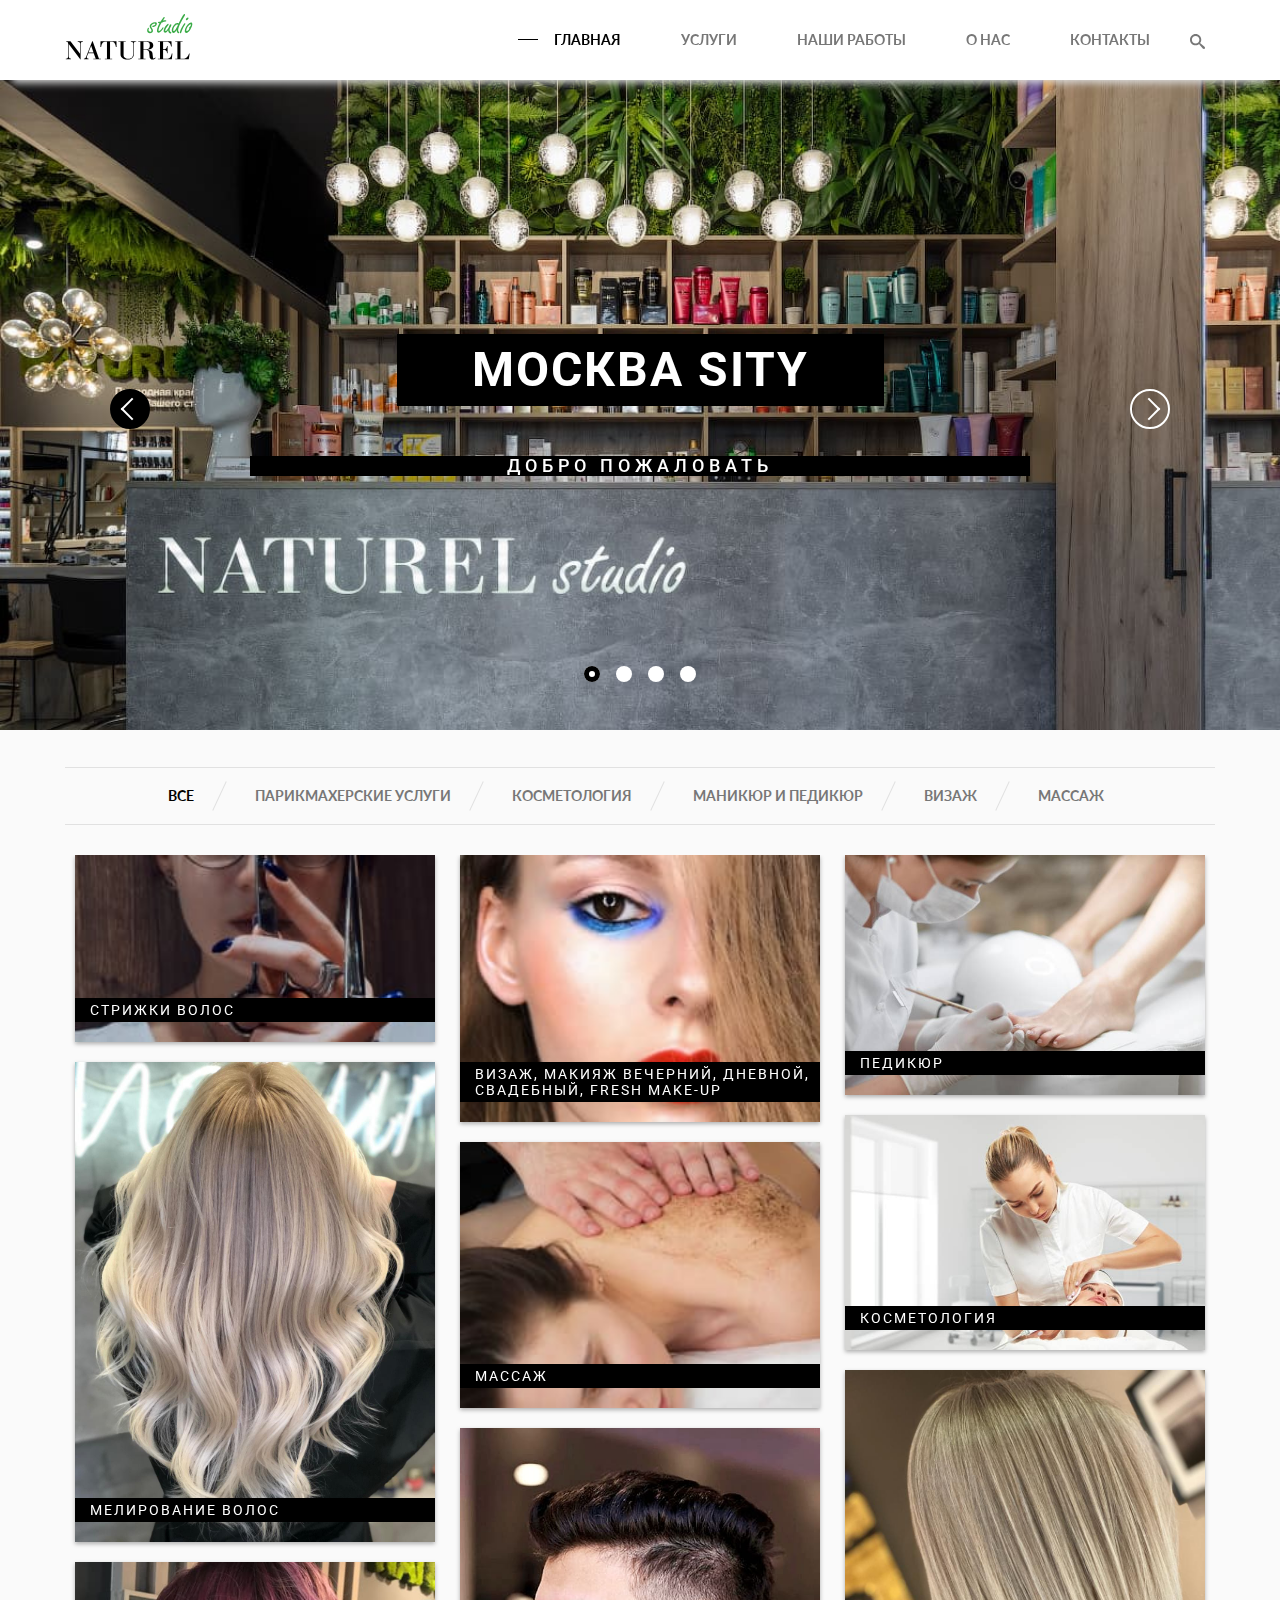
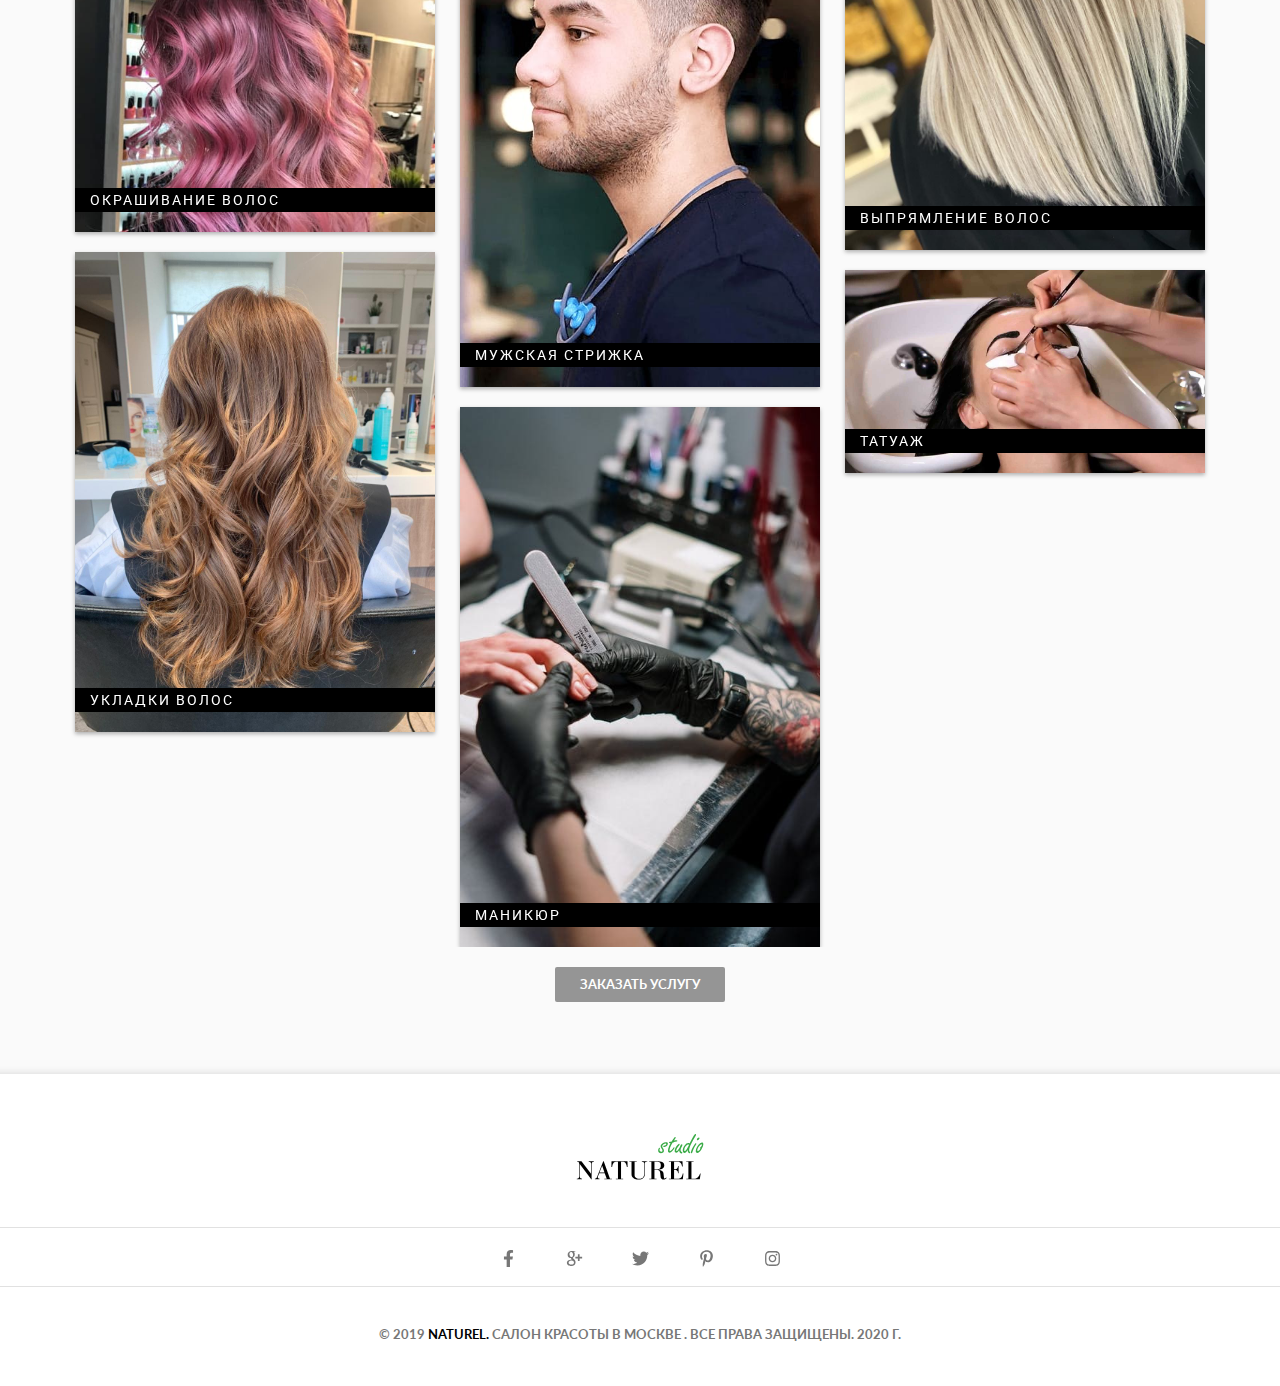
<file: index.html>
<!DOCTYPE html>
<html lang="en">
<head>
    <meta charset="UTF-8">
    <meta name="viewport" content="width=device-width, initial-scale=1.0">
    <title>Document</title>
    <link href="https://fonts.googleapis.com/css2?family=Lato:wght@400;700&family=Roboto:wght@300&display=swap" rel="stylesheet">
    <link rel="stylesheet" href="css/libs.min.css">
    <link rel="stylesheet" href="css/style.min.css">
</head>
<body>


<div class="wrapper">
    <div class="content">
        <header class="header">
            <div class="container">
                <div class="header__inner">
                    <div class="logo">
                        <div class="header__logo">
                            <a href="#" title="Салоны красоты Naturel Studio">
                                <svg xmlns="http://www.w3.org/2000/svg" width="128" height="46" viewBox="0 0 128 46">
                                    <g fill="none" fill-rule="evenodd">
                                        <path fill="#000"
                                            d="M5.455 27.21l9.586 12.658v-10.29c0-.303-.027-.909-.607-1.348-.413-.302-1.13-.494-1.762-.467v-.552h5.315v.552c-1.076-.027-1.653.248-1.956.66-.44.55-.41 1.294-.41 1.815v15.298h-.197L3.723 29.966v12.242c.08 2.008 1.014 2.285 2.393 2.477v.55H.774v-.55c.853.083 1.54-.192 1.953-.717.416-.55.416-1.237.416-1.76V29.195c0-1.02-1.268-1.432-2.067-1.432v-.552h4.38M26.146 31.752l-2.7 6.825h5.07l-2.37-6.825zm-3.828 9.822c-.192.442-.52 1.458-.52 2.011 0 .52.218.741.741.933.302.083.718.14 1.017.167v.55h-4.678v-.55a2.844 2.844 0 0 0 1.621-.798c.332-.359.553-.855.634-1.076l6.087-15.6h.497l6.278 17.474h1.875v.55h-7.576v-.55h2.452l-2.037-5.56h-5.401l-.99 2.45zM41.962 27.763c-.58 0-1.516.027-2.04.108-1.322.194-2.174.855-2.698 1.599-.663 1.016-.992 2.53-1.073 3.412h-.772l.138-5.671h15.975l.135 5.67h-.77c-.083-.468-.304-2.285-1.073-3.411-.524-.774-1.406-1.405-2.369-1.599-.359-.08-.855-.08-2.369-.108v16.922h2.12v.55H39.84v-.55h2.123V27.763M60.722 27.21v.553H58.6v12.879c0 .96.057 1.647.799 2.501.58.744 1.767 1.569 3.858 1.569 2.067 0 3.194-.744 3.718-1.264 1.32-1.27 1.268-2.836 1.268-3.828v-9.932c0-.852-.332-1.24-.556-1.429-.41-.331-.99-.415-1.843-.496v-.552h5.37v.552c-.853.027-1.539-.027-2.008.604-.194.191-.386.66-.386 1.87V40.2c0 1.237-.275 2.584-1.57 3.768-1.074.989-2.7 1.568-4.463 1.568-1.322 0-2.808-.248-3.882-.66-1.325-.523-2.369-1.428-2.895-2.393a5.36 5.36 0 0 1-.494-2.283V27.763H53.4v-.552h7.323M80.393 35.44c1.187 0 2.563-.138 3.556-1.21.688-.742.853-1.626.853-3.027 0-1.238-.302-2.337-1.322-2.917-.715-.415-2.342-.523-2.92-.523h-2.093v7.677h1.926zm.335-8.23c2.752 0 4.379.198 5.506.828.664.359 2.037 1.294 2.037 3.192 0 1.32-.493 2.283-1.349 2.973-1.211.989-3.194 1.347-4.295 1.428v.108c.963.14 2.92.717 3.802 1.598.88.825 1.044 1.847 1.154 2.89.305 2.504.305 3.053.526 3.687.108.302.249.633.686.633.523 0 1.211-.633 1.46-.938l.415.442c-1.023 1.458-2.15 1.485-2.92 1.485-.744 0-1.764-.083-2.509-1.043-.577-.797-.658-2.037-.768-3.11-.222-1.981-.36-3.99-1.323-4.79-.66-.547-1.597-.603-2.45-.603h-2.233v8.695h2.123v.55h-7.328v-.55h2.12V27.763h-2.12v-.552h7.466zM106.459 27.21l.3 5.203h-.659c-.194-1.073-.607-2.367-1.05-3.027-.768-1.127-1.87-1.623-3.496-1.623h-3.47v7.566h.99c.524 0 1.875.057 2.536-1.485.249-.553.36-1.294.44-1.817h.55v7.208h-.55c-.08-.302-.191-1.402-.413-1.898-.523-1.32-1.624-1.458-2.398-1.458h-1.155v8.806h3.937c.469 0 2.341-.084 3.583-1.733.466-.634.855-1.599 1.154-3.332h.664l-.58 5.615H92.877v-.55H95V27.763h-2.123v-.552h13.582M117.591 27.21v.553h-2.123v16.922h3.194c.443 0 1.902-.11 3.278-1.485a8.874 8.874 0 0 0 2.178-3.688h.523l-.855 5.723h-13.523v-.55h2.123V27.763h-2.123v-.552h7.328">
                                        </path>
                                        <path fill="#3AAB47"
                                            d="M89.92 8.211c.653 0 1.144.116 1.47.348.327.232.489.585.489 1.06 0 .62-.232 1.22-.696 1.8-.443.547-1.107.989-1.992 1.326-.483.178-.89.267-1.216.267-.443 0-.664-.194-.664-.582 0-.265.127-.464.38-.601.062-.033.421-.122 1.074-.27a2.36 2.36 0 0 0 1.074-.553c.286-.242.429-.504.429-.79 0-.22-.065-.382-.192-.487-.126-.108-.315-.16-.569-.16-.61 0-1.284.249-2.023.742-.853.558-1.28 1.221-1.28 1.992 0 .547.279 1.232.837 2.051.623.898.934 1.655.934 2.278 0 .924-.41 1.652-1.233 2.177-.505.327-1.08.491-1.724.491-1.012 0-1.781-.364-2.307-1.089-.37-.517-.553-1.127-.553-1.833 0-.822.21-1.512.631-2.07.275-.369.558-.552.855-.552.262 0 .394.105.394.315 0 .084-.048.21-.143.38-.243.45-.361.984-.361 1.596 0 .515.183.951.553 1.31.326.315.699.474 1.122.474.41 0 .731-.137.963-.41.19-.231.286-.528.286-.886 0-.442-.253-1.017-.76-1.723-.697-.967-1.042-1.846-1.042-2.636 0-1.054.572-1.986 1.721-2.795 1.117-.779 2.3-1.17 3.543-1.17M96.687 8.527a25.873 25.873 0 0 0-1.9 3.568c-.83 1.876-1.246 3.278-1.246 4.205 0 .262.054.461.164.598.11.138.278.205.5.205.525 0 1.162-.493 1.912-1.482.472-.612.896-1.224 1.263-1.836.202-.345.418-.52.65-.52.135 0 .251.049.348.143a.427.427 0 0 1 .124.283c0 .39-.51 1.259-1.532 2.61-1.222 1.619-2.34 2.43-3.351 2.43-.537 0-.985-.248-1.344-.74-.221-.319-.332-.766-.332-1.346 0-1.272.367-2.757 1.107-4.453.178-.423.674-1.439 1.486-3.048-.286.073-.502.11-.65.11-.221 0-.416-.053-.583-.159-.232-.148-.348-.331-.348-.552 0-.264.151-.474.459-.63.083-.044.472-.111 1.168-.206a8.3 8.3 0 0 0 1.106-.302c.37-.663.972-1.563 1.803-2.7.464-.631.785-1.04.965-1.232.254-.262.475-.394.664-.394.138 0 .273.073.41.221.127.138.192.273.192.41 0 .275-.297.817-.888 1.628-.388.526-.68.952-.869 1.278 1.171-.316 2.008-.475 2.515-.475.58 0 .869.243.869.728 0 .243-.1.42-.3.536-.105.065-.38.116-.823.16-.178-.011-.974.188-2.387.598a35.96 35.96 0 0 0-1.152.364M103.213 16.284c-.45.63-.852 1.137-1.2 1.515-.61.674-1.217 1.01-1.819 1.01-.515 0-.917-.231-1.2-.695-.2-.326-.3-.714-.3-1.167 0-1.358.58-2.92 1.737-4.676.537-.823 1.072-1.448 1.598-1.88.41-.347.747-.522 1.011-.522.149 0 .284.065.41.191.106.116.16.232.16.345 0 .203-.195.529-.586.981-.874 1.044-1.538 2-1.99 2.874-.527 1.024-.791 1.822-.791 2.401 0 .148.035.259.102.337.068.081.167.121.291.121.54 0 1.287-.768 2.245-2.307.497-.8.923-1.684 1.282-2.652.189-.526.437-.995.742-1.407.297-.367.585-.552.871-.552.157 0 .3.07.427.204a.706.706 0 0 1 .205.49c0 .381-.365 1.233-1.09 2.559-.497.916-.745 1.682-.745 2.29 0 .656.175 1.214.523 1.677.095.124.383.326.87.599.231.137.347.358.347.663 0 .191-.08.353-.245.49a.888.888 0 0 1-.594.205c-.526 0-1.006-.21-1.438-.63-.389-.38-.637-.928-.742-1.645-.022-.094-.049-.366-.08-.82M113.047 10.77c-.283-.19-.531-.284-.741-.284-.888 0-1.725.542-2.515 1.626-1.044 1.412-1.565 2.776-1.565 4.091 0 .16.032.307.095.442.126.264.315.396.569.396.37 0 .817-.358 1.343-1.072.707-.95 1.36-2.073 1.962-3.367.21-.442.415-.884.615-1.326l.143-.302.094-.205zm.537-1.295c1.055-2.202 2.05-4.118 2.99-5.749.906-1.58 1.521-2.574 1.848-2.983.359-.453.696-.68 1.012-.68.17 0 .32.068.458.205a.638.638 0 0 1 .19.442c0 .243-.179.647-.538 1.216a96.01 96.01 0 0 0-4.203 7.501c-1.476 2.96-2.215 5.175-2.215 6.652 0 .598.116 1.073.348 1.42.043.073.232.243.569.505.065.053.094.159.094.318 0 .21-.08.398-.245.571-.162.175-.343.264-.545.264-.243 0-.51-.148-.804-.442a2.573 2.573 0 0 1-.76-1.453c-.03-.231-.068-.663-.112-1.293-1.106 1.989-2.16 2.983-3.162 2.983-.577 0-1.041-.326-1.39-.978a3.06 3.06 0 0 1-.347-1.47c0-1.643.599-3.295 1.802-4.961 1.19-1.642 2.472-2.464 3.842-2.464.378 0 .77.132 1.168.396zM122.817 3.379c.475 0 .712.242.712.727 0 .442-.232.93-.696 1.47-.442.514-.869.773-1.281.773a.62.62 0 0 1-.489-.221.722.722 0 0 1-.191-.507c0-.504.28-1.043.839-1.612.41-.42.78-.63 1.106-.63zm-3.003 5.86c.178 0 .327.067.443.204a.594.594 0 0 1 .126.348c0 .188-.153.504-.458.949-1.096 1.692-1.875 3.088-2.34 4.183a35.33 35.33 0 0 0-1.313 3.477c-.168.525-.432.79-.79.79a.597.597 0 0 1-.505-.254.672.672 0 0 1-.176-.442c0-.315.337-1.37 1.012-3.159.529-1.412 1.381-2.97 2.563-4.676.378-.558.664-.93.853-1.122.189-.199.385-.299.585-.299zM124.398 14.48c-.264-.21-.394-.371-.394-.487 0-.086.167-.318.505-.696.95-1.064 1.422-1.921 1.422-2.574a.457.457 0 0 0-.079-.253.416.416 0 0 0-.394-.237c-.337 0-.833.326-1.486.978-.845.844-1.487 1.712-1.93 2.607-.515 1.021-.774 1.87-.774 2.544 0 .178.046.337.143.474.135.19.31.283.521.283.505 0 1.05-.377 1.627-1.137a4.9 4.9 0 0 0 .618-.978c.16-.337.232-.513.221-.523zm1.643-5.97c.866 0 1.298.529 1.298 1.58 0 1.402-.648 3.175-1.945 5.323-1.411 2.33-2.777 3.49-4.093 3.49-.613 0-1.06-.282-1.344-.851-.148-.286-.221-.625-.221-1.027 0-1.348.461-2.811 1.39-4.39.863-1.464 1.88-2.602 3.05-3.413.686-.474 1.307-.711 1.865-.711z">
                                        </path>
                                    </g>
                                </svg>
                            </a>
                        </div>
                    </div>
                    <div class="header__burger">
                        <span></span>
                    </div>
                    <nav class="header__menu">
                        <ul class="menu__list">
                            <li class="menu__list-item"><a class="menu__list-link active" href="#">Главная</a></li>
                            <li class="menu__list-item"><a class="menu__list-link" href="porfolio_details.html">Услуги</a></li>
                            <li class="menu__list-item"><a class="menu__list-link" href="blog.html">Наши работы</a></li>
                            <li class="menu__list-item"><a class="menu__list-link" href="about.html">О нас</a></li>
                            <li class="menu__list-item"><a class="menu__list-link" href="contact.html">Контакты</a></li>
                            <li class="menu__list-item">
                                <a class="menu__list-search" href="#">
                                    <svg version="1.1" xmlns="http://www.w3.org/2000/svg"
                                        width="512" height="512" viewBox="0 0 512 512">
                                        <title></title>
                                        <g id="icomoon-ignore"></g>
                                        <path fill="currentColor" d="M496.131 435.698l-121.276-103.147c-12.537-11.283-25.945-16.463-36.776-15.963 28.628-33.534
                                            45.921-77.039 45.921-124.588 0-106.039-85.961-192-192-192s-192 85.961-192 192 85.961 192 192 192c47.549
                                            0 91.054-17.293 124.588-45.922-0.5 10.831 4.68 24.239 15.963 36.776l103.147 121.276c17.661 19.623 46.511
                                            21.277 64.11 3.678s15.946-46.449-3.677-64.11zM192 320c-70.692 0-128-57.308-128-128s57.308-128 128-128
                                            128 57.308 128 128-57.307 128-128 128z">
                                        </path>
                                    </svg>
                                </a>
                            </li>
                        </ul>
                    </nav>
                </div>
            </div>
        </header>  <!--header -->
        <section class="slider">
            <div class="container-fluid">
                <div class="slider__inner">

                    <div class="slider__inner-items ibg">
                        <div class="slider__info">
                            <img class="images__slider" src="images/home/slide/homebg.jpg" alt="">
                            <a class="slider__title" href="#">Москва sity</a>
                            <div class="slider__subtitle">Добро пожаловать</div>
                        </div>
                    </div> <!--slider__inner-items -->

                    <div class="slider__inner-items ibg">
                        <div class="slider__info">
                            <img class="images__slider" src="images/home/slide/homebg-2.jpg" alt="">
                            <a class="slider__title" href="#">Академическая</a>
                            <div class="slider__subtitle">Добро пожаловать</div>
                        </div>
                    </div> <!--slider__inner-items -->

                    <div class="slider__inner-items ibg">
                        <div class="slider__info">
                            <img class="images__slider" src="images/home/slide/homebg-4.jpg" alt="">
                            <a class="slider__title" href="#">Комсомольская</a>
                            <div class="slider__subtitle">Добро пожаловать</div>
                        </div>
                    </div> <!--slider__inner-items -->
                    
                    <div class="slider__inner-items ibg">
                        <div class="slider__info">
                            <img class="images__slider" src="images/home/slide/homebg-1.jpg" alt="">
                            <a class="slider__title" href="#">Полянка</a>
                            <div class="slider__subtitle">Добро пожаловать</div>
                        </div>
                    </div> <!--slider__inner-items -->


                </div>
            </div>
        </section> <!--slider -->
        <section class="products">
            <div class="container">
                <div class="products__inner">
                    <div class="products__inner-sort">
                        <button class="products__inner-btn" type="button" data-filter="all">Все</button>
                        <button class="products__inner-btn" type="button" data-filter=".category-a">Парикмахерские услуги</button>
                        <button class="products__inner-btn" type="button" data-filter=".category-b">Косметология</button>
                        <button class="products__inner-btn" type="button" data-filter=".category-c">Маникюр и педикюр</button>
                        <button class="products__inner-btn" type="button" data-filter=".category-d">Визаж</button>
                        <button class="products__inner-btn" type="button" data-filter=".category-i">Массаж</button>
                    </div> <!--products__inner-btn -->
                    <div class="products__box">

                        <div class="products__box-inner">
                            <figure class="products__item mix category-a" data-order="1">
                                <a class="products__item-images" href="#">
                                    <img src="images/home/sort/categories-1.jpg" alt="Dummy Image" class="masonry-content">
                                    <div class="products__item-title">Стрижки волос</div>
                                </a>
                            </figure>

                            
                            <figure class="products__item mix category-a" data-order="1">
                                <a class="products__item-images" href="#">
                                    <img src="images/home/sort/categories-16.jpg" alt="Dummy Image" class="masonry-content">
                                    <div class="products__item-title">Мелирование волос</div>
                                </a>
                            </figure>

                            
                            <figure class="products__item mix category-a" data-order="1">
                                <a class="products__item-images" href="#">
                                    <img src="images/home/sort/categories-7.jpg" alt="Dummy Image" class="masonry-content">
                                    <div class="products__item-title">Окрашивание волос</div>
                                </a>
                            </figure>

                            <figure class="products__item mix category-a" data-order="1">
                                <a class="products__item-images" href="#">
                                    <img src="images/home/sort/categories-8.jpg" alt="Dummy Image" class="masonry-content">
                                    <div class="products__item-title">Укладки волос</div>
                                </a>
                            </figure>

                            
                            <figure class="products__item mix category-d" data-order="1">
                                <a class="products__item-images" href="#">
                                    <img src="images/home/sort/categories-5.jpg" alt="Dummy Image" class="masonry-content">
                                    <div class="products__item-title">Визаж, макияж вечерний, дневной, свадебный, fresh make-up</div>
                                </a>
                            </figure>

                            <figure class="products__item mix category-i" data-order="1">
                                <a class="products__item-images" href="#">
                                    <img src="images/home/sort/categories-20.jpg" alt="Dummy Image" class="masonry-content">
                                    <div class="products__item-title">массаж</div>
                                </a>
                            </figure>

                            
                            <figure class="products__item mix category-a" data-order="1">
                                <a class="products__item-images" href="#">
                                    <img src="images/home/sort/categories-2.jpg" alt="Dummy Image" class="masonry-content">
                                    <div class="products__item-title">мужская стрижка</div>
                                </a>
                            </figure>

                            <figure class="products__item mix category-c" data-order="1">
                                <a class="products__item-images" href="#">
                                    <img src="images/home/sort/categories-12.jpg" alt="Dummy Image" class="masonry-content">
                                    <div class="products__item-title">Маникюр</div>
                                </a>
                            </figure>

                            <figure class="products__item mix category-c" data-order="1">
                                <a class="products__item-images" href="#">
                                    <img src="images/home/sort/categories-14.jpg" alt="Dummy Image" class="masonry-content">
                                    <div class="products__item-title">педикюр</div>
                                </a>
                            </figure>

                            <figure class="products__item mix category-b" data-order="1">
                                <a class="products__item-images" href="#">
                                    <img src="images/home/sort/categories-21.jpg" alt="Dummy Image" class="masonry-content">
                                    <div class="products__item-title">Косметология</div>
                                </a>
                            </figure>

                            <figure class="products__item mix category-a" data-order="1">
                                <a class="products__item-images" href="#">
                                    <img src="images/home/sort/categories-17.jpg" alt="Dummy Image" class="masonry-content">
                                    <div class="products__item-title">Выпрямление волос</div>
                                </a>
                            </figure>

                            <figure class="products__item mix category-d" data-order="1">
                                <a class="products__item-images" href="#">
                                    <img src="images/home/sort/categories-19.jpg" alt="Dummy Image" class="masonry-content">
                                    <div class="products__item-title">Татуаж</div>
                                </a>
                            </figure>

                        </div> <!--products__box-inner -->
                        <button class="products__item-btn">заказать услугу</button>
                    </div> <!--products__box -->
                </div>
            </div>
        </section> <!--products -->

        
    </div> <!--content -->
        <footer class="footer">
                <div class="footer__wrapper">
                    <div class="footer__logo">
                        <a href="#">
                            <svg xmlns="http://www.w3.org/2000/svg" width="128" height="46" viewBox="0 0 128 46">
                                <g fill="none" fill-rule="evenodd">
                                    <path fill="#000"
                                        d="M5.455 27.21l9.586 12.658v-10.29c0-.303-.027-.909-.607-1.348-.413-.302-1.13-.494-1.762-.467v-.552h5.315v.552c-1.076-.027-1.653.248-1.956.66-.44.55-.41 1.294-.41 1.815v15.298h-.197L3.723 29.966v12.242c.08 2.008 1.014 2.285 2.393 2.477v.55H.774v-.55c.853.083 1.54-.192 1.953-.717.416-.55.416-1.237.416-1.76V29.195c0-1.02-1.268-1.432-2.067-1.432v-.552h4.38M26.146 31.752l-2.7 6.825h5.07l-2.37-6.825zm-3.828 9.822c-.192.442-.52 1.458-.52 2.011 0 .52.218.741.741.933.302.083.718.14 1.017.167v.55h-4.678v-.55a2.844 2.844 0 0 0 1.621-.798c.332-.359.553-.855.634-1.076l6.087-15.6h.497l6.278 17.474h1.875v.55h-7.576v-.55h2.452l-2.037-5.56h-5.401l-.99 2.45zM41.962 27.763c-.58 0-1.516.027-2.04.108-1.322.194-2.174.855-2.698 1.599-.663 1.016-.992 2.53-1.073 3.412h-.772l.138-5.671h15.975l.135 5.67h-.77c-.083-.468-.304-2.285-1.073-3.411-.524-.774-1.406-1.405-2.369-1.599-.359-.08-.855-.08-2.369-.108v16.922h2.12v.55H39.84v-.55h2.123V27.763M60.722 27.21v.553H58.6v12.879c0 .96.057 1.647.799 2.501.58.744 1.767 1.569 3.858 1.569 2.067 0 3.194-.744 3.718-1.264 1.32-1.27 1.268-2.836 1.268-3.828v-9.932c0-.852-.332-1.24-.556-1.429-.41-.331-.99-.415-1.843-.496v-.552h5.37v.552c-.853.027-1.539-.027-2.008.604-.194.191-.386.66-.386 1.87V40.2c0 1.237-.275 2.584-1.57 3.768-1.074.989-2.7 1.568-4.463 1.568-1.322 0-2.808-.248-3.882-.66-1.325-.523-2.369-1.428-2.895-2.393a5.36 5.36 0 0 1-.494-2.283V27.763H53.4v-.552h7.323M80.393 35.44c1.187 0 2.563-.138 3.556-1.21.688-.742.853-1.626.853-3.027 0-1.238-.302-2.337-1.322-2.917-.715-.415-2.342-.523-2.92-.523h-2.093v7.677h1.926zm.335-8.23c2.752 0 4.379.198 5.506.828.664.359 2.037 1.294 2.037 3.192 0 1.32-.493 2.283-1.349 2.973-1.211.989-3.194 1.347-4.295 1.428v.108c.963.14 2.92.717 3.802 1.598.88.825 1.044 1.847 1.154 2.89.305 2.504.305 3.053.526 3.687.108.302.249.633.686.633.523 0 1.211-.633 1.46-.938l.415.442c-1.023 1.458-2.15 1.485-2.92 1.485-.744 0-1.764-.083-2.509-1.043-.577-.797-.658-2.037-.768-3.11-.222-1.981-.36-3.99-1.323-4.79-.66-.547-1.597-.603-2.45-.603h-2.233v8.695h2.123v.55h-7.328v-.55h2.12V27.763h-2.12v-.552h7.466zM106.459 27.21l.3 5.203h-.659c-.194-1.073-.607-2.367-1.05-3.027-.768-1.127-1.87-1.623-3.496-1.623h-3.47v7.566h.99c.524 0 1.875.057 2.536-1.485.249-.553.36-1.294.44-1.817h.55v7.208h-.55c-.08-.302-.191-1.402-.413-1.898-.523-1.32-1.624-1.458-2.398-1.458h-1.155v8.806h3.937c.469 0 2.341-.084 3.583-1.733.466-.634.855-1.599 1.154-3.332h.664l-.58 5.615H92.877v-.55H95V27.763h-2.123v-.552h13.582M117.591 27.21v.553h-2.123v16.922h3.194c.443 0 1.902-.11 3.278-1.485a8.874 8.874 0 0 0 2.178-3.688h.523l-.855 5.723h-13.523v-.55h2.123V27.763h-2.123v-.552h7.328">
                                    </path>
                                    <path fill="#3AAB47"
                                        d="M89.92 8.211c.653 0 1.144.116 1.47.348.327.232.489.585.489 1.06 0 .62-.232 1.22-.696 1.8-.443.547-1.107.989-1.992 1.326-.483.178-.89.267-1.216.267-.443 0-.664-.194-.664-.582 0-.265.127-.464.38-.601.062-.033.421-.122 1.074-.27a2.36 2.36 0 0 0 1.074-.553c.286-.242.429-.504.429-.79 0-.22-.065-.382-.192-.487-.126-.108-.315-.16-.569-.16-.61 0-1.284.249-2.023.742-.853.558-1.28 1.221-1.28 1.992 0 .547.279 1.232.837 2.051.623.898.934 1.655.934 2.278 0 .924-.41 1.652-1.233 2.177-.505.327-1.08.491-1.724.491-1.012 0-1.781-.364-2.307-1.089-.37-.517-.553-1.127-.553-1.833 0-.822.21-1.512.631-2.07.275-.369.558-.552.855-.552.262 0 .394.105.394.315 0 .084-.048.21-.143.38-.243.45-.361.984-.361 1.596 0 .515.183.951.553 1.31.326.315.699.474 1.122.474.41 0 .731-.137.963-.41.19-.231.286-.528.286-.886 0-.442-.253-1.017-.76-1.723-.697-.967-1.042-1.846-1.042-2.636 0-1.054.572-1.986 1.721-2.795 1.117-.779 2.3-1.17 3.543-1.17M96.687 8.527a25.873 25.873 0 0 0-1.9 3.568c-.83 1.876-1.246 3.278-1.246 4.205 0 .262.054.461.164.598.11.138.278.205.5.205.525 0 1.162-.493 1.912-1.482.472-.612.896-1.224 1.263-1.836.202-.345.418-.52.65-.52.135 0 .251.049.348.143a.427.427 0 0 1 .124.283c0 .39-.51 1.259-1.532 2.61-1.222 1.619-2.34 2.43-3.351 2.43-.537 0-.985-.248-1.344-.74-.221-.319-.332-.766-.332-1.346 0-1.272.367-2.757 1.107-4.453.178-.423.674-1.439 1.486-3.048-.286.073-.502.11-.65.11-.221 0-.416-.053-.583-.159-.232-.148-.348-.331-.348-.552 0-.264.151-.474.459-.63.083-.044.472-.111 1.168-.206a8.3 8.3 0 0 0 1.106-.302c.37-.663.972-1.563 1.803-2.7.464-.631.785-1.04.965-1.232.254-.262.475-.394.664-.394.138 0 .273.073.41.221.127.138.192.273.192.41 0 .275-.297.817-.888 1.628-.388.526-.68.952-.869 1.278 1.171-.316 2.008-.475 2.515-.475.58 0 .869.243.869.728 0 .243-.1.42-.3.536-.105.065-.38.116-.823.16-.178-.011-.974.188-2.387.598a35.96 35.96 0 0 0-1.152.364M103.213 16.284c-.45.63-.852 1.137-1.2 1.515-.61.674-1.217 1.01-1.819 1.01-.515 0-.917-.231-1.2-.695-.2-.326-.3-.714-.3-1.167 0-1.358.58-2.92 1.737-4.676.537-.823 1.072-1.448 1.598-1.88.41-.347.747-.522 1.011-.522.149 0 .284.065.41.191.106.116.16.232.16.345 0 .203-.195.529-.586.981-.874 1.044-1.538 2-1.99 2.874-.527 1.024-.791 1.822-.791 2.401 0 .148.035.259.102.337.068.081.167.121.291.121.54 0 1.287-.768 2.245-2.307.497-.8.923-1.684 1.282-2.652.189-.526.437-.995.742-1.407.297-.367.585-.552.871-.552.157 0 .3.07.427.204a.706.706 0 0 1 .205.49c0 .381-.365 1.233-1.09 2.559-.497.916-.745 1.682-.745 2.29 0 .656.175 1.214.523 1.677.095.124.383.326.87.599.231.137.347.358.347.663 0 .191-.08.353-.245.49a.888.888 0 0 1-.594.205c-.526 0-1.006-.21-1.438-.63-.389-.38-.637-.928-.742-1.645-.022-.094-.049-.366-.08-.82M113.047 10.77c-.283-.19-.531-.284-.741-.284-.888 0-1.725.542-2.515 1.626-1.044 1.412-1.565 2.776-1.565 4.091 0 .16.032.307.095.442.126.264.315.396.569.396.37 0 .817-.358 1.343-1.072.707-.95 1.36-2.073 1.962-3.367.21-.442.415-.884.615-1.326l.143-.302.094-.205zm.537-1.295c1.055-2.202 2.05-4.118 2.99-5.749.906-1.58 1.521-2.574 1.848-2.983.359-.453.696-.68 1.012-.68.17 0 .32.068.458.205a.638.638 0 0 1 .19.442c0 .243-.179.647-.538 1.216a96.01 96.01 0 0 0-4.203 7.501c-1.476 2.96-2.215 5.175-2.215 6.652 0 .598.116 1.073.348 1.42.043.073.232.243.569.505.065.053.094.159.094.318 0 .21-.08.398-.245.571-.162.175-.343.264-.545.264-.243 0-.51-.148-.804-.442a2.573 2.573 0 0 1-.76-1.453c-.03-.231-.068-.663-.112-1.293-1.106 1.989-2.16 2.983-3.162 2.983-.577 0-1.041-.326-1.39-.978a3.06 3.06 0 0 1-.347-1.47c0-1.643.599-3.295 1.802-4.961 1.19-1.642 2.472-2.464 3.842-2.464.378 0 .77.132 1.168.396zM122.817 3.379c.475 0 .712.242.712.727 0 .442-.232.93-.696 1.47-.442.514-.869.773-1.281.773a.62.62 0 0 1-.489-.221.722.722 0 0 1-.191-.507c0-.504.28-1.043.839-1.612.41-.42.78-.63 1.106-.63zm-3.003 5.86c.178 0 .327.067.443.204a.594.594 0 0 1 .126.348c0 .188-.153.504-.458.949-1.096 1.692-1.875 3.088-2.34 4.183a35.33 35.33 0 0 0-1.313 3.477c-.168.525-.432.79-.79.79a.597.597 0 0 1-.505-.254.672.672 0 0 1-.176-.442c0-.315.337-1.37 1.012-3.159.529-1.412 1.381-2.97 2.563-4.676.378-.558.664-.93.853-1.122.189-.199.385-.299.585-.299zM124.398 14.48c-.264-.21-.394-.371-.394-.487 0-.086.167-.318.505-.696.95-1.064 1.422-1.921 1.422-2.574a.457.457 0 0 0-.079-.253.416.416 0 0 0-.394-.237c-.337 0-.833.326-1.486.978-.845.844-1.487 1.712-1.93 2.607-.515 1.021-.774 1.87-.774 2.544 0 .178.046.337.143.474.135.19.31.283.521.283.505 0 1.05-.377 1.627-1.137a4.9 4.9 0 0 0 .618-.978c.16-.337.232-.513.221-.523zm1.643-5.97c.866 0 1.298.529 1.298 1.58 0 1.402-.648 3.175-1.945 5.323-1.411 2.33-2.777 3.49-4.093 3.49-.613 0-1.06-.282-1.344-.851-.148-.286-.221-.625-.221-1.027 0-1.348.461-2.811 1.39-4.39.863-1.464 1.88-2.602 3.05-3.413.686-.474 1.307-.711 1.865-.711z">
                                    </path>
                                </g>
                            </svg>
                        </a>
                    </div>
                    <div class="footer__social">
                        <ul class="footer__social-inner">

                            <li class="footer__social-item">
                                <a class="footer__social-link" href="#">
                                    <svg aria-hidden="true" focusable="false" data-prefix="fab" data-icon="facebook-f" class="svg-inline--fa fa-facebook-f fa-w-10" role="img" xmlns="http://www.w3.org/2000/svg" viewBox="0 0 320 512">
                                        <path 
                                            fill="currentColor" d="M279.14 288l14.22-92.66h-88.91v-60.13c0-25.35 12.42-50.06 52.24-50.06h40.42V6.26S260.43 0 225.36 0c-73.22 0-121.08 44.38-121.08 124.72v70.62H22.89V288h81.39v224h100.17V288z">
                                        </path>
                                    </svg>
                                </a>
                            </li>

                            <li class="footer__social-item">
                                <a class="footer__social-link" href="#">
                                    <svg version="1.1" xmlns="http://www.w3.org/2000/svg" width="640" height="640" viewBox="0 0 640 640">
                                        <path 
                                            fill="currentColor" d="M63.648 178.848c0 47.808 15.968 82.304 47.424 102.56 25.792 16.64 55.68 19.136 71.232 19.136 3.776 0 6.816-0.192 8.928-0.32 0 0-4.928 32.128 18.88 63.872h-1.088c-41.248 0-175.776 8.608-175.776 119.264 0 112.512 123.552 118.24 148.352 118.24 1.952 0 3.104-0.064 3.104-0.064 0.256 0 2.016 0.064 5.056 0.064 15.904 0 57.024-1.984 95.2-20.576 49.536-24 74.656-65.888 74.656-124.32 0-56.448-38.272-90.048-66.208-114.624-17.056-15.008-31.808-27.936-31.808-40.512 0-12.8 10.784-22.432 24.384-34.624 22.048-19.68 42.848-47.744 42.848-100.8 0-46.624-6.048-77.952-43.328-97.824 3.872-1.984 17.632-3.424 24.416-4.384 20.192-2.752 49.728-5.888 49.728-22.368v-3.168h-147.168c-1.472 0.064-148.832 5.504-148.832 140.448zM301.216 467.264c2.816 44.992-35.68 78.176-93.504 82.368-58.72 4.32-107.040-22.112-109.856-67.072-1.376-21.632 8.128-42.752 26.72-59.616 18.848-17.056 44.736-27.616 72.896-29.696 3.328-0.192 6.624-0.384 9.92-0.384 54.368 0.032 91.168 31.968 93.824 74.4zM262.784 148.032c14.432 50.816-7.36 103.872-42.112 113.696-4 1.12-8.096 1.664-12.288 1.664-31.808 0-63.328-32.192-75.040-76.576-6.528-24.832-5.984-46.656 1.504-67.584 7.328-20.64 20.576-34.496 37.216-39.2 4-1.12 8.128-1.696 12.32-1.696 38.4 0 63.104 15.936 78.4 69.696zM512 256v-96h-64v96h-96v64h96v96h64v-96h96v-64h-96z">
                                        </path>
                                    </svg>
                                </a>
                            </li>

                            <li class="footer__social-item">
                                <a class="footer__social-link" href="#">
                                    <svg aria-hidden="true" focusable="false" data-prefix="fab" data-icon="twitter"
                                        class="svg-inline--fa fa-twitter fa-w-16" role="img" xmlns="http://www.w3.org/2000/svg" viewBox="0 0 512 512">
                                        <path fill="currentColor"
                                            d="M459.37 151.716c.325 4.548.325 9.097.325 13.645 0 138.72-105.583 298.558-298.558 298.558-59.452 0-114.68-17.219-161.137-47.106 8.447.974 16.568 1.299 25.34 1.299 49.055 0 94.213-16.568 130.274-44.832-46.132-.975-84.792-31.188-98.112-72.772 6.498.974 12.995 1.624 19.818 1.624 9.421 0 18.843-1.3 27.614-3.573-48.081-9.747-84.143-51.98-84.143-102.985v-1.299c13.969 7.797 30.214 12.67 47.431 13.319-28.264-18.843-46.781-51.005-46.781-87.391 0-19.492 5.197-37.36 14.294-52.954 51.655 63.675 129.3 105.258 216.365 109.807-1.624-7.797-2.599-15.918-2.599-24.04 0-57.828 46.782-104.934 104.934-104.934 30.213 0 57.502 12.67 76.67 33.137 23.715-4.548 46.456-13.32 66.599-25.34-7.798 24.366-24.366 44.833-46.132 57.827 21.117-2.273 41.584-8.122 60.426-16.243-14.292 20.791-32.161 39.308-52.628 54.253z">
                                        </path>
                                    </svg>
                                </a>
                            </li>
                            <li class="footer__social-item">
                                <a class="footer__social-link" href="#">
                                    <svg aria-hidden="true" focusable="false" data-prefix="fab" data-icon="pinterest-p"
                                        class="svg-inline--fa fa-pinterest-p fa-w-12" role="img" xmlns="http://www.w3.org/2000/svg" viewBox="0 0 384 512">
                                        <path fill="currentColor"
                                            d="M204 6.5C101.4 6.5 0 74.9 0 185.6 0 256 39.6 296 63.6 296c9.9 0 15.6-27.6 15.6-35.4 0-9.3-23.7-29.1-23.7-67.8 0-80.4 61.2-137.4 140.4-137.4 68.1 0 118.5 38.7 118.5 109.8 0 53.1-21.3 152.7-90.3 152.7-24.9 0-46.2-18-46.2-43.8 0-37.8 26.4-74.4 26.4-113.4 0-66.2-93.9-54.2-93.9 25.8 0 16.8 2.1 35.4 9.6 50.7-13.8 59.4-42 147.9-42 209.1 0 18.9 2.7 37.5 4.5 56.4 3.4 3.8 1.7 3.4 6.9 1.5 50.4-69 48.6-82.5 71.4-172.8 12.3 23.4 44.1 36 69.3 36 106.2 0 153.9-103.5 153.9-196.8C384 71.3 298.2 6.5 204 6.5z">
                                        </path>
                                    </svg>
                                </a>
                            </li>
                            <li class="footer__social-item">
                                <a class="footer__social-link" href="#">
                                    <svg aria-hidden="true" focusable="false" data-prefix="fab" data-icon="instagram"
                                        class="svg-inline--fa fa-instagram fa-w-14" role="img" xmlns="http://www.w3.org/2000/svg" viewBox="0 0 448 512">
                                        <path fill="currentColor"
                                            d="M224.1 141c-63.6 0-114.9 51.3-114.9 114.9s51.3 114.9 114.9 114.9S339 319.5 339 255.9 287.7 141 224.1 141zm0 189.6c-41.1 0-74.7-33.5-74.7-74.7s33.5-74.7 74.7-74.7 74.7 33.5 74.7 74.7-33.6 74.7-74.7 74.7zm146.4-194.3c0 14.9-12 26.8-26.8 26.8-14.9 0-26.8-12-26.8-26.8s12-26.8 26.8-26.8 26.8 12 26.8 26.8zm76.1 27.2c-1.7-35.9-9.9-67.7-36.2-93.9-26.2-26.2-58-34.4-93.9-36.2-37-2.1-147.9-2.1-184.9 0-35.8 1.7-67.6 9.9-93.9 36.1s-34.4 58-36.2 93.9c-2.1 37-2.1 147.9 0 184.9 1.7 35.9 9.9 67.7 36.2 93.9s58 34.4 93.9 36.2c37 2.1 147.9 2.1 184.9 0 35.9-1.7 67.7-9.9 93.9-36.2 26.2-26.2 34.4-58 36.2-93.9 2.1-37 2.1-147.8 0-184.8zM398.8 388c-7.8 19.6-22.9 34.7-42.6 42.6-29.5 11.7-99.5 9-132.1 9s-102.7 2.6-132.1-9c-19.6-7.8-34.7-22.9-42.6-42.6-11.7-29.5-9-99.5-9-132.1s-2.6-102.7 9-132.1c7.8-19.6 22.9-34.7 42.6-42.6 29.5-11.7 99.5-9 132.1-9s102.7-2.6 132.1 9c19.6 7.8 34.7 22.9 42.6 42.6 11.7 29.5 9 99.5 9 132.1s2.7 102.7-9 132.1z">
                                        </path>
                                    </svg>
                                </a>
                            </li>
                        </ul>
                    </div>
                    <div class="footer_copyright">© 2019 <a href="#"> NATUREL.</a>  Салон красоты в Москве . Все права защищены. 2020 г.</div>
                </div>
            
        </footer> <!--footer -->
</div> <!--wrapper -->
    <script src="https://ajax.googleapis.com/ajax/libs/jquery/3.4.1/jquery.min.js"></script>
    <script src="js/libs.min.js"></script>  
    <script src="js/main.js"></script>
</body>
</html>
</file>
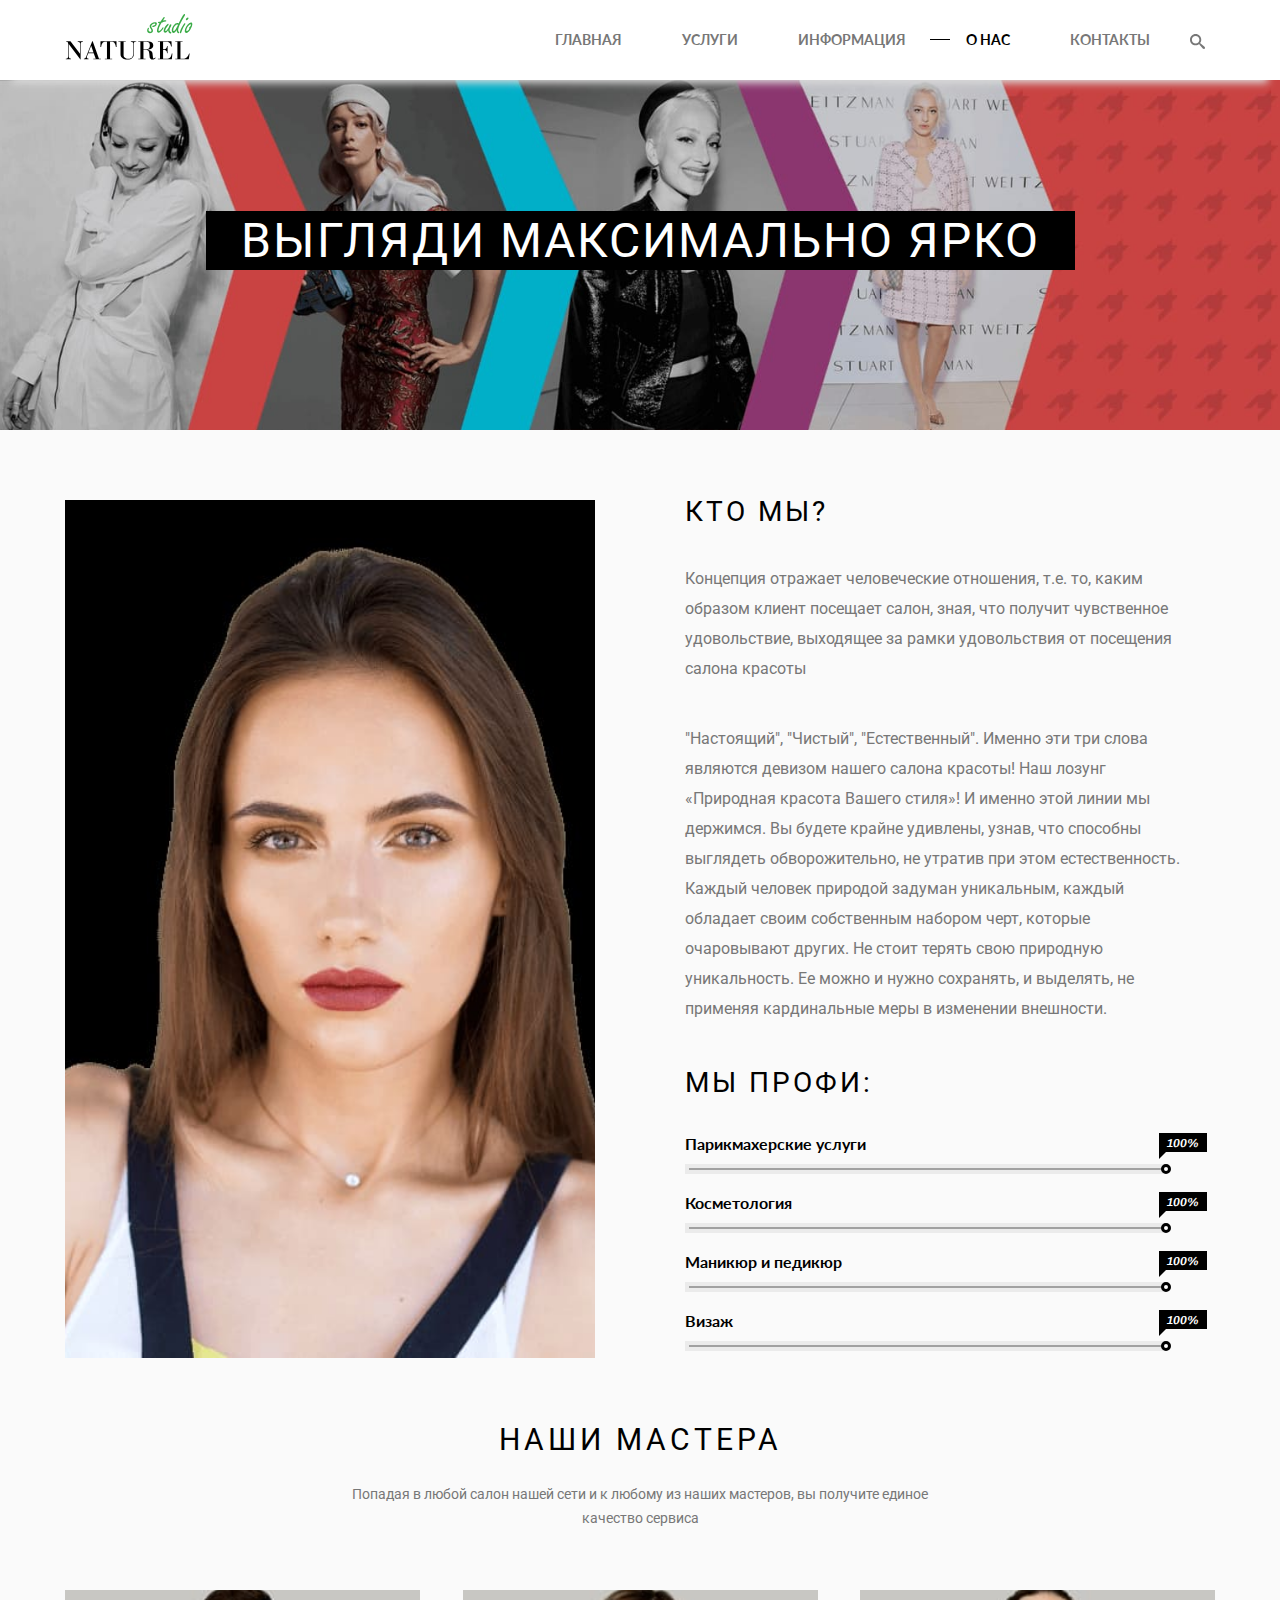
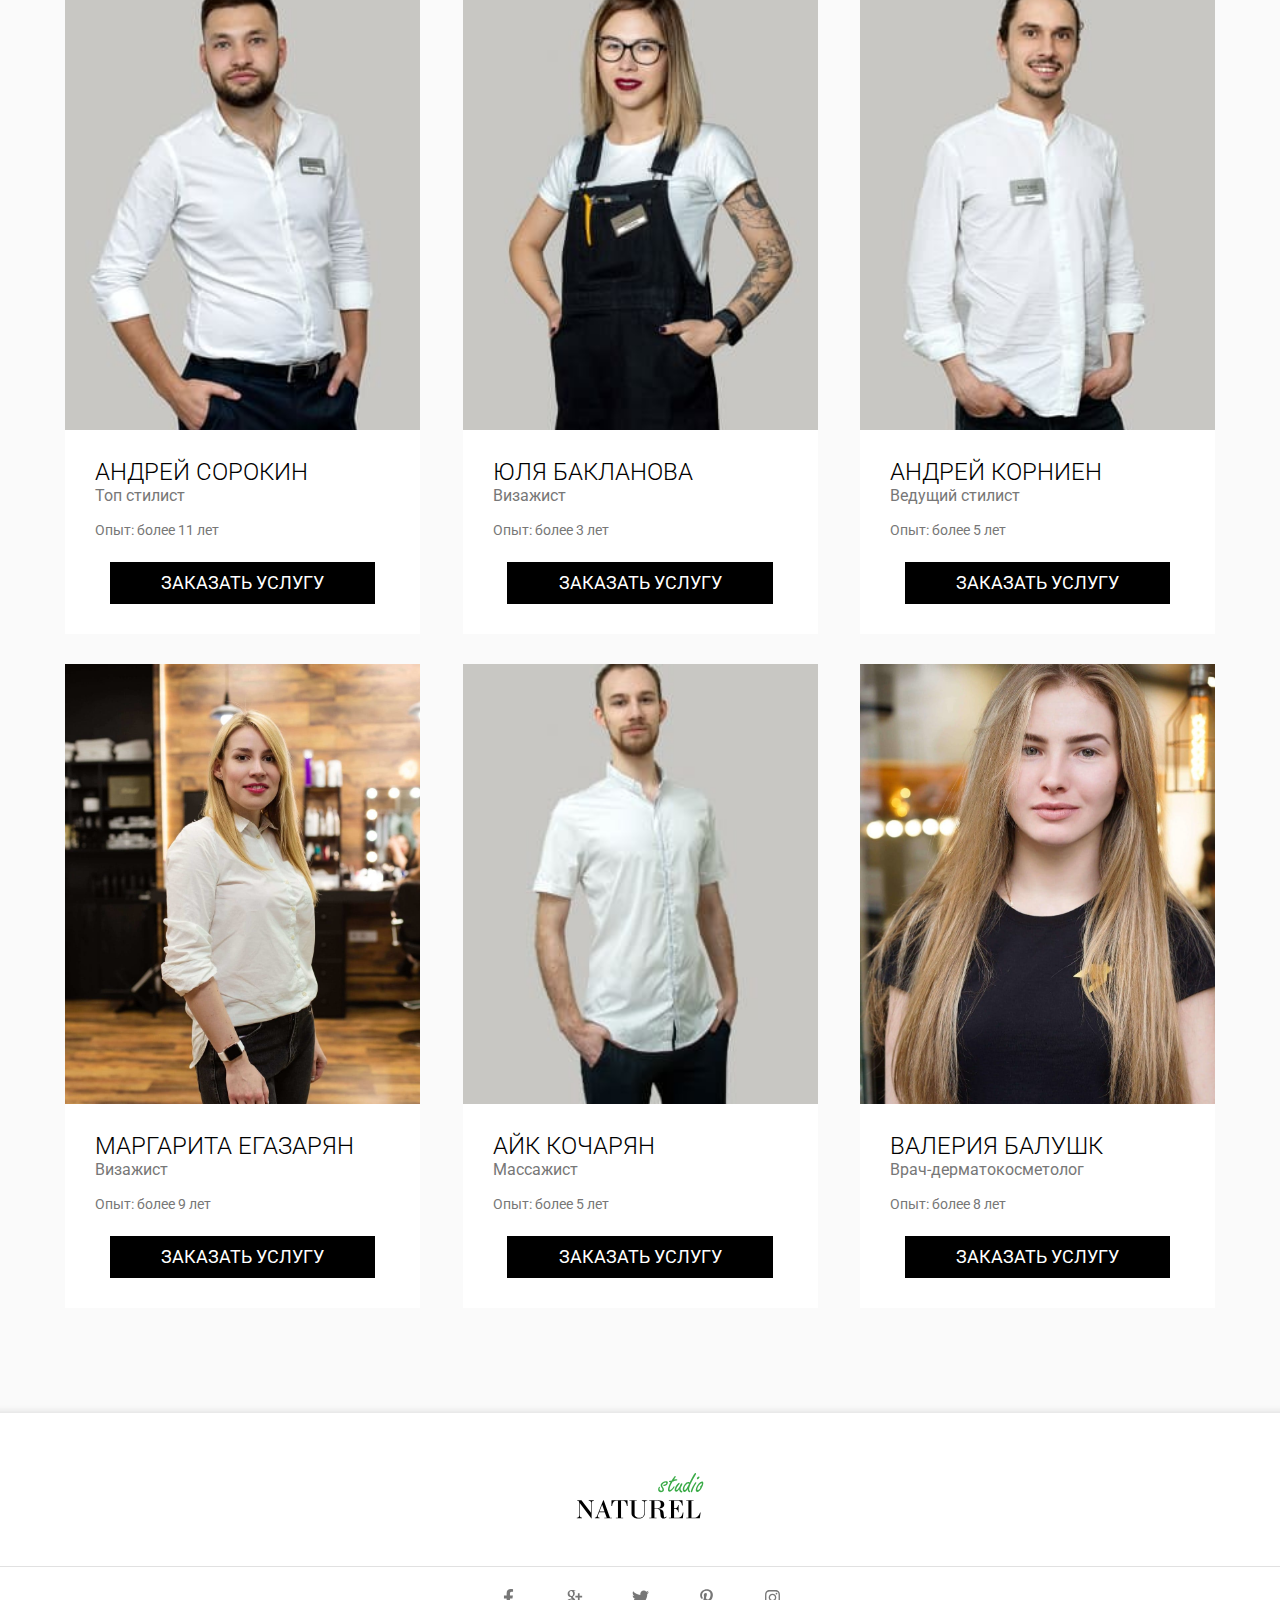
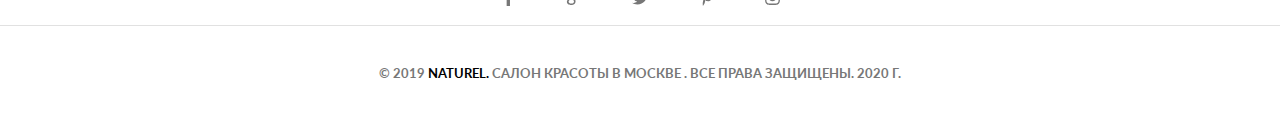
<file: about.html>
<!DOCTYPE html>
<html lang="en">
<head>
    <meta charset="UTF-8">
    <meta name="viewport" content="width=device-width, initial-scale=1.0">
    <title>Document</title>
<link
    href="https://fonts.googleapis.com/css2?family=Lato:ital,wght@0,300;0,400;0,700;1,300&family=Roboto:ital,wght@0,300;0,400;0,500;0,700;1,300&family=Sansita+Swashed:wght@500&display=swap"
    rel="stylesheet">    <link rel="stylesheet" href="css/libs.min.css">
    <link rel="stylesheet" href="css/style.min.css">
</head>
<body>

<div class="wrapper">
    <div class="content">
        <header class="header">
            <div class="container">
                <div class="header__inner">
                    <div class="logo">
                        <div class="logo">
                            <div class="header__logo">
                                <a href="#" title="Салоны красоты Naturel Studio">
                                    <svg xmlns="http://www.w3.org/2000/svg" width="128" height="46" viewBox="0 0 128 46">
                                        <g fill="none" fill-rule="evenodd">
                                            <path fill="#000"
                                                d="M5.455 27.21l9.586 12.658v-10.29c0-.303-.027-.909-.607-1.348-.413-.302-1.13-.494-1.762-.467v-.552h5.315v.552c-1.076-.027-1.653.248-1.956.66-.44.55-.41 1.294-.41 1.815v15.298h-.197L3.723 29.966v12.242c.08 2.008 1.014 2.285 2.393 2.477v.55H.774v-.55c.853.083 1.54-.192 1.953-.717.416-.55.416-1.237.416-1.76V29.195c0-1.02-1.268-1.432-2.067-1.432v-.552h4.38M26.146 31.752l-2.7 6.825h5.07l-2.37-6.825zm-3.828 9.822c-.192.442-.52 1.458-.52 2.011 0 .52.218.741.741.933.302.083.718.14 1.017.167v.55h-4.678v-.55a2.844 2.844 0 0 0 1.621-.798c.332-.359.553-.855.634-1.076l6.087-15.6h.497l6.278 17.474h1.875v.55h-7.576v-.55h2.452l-2.037-5.56h-5.401l-.99 2.45zM41.962 27.763c-.58 0-1.516.027-2.04.108-1.322.194-2.174.855-2.698 1.599-.663 1.016-.992 2.53-1.073 3.412h-.772l.138-5.671h15.975l.135 5.67h-.77c-.083-.468-.304-2.285-1.073-3.411-.524-.774-1.406-1.405-2.369-1.599-.359-.08-.855-.08-2.369-.108v16.922h2.12v.55H39.84v-.55h2.123V27.763M60.722 27.21v.553H58.6v12.879c0 .96.057 1.647.799 2.501.58.744 1.767 1.569 3.858 1.569 2.067 0 3.194-.744 3.718-1.264 1.32-1.27 1.268-2.836 1.268-3.828v-9.932c0-.852-.332-1.24-.556-1.429-.41-.331-.99-.415-1.843-.496v-.552h5.37v.552c-.853.027-1.539-.027-2.008.604-.194.191-.386.66-.386 1.87V40.2c0 1.237-.275 2.584-1.57 3.768-1.074.989-2.7 1.568-4.463 1.568-1.322 0-2.808-.248-3.882-.66-1.325-.523-2.369-1.428-2.895-2.393a5.36 5.36 0 0 1-.494-2.283V27.763H53.4v-.552h7.323M80.393 35.44c1.187 0 2.563-.138 3.556-1.21.688-.742.853-1.626.853-3.027 0-1.238-.302-2.337-1.322-2.917-.715-.415-2.342-.523-2.92-.523h-2.093v7.677h1.926zm.335-8.23c2.752 0 4.379.198 5.506.828.664.359 2.037 1.294 2.037 3.192 0 1.32-.493 2.283-1.349 2.973-1.211.989-3.194 1.347-4.295 1.428v.108c.963.14 2.92.717 3.802 1.598.88.825 1.044 1.847 1.154 2.89.305 2.504.305 3.053.526 3.687.108.302.249.633.686.633.523 0 1.211-.633 1.46-.938l.415.442c-1.023 1.458-2.15 1.485-2.92 1.485-.744 0-1.764-.083-2.509-1.043-.577-.797-.658-2.037-.768-3.11-.222-1.981-.36-3.99-1.323-4.79-.66-.547-1.597-.603-2.45-.603h-2.233v8.695h2.123v.55h-7.328v-.55h2.12V27.763h-2.12v-.552h7.466zM106.459 27.21l.3 5.203h-.659c-.194-1.073-.607-2.367-1.05-3.027-.768-1.127-1.87-1.623-3.496-1.623h-3.47v7.566h.99c.524 0 1.875.057 2.536-1.485.249-.553.36-1.294.44-1.817h.55v7.208h-.55c-.08-.302-.191-1.402-.413-1.898-.523-1.32-1.624-1.458-2.398-1.458h-1.155v8.806h3.937c.469 0 2.341-.084 3.583-1.733.466-.634.855-1.599 1.154-3.332h.664l-.58 5.615H92.877v-.55H95V27.763h-2.123v-.552h13.582M117.591 27.21v.553h-2.123v16.922h3.194c.443 0 1.902-.11 3.278-1.485a8.874 8.874 0 0 0 2.178-3.688h.523l-.855 5.723h-13.523v-.55h2.123V27.763h-2.123v-.552h7.328">
                                            </path>
                                            <path fill="#3AAB47"
                                                d="M89.92 8.211c.653 0 1.144.116 1.47.348.327.232.489.585.489 1.06 0 .62-.232 1.22-.696 1.8-.443.547-1.107.989-1.992 1.326-.483.178-.89.267-1.216.267-.443 0-.664-.194-.664-.582 0-.265.127-.464.38-.601.062-.033.421-.122 1.074-.27a2.36 2.36 0 0 0 1.074-.553c.286-.242.429-.504.429-.79 0-.22-.065-.382-.192-.487-.126-.108-.315-.16-.569-.16-.61 0-1.284.249-2.023.742-.853.558-1.28 1.221-1.28 1.992 0 .547.279 1.232.837 2.051.623.898.934 1.655.934 2.278 0 .924-.41 1.652-1.233 2.177-.505.327-1.08.491-1.724.491-1.012 0-1.781-.364-2.307-1.089-.37-.517-.553-1.127-.553-1.833 0-.822.21-1.512.631-2.07.275-.369.558-.552.855-.552.262 0 .394.105.394.315 0 .084-.048.21-.143.38-.243.45-.361.984-.361 1.596 0 .515.183.951.553 1.31.326.315.699.474 1.122.474.41 0 .731-.137.963-.41.19-.231.286-.528.286-.886 0-.442-.253-1.017-.76-1.723-.697-.967-1.042-1.846-1.042-2.636 0-1.054.572-1.986 1.721-2.795 1.117-.779 2.3-1.17 3.543-1.17M96.687 8.527a25.873 25.873 0 0 0-1.9 3.568c-.83 1.876-1.246 3.278-1.246 4.205 0 .262.054.461.164.598.11.138.278.205.5.205.525 0 1.162-.493 1.912-1.482.472-.612.896-1.224 1.263-1.836.202-.345.418-.52.65-.52.135 0 .251.049.348.143a.427.427 0 0 1 .124.283c0 .39-.51 1.259-1.532 2.61-1.222 1.619-2.34 2.43-3.351 2.43-.537 0-.985-.248-1.344-.74-.221-.319-.332-.766-.332-1.346 0-1.272.367-2.757 1.107-4.453.178-.423.674-1.439 1.486-3.048-.286.073-.502.11-.65.11-.221 0-.416-.053-.583-.159-.232-.148-.348-.331-.348-.552 0-.264.151-.474.459-.63.083-.044.472-.111 1.168-.206a8.3 8.3 0 0 0 1.106-.302c.37-.663.972-1.563 1.803-2.7.464-.631.785-1.04.965-1.232.254-.262.475-.394.664-.394.138 0 .273.073.41.221.127.138.192.273.192.41 0 .275-.297.817-.888 1.628-.388.526-.68.952-.869 1.278 1.171-.316 2.008-.475 2.515-.475.58 0 .869.243.869.728 0 .243-.1.42-.3.536-.105.065-.38.116-.823.16-.178-.011-.974.188-2.387.598a35.96 35.96 0 0 0-1.152.364M103.213 16.284c-.45.63-.852 1.137-1.2 1.515-.61.674-1.217 1.01-1.819 1.01-.515 0-.917-.231-1.2-.695-.2-.326-.3-.714-.3-1.167 0-1.358.58-2.92 1.737-4.676.537-.823 1.072-1.448 1.598-1.88.41-.347.747-.522 1.011-.522.149 0 .284.065.41.191.106.116.16.232.16.345 0 .203-.195.529-.586.981-.874 1.044-1.538 2-1.99 2.874-.527 1.024-.791 1.822-.791 2.401 0 .148.035.259.102.337.068.081.167.121.291.121.54 0 1.287-.768 2.245-2.307.497-.8.923-1.684 1.282-2.652.189-.526.437-.995.742-1.407.297-.367.585-.552.871-.552.157 0 .3.07.427.204a.706.706 0 0 1 .205.49c0 .381-.365 1.233-1.09 2.559-.497.916-.745 1.682-.745 2.29 0 .656.175 1.214.523 1.677.095.124.383.326.87.599.231.137.347.358.347.663 0 .191-.08.353-.245.49a.888.888 0 0 1-.594.205c-.526 0-1.006-.21-1.438-.63-.389-.38-.637-.928-.742-1.645-.022-.094-.049-.366-.08-.82M113.047 10.77c-.283-.19-.531-.284-.741-.284-.888 0-1.725.542-2.515 1.626-1.044 1.412-1.565 2.776-1.565 4.091 0 .16.032.307.095.442.126.264.315.396.569.396.37 0 .817-.358 1.343-1.072.707-.95 1.36-2.073 1.962-3.367.21-.442.415-.884.615-1.326l.143-.302.094-.205zm.537-1.295c1.055-2.202 2.05-4.118 2.99-5.749.906-1.58 1.521-2.574 1.848-2.983.359-.453.696-.68 1.012-.68.17 0 .32.068.458.205a.638.638 0 0 1 .19.442c0 .243-.179.647-.538 1.216a96.01 96.01 0 0 0-4.203 7.501c-1.476 2.96-2.215 5.175-2.215 6.652 0 .598.116 1.073.348 1.42.043.073.232.243.569.505.065.053.094.159.094.318 0 .21-.08.398-.245.571-.162.175-.343.264-.545.264-.243 0-.51-.148-.804-.442a2.573 2.573 0 0 1-.76-1.453c-.03-.231-.068-.663-.112-1.293-1.106 1.989-2.16 2.983-3.162 2.983-.577 0-1.041-.326-1.39-.978a3.06 3.06 0 0 1-.347-1.47c0-1.643.599-3.295 1.802-4.961 1.19-1.642 2.472-2.464 3.842-2.464.378 0 .77.132 1.168.396zM122.817 3.379c.475 0 .712.242.712.727 0 .442-.232.93-.696 1.47-.442.514-.869.773-1.281.773a.62.62 0 0 1-.489-.221.722.722 0 0 1-.191-.507c0-.504.28-1.043.839-1.612.41-.42.78-.63 1.106-.63zm-3.003 5.86c.178 0 .327.067.443.204a.594.594 0 0 1 .126.348c0 .188-.153.504-.458.949-1.096 1.692-1.875 3.088-2.34 4.183a35.33 35.33 0 0 0-1.313 3.477c-.168.525-.432.79-.79.79a.597.597 0 0 1-.505-.254.672.672 0 0 1-.176-.442c0-.315.337-1.37 1.012-3.159.529-1.412 1.381-2.97 2.563-4.676.378-.558.664-.93.853-1.122.189-.199.385-.299.585-.299zM124.398 14.48c-.264-.21-.394-.371-.394-.487 0-.086.167-.318.505-.696.95-1.064 1.422-1.921 1.422-2.574a.457.457 0 0 0-.079-.253.416.416 0 0 0-.394-.237c-.337 0-.833.326-1.486.978-.845.844-1.487 1.712-1.93 2.607-.515 1.021-.774 1.87-.774 2.544 0 .178.046.337.143.474.135.19.31.283.521.283.505 0 1.05-.377 1.627-1.137a4.9 4.9 0 0 0 .618-.978c.16-.337.232-.513.221-.523zm1.643-5.97c.866 0 1.298.529 1.298 1.58 0 1.402-.648 3.175-1.945 5.323-1.411 2.33-2.777 3.49-4.093 3.49-.613 0-1.06-.282-1.344-.851-.148-.286-.221-.625-.221-1.027 0-1.348.461-2.811 1.39-4.39.863-1.464 1.88-2.602 3.05-3.413.686-.474 1.307-.711 1.865-.711z">
                                            </path>
                                        </g>
                                    </svg>
                                </a>
                            </div>
                        </div>
                    </div>
                    <div class="header__burger">
                        <span></span>
                    </div>
                    <nav class="header__menu">
                        <ul class="menu__list">
                            <li class="menu__list-item"><a class="menu__list-link" href="index.html">Главная</a></li>
                            <li class="menu__list-item"><a class="menu__list-link" href="porfolio_details.html">Услуги</a></li>
                            <li class="menu__list-item"><a class="menu__list-link" href="blog.html">Информация</a></li>
                            <li class="menu__list-item"><a class="menu__list-link active" href="about.html">О нас</a></li>
                            <li class="menu__list-item"><a class="menu__list-link" href="contact.html">Контакты</a></li>
                            <li class="menu__list-item">
                                <a class="menu__list-search" href="#">
                                    <svg version="1.1" xmlns="http://www.w3.org/2000/svg"
                                        width="512" height="512" viewBox="0 0 512 512">
                                        <title></title>
                                        <g id="icomoon-ignore"></g>
                                        <path fill="currentColor" d="M496.131 435.698l-121.276-103.147c-12.537-11.283-25.945-16.463-36.776-15.963 28.628-33.534
                                            45.921-77.039 45.921-124.588 0-106.039-85.961-192-192-192s-192 85.961-192 192 85.961 192 192 192c47.549
                                            0 91.054-17.293 124.588-45.922-0.5 10.831 4.68 24.239 15.963 36.776l103.147 121.276c17.661 19.623 46.511
                                            21.277 64.11 3.678s15.946-46.449-3.677-64.11zM192 320c-70.692 0-128-57.308-128-128s57.308-128 128-128
                                            128 57.308 128 128-57.307 128-128 128z">
                                        </path>
                                    </svg>
                                </a>
                            </li>
                        </ul>
                    </nav>
                </div>
            </div>
        </header>  <!--header -->

        <section class="about__intro">
            <div class="intro ibg">
                <img src="images/about/introbg.jpg" alt="">
                <div class="container">
                    <div class="intro__box">
                        <div class="intro__box-inner">
                            <div class="intro__title">выгляди максимально ярко</div>
                        </div>
                    </div>
                </div>   
            </div>
        </section> <!--about__intro -->

        <section class="about">
            <div class="container">
                <div class="about__inner">
                    <div class="about__img ibg">
                        <img src="images/about/about__images1.jpg" alt="">
                    </div>
                    <div class="about__box">
                        <div class="about__box-inner">
                            <div class="about__box-title">Кто мы?</div>
                            <div>
                                <p class="about__box-text">Концепция отражает человеческие отношения, т.е. то, каким образом
                                    клиент посещает салон, зная, что получит чувственное
                                    удовольствие, выходящее за рамки удовольствия от посещения салона красоты
                                </p>
                                <p class="about__box-text">"Настоящий", "Чистый", "Естественный". Именно эти три слова являются
                                    девизом нашего салона красоты! Наш лозунг
                                    «Природная красота Вашего стиля»! И именно этой линии мы держимся. Вы будете крайне
                                    удивлены, узнав, что способны
                                    выглядеть обворожительно, не утратив при этом естественность. Каждый человек природой
                                    задуман уникальным, каждый
                                    обладает своим собственным набором черт, которые очаровывают других. Не стоит терять свою
                                    природную уникальность. Ее
                                    можно и нужно сохранять, и выделять, не применяя кардинальные меры в изменении внешности.
                                </p>
                            </div>
        
                            <div class="about__box-items">
                                <div class="about__box-title">Мы профи:</div>
        
                                <div class="about__box-item">
                                    <div class="about__box-item__head" style="max-width: 100%;">
                                        <div class="about__box-item__name">Парикмахерские услуги</div>
                                        <div class="about__box-item__number">
                                            <span>100%</span>
                                        </div>
                                    </div>
                                    <div class="about__box-item__line">
                                        <span style="max-width: 100%;"></span>
                                    </div>
                                </div>
        
                                <div class="about__box-item">
                                    <div class="about__box-item__head" style="max-width: 100%;">
                                        <div class="about__box-item__name">Косметология</div>
                                        <div class="about__box-item__number">
                                            <span>100%</span>
                                        </div>
                                    </div>
                                    <div class="about__box-item__line">
                                        <span style="max-width: 100%;"></span>
                                    </div>
                                </div>
                                <div class="about__box-item">
                                    <div class="about__box-item__head" style="max-width: 100%;">
                                        <div class="about__box-item__name">Маникюр и педикюр</div>
                                        <div class="about__box-item__number">
                                            <span>100%</span>
                                        </div>
                                    </div>
                                    <div class="about__box-item__line">
                                        <span style="max-width: 100%;"></span>
                                    </div>
                                </div>
                                <div class="about__box-item">
                                    <div class="about__box-item__head" style="max-width: 100%;">
                                        <div class="about__box-item__name">Визаж</div>
                                        <div class="about__box-item__number">
                                            <span>100%</span>
                                        </div>
                                    </div>
                                    <div class="about__box-item__line">
                                        <span style="max-width: 100%;"></span>
                                    </div>
                                </div>
        
                            </div>
                        </div>
                    </div>
                </div>
            </div>
        </section> <!--about -->
      
        <section class="team">
            <div class="container">
                <div class="team__head">
                    <div class="team__title">Наши мастера</div>
                    <div class="team__suptitle">Попадая в любой салон нашей сети и к любому из наших мастеров, вы получите
                        единое качество сервиса
                    </div>
                </div>
                <div class="team__inner">

                    <div class="team__item">
                        <div class="team__item-inner">
                            <div class="team__images ibg">
                                <img src="images/about/team1.jpg" alt="">
                            </div>
                        </div>
                        <div class="team__item-info">
                            <div class="team__name">Андрей Сорокин</div>
                            <div class="team__prof">Топ стилист</div>
                            <div class="team__text">
                                Опыт: более 11 лет
                            </div>
                            <a class="team__item-info__btn" href="#">заказать услугу</a>
                        </div>
                    </div>

                    <div class="team__item">
                        <div class="team__item-inner">
                            <div class="team__images ibg">
                                <img src="images/about/team2.jpg" alt="">
                            </div>
                        </div>
                        <div class="team__item-info">
                            <div class="team__name">Юля Бакланова</div>
                            <div class="team__prof">Визажист</div>
                            <div class="team__text">
                                Опыт: более 3 лет
                            </div>
                            <a class="team__item-info__btn" href="#">заказать услугу</a>
                        </div>
                    </div>

                    <div class="team__item">
                        <div class="team__item-inner">
                            <div class="team__images ibg">
                                <img src="images/about/team3.jpg" alt="">
                            </div>
                        </div>
                        <div class="team__item-info">
                            <div class="team__name">Андрей Корниен</div>
                            <div class="team__prof">Ведущий стилист</div>
                            <div class="team__text">
                                Опыт: более 5 лет
                            </div>
                            <a class="team__item-info__btn" href="#">заказать услугу</a>
                        </div>
                    </div>
                    <div class="team__item">
                        <div class="team__item-inner">
                            <div class="team__images ibg">
                                <img src="images/about/team6.jpg" alt="">
                            </div>
                        </div>
                        <div class="team__item-info">
                            <div class="team__name">Маргарита Егазарян</div>
                            <div class="team__prof">Визажист</div>
                            <div class="team__text">
                                Опыт: более 9 лет
                            </div>
                            <a class="team__item-info__btn" href="#">заказать услугу</a>
                        </div>
                    </div>
                    <div class="team__item">
                        <div class="team__item-inner">
                            <div class="team__images ibg">
                                <img src="images/about/team9.jpg" alt="">
                            </div>
                        </div>
                        <div class="team__item-info">
                            <div class="team__name">Айк Кочарян</div>
                            <div class="team__prof">Массажист</div>
                            <div class="team__text">
                                Опыт: более 5 лет
                            </div>
                            <a class="team__item-info__btn" href="#">заказать услугу</a>
                        </div>
                    </div>
                    <div class="team__item">
                        <div class="team__item-inner">
                            <div class="team__images ibg">
                                <img src="images/about/team7.jpg" alt="">
                            </div>
                        </div>
                        <div class="team__item-info">
                            <div class="team__name">Валерия Балушк</div>
                            <div class="team__prof">Врач-дерматокосметолог</div>
                            <div class="team__text">
                                Опыт: более 8 лет
                            </div>
                            <a class="team__item-info__btn" href="#">заказать услугу</a>
                        </div>
                    </div>

                </div>
            </div>
        </section> <!--team -->
       
    </div> <!--content -->
        <footer class="footer">
            <div class="footer__wrapper">
                <div class="footer__logo">
                    <a href="#">
                        <svg xmlns="http://www.w3.org/2000/svg" width="128" height="46" viewBox="0 0 128 46">
                            <g fill="none" fill-rule="evenodd">
                                <path fill="#000"
                                    d="M5.455 27.21l9.586 12.658v-10.29c0-.303-.027-.909-.607-1.348-.413-.302-1.13-.494-1.762-.467v-.552h5.315v.552c-1.076-.027-1.653.248-1.956.66-.44.55-.41 1.294-.41 1.815v15.298h-.197L3.723 29.966v12.242c.08 2.008 1.014 2.285 2.393 2.477v.55H.774v-.55c.853.083 1.54-.192 1.953-.717.416-.55.416-1.237.416-1.76V29.195c0-1.02-1.268-1.432-2.067-1.432v-.552h4.38M26.146 31.752l-2.7 6.825h5.07l-2.37-6.825zm-3.828 9.822c-.192.442-.52 1.458-.52 2.011 0 .52.218.741.741.933.302.083.718.14 1.017.167v.55h-4.678v-.55a2.844 2.844 0 0 0 1.621-.798c.332-.359.553-.855.634-1.076l6.087-15.6h.497l6.278 17.474h1.875v.55h-7.576v-.55h2.452l-2.037-5.56h-5.401l-.99 2.45zM41.962 27.763c-.58 0-1.516.027-2.04.108-1.322.194-2.174.855-2.698 1.599-.663 1.016-.992 2.53-1.073 3.412h-.772l.138-5.671h15.975l.135 5.67h-.77c-.083-.468-.304-2.285-1.073-3.411-.524-.774-1.406-1.405-2.369-1.599-.359-.08-.855-.08-2.369-.108v16.922h2.12v.55H39.84v-.55h2.123V27.763M60.722 27.21v.553H58.6v12.879c0 .96.057 1.647.799 2.501.58.744 1.767 1.569 3.858 1.569 2.067 0 3.194-.744 3.718-1.264 1.32-1.27 1.268-2.836 1.268-3.828v-9.932c0-.852-.332-1.24-.556-1.429-.41-.331-.99-.415-1.843-.496v-.552h5.37v.552c-.853.027-1.539-.027-2.008.604-.194.191-.386.66-.386 1.87V40.2c0 1.237-.275 2.584-1.57 3.768-1.074.989-2.7 1.568-4.463 1.568-1.322 0-2.808-.248-3.882-.66-1.325-.523-2.369-1.428-2.895-2.393a5.36 5.36 0 0 1-.494-2.283V27.763H53.4v-.552h7.323M80.393 35.44c1.187 0 2.563-.138 3.556-1.21.688-.742.853-1.626.853-3.027 0-1.238-.302-2.337-1.322-2.917-.715-.415-2.342-.523-2.92-.523h-2.093v7.677h1.926zm.335-8.23c2.752 0 4.379.198 5.506.828.664.359 2.037 1.294 2.037 3.192 0 1.32-.493 2.283-1.349 2.973-1.211.989-3.194 1.347-4.295 1.428v.108c.963.14 2.92.717 3.802 1.598.88.825 1.044 1.847 1.154 2.89.305 2.504.305 3.053.526 3.687.108.302.249.633.686.633.523 0 1.211-.633 1.46-.938l.415.442c-1.023 1.458-2.15 1.485-2.92 1.485-.744 0-1.764-.083-2.509-1.043-.577-.797-.658-2.037-.768-3.11-.222-1.981-.36-3.99-1.323-4.79-.66-.547-1.597-.603-2.45-.603h-2.233v8.695h2.123v.55h-7.328v-.55h2.12V27.763h-2.12v-.552h7.466zM106.459 27.21l.3 5.203h-.659c-.194-1.073-.607-2.367-1.05-3.027-.768-1.127-1.87-1.623-3.496-1.623h-3.47v7.566h.99c.524 0 1.875.057 2.536-1.485.249-.553.36-1.294.44-1.817h.55v7.208h-.55c-.08-.302-.191-1.402-.413-1.898-.523-1.32-1.624-1.458-2.398-1.458h-1.155v8.806h3.937c.469 0 2.341-.084 3.583-1.733.466-.634.855-1.599 1.154-3.332h.664l-.58 5.615H92.877v-.55H95V27.763h-2.123v-.552h13.582M117.591 27.21v.553h-2.123v16.922h3.194c.443 0 1.902-.11 3.278-1.485a8.874 8.874 0 0 0 2.178-3.688h.523l-.855 5.723h-13.523v-.55h2.123V27.763h-2.123v-.552h7.328">
                                </path>
                                <path fill="#3AAB47"
                                    d="M89.92 8.211c.653 0 1.144.116 1.47.348.327.232.489.585.489 1.06 0 .62-.232 1.22-.696 1.8-.443.547-1.107.989-1.992 1.326-.483.178-.89.267-1.216.267-.443 0-.664-.194-.664-.582 0-.265.127-.464.38-.601.062-.033.421-.122 1.074-.27a2.36 2.36 0 0 0 1.074-.553c.286-.242.429-.504.429-.79 0-.22-.065-.382-.192-.487-.126-.108-.315-.16-.569-.16-.61 0-1.284.249-2.023.742-.853.558-1.28 1.221-1.28 1.992 0 .547.279 1.232.837 2.051.623.898.934 1.655.934 2.278 0 .924-.41 1.652-1.233 2.177-.505.327-1.08.491-1.724.491-1.012 0-1.781-.364-2.307-1.089-.37-.517-.553-1.127-.553-1.833 0-.822.21-1.512.631-2.07.275-.369.558-.552.855-.552.262 0 .394.105.394.315 0 .084-.048.21-.143.38-.243.45-.361.984-.361 1.596 0 .515.183.951.553 1.31.326.315.699.474 1.122.474.41 0 .731-.137.963-.41.19-.231.286-.528.286-.886 0-.442-.253-1.017-.76-1.723-.697-.967-1.042-1.846-1.042-2.636 0-1.054.572-1.986 1.721-2.795 1.117-.779 2.3-1.17 3.543-1.17M96.687 8.527a25.873 25.873 0 0 0-1.9 3.568c-.83 1.876-1.246 3.278-1.246 4.205 0 .262.054.461.164.598.11.138.278.205.5.205.525 0 1.162-.493 1.912-1.482.472-.612.896-1.224 1.263-1.836.202-.345.418-.52.65-.52.135 0 .251.049.348.143a.427.427 0 0 1 .124.283c0 .39-.51 1.259-1.532 2.61-1.222 1.619-2.34 2.43-3.351 2.43-.537 0-.985-.248-1.344-.74-.221-.319-.332-.766-.332-1.346 0-1.272.367-2.757 1.107-4.453.178-.423.674-1.439 1.486-3.048-.286.073-.502.11-.65.11-.221 0-.416-.053-.583-.159-.232-.148-.348-.331-.348-.552 0-.264.151-.474.459-.63.083-.044.472-.111 1.168-.206a8.3 8.3 0 0 0 1.106-.302c.37-.663.972-1.563 1.803-2.7.464-.631.785-1.04.965-1.232.254-.262.475-.394.664-.394.138 0 .273.073.41.221.127.138.192.273.192.41 0 .275-.297.817-.888 1.628-.388.526-.68.952-.869 1.278 1.171-.316 2.008-.475 2.515-.475.58 0 .869.243.869.728 0 .243-.1.42-.3.536-.105.065-.38.116-.823.16-.178-.011-.974.188-2.387.598a35.96 35.96 0 0 0-1.152.364M103.213 16.284c-.45.63-.852 1.137-1.2 1.515-.61.674-1.217 1.01-1.819 1.01-.515 0-.917-.231-1.2-.695-.2-.326-.3-.714-.3-1.167 0-1.358.58-2.92 1.737-4.676.537-.823 1.072-1.448 1.598-1.88.41-.347.747-.522 1.011-.522.149 0 .284.065.41.191.106.116.16.232.16.345 0 .203-.195.529-.586.981-.874 1.044-1.538 2-1.99 2.874-.527 1.024-.791 1.822-.791 2.401 0 .148.035.259.102.337.068.081.167.121.291.121.54 0 1.287-.768 2.245-2.307.497-.8.923-1.684 1.282-2.652.189-.526.437-.995.742-1.407.297-.367.585-.552.871-.552.157 0 .3.07.427.204a.706.706 0 0 1 .205.49c0 .381-.365 1.233-1.09 2.559-.497.916-.745 1.682-.745 2.29 0 .656.175 1.214.523 1.677.095.124.383.326.87.599.231.137.347.358.347.663 0 .191-.08.353-.245.49a.888.888 0 0 1-.594.205c-.526 0-1.006-.21-1.438-.63-.389-.38-.637-.928-.742-1.645-.022-.094-.049-.366-.08-.82M113.047 10.77c-.283-.19-.531-.284-.741-.284-.888 0-1.725.542-2.515 1.626-1.044 1.412-1.565 2.776-1.565 4.091 0 .16.032.307.095.442.126.264.315.396.569.396.37 0 .817-.358 1.343-1.072.707-.95 1.36-2.073 1.962-3.367.21-.442.415-.884.615-1.326l.143-.302.094-.205zm.537-1.295c1.055-2.202 2.05-4.118 2.99-5.749.906-1.58 1.521-2.574 1.848-2.983.359-.453.696-.68 1.012-.68.17 0 .32.068.458.205a.638.638 0 0 1 .19.442c0 .243-.179.647-.538 1.216a96.01 96.01 0 0 0-4.203 7.501c-1.476 2.96-2.215 5.175-2.215 6.652 0 .598.116 1.073.348 1.42.043.073.232.243.569.505.065.053.094.159.094.318 0 .21-.08.398-.245.571-.162.175-.343.264-.545.264-.243 0-.51-.148-.804-.442a2.573 2.573 0 0 1-.76-1.453c-.03-.231-.068-.663-.112-1.293-1.106 1.989-2.16 2.983-3.162 2.983-.577 0-1.041-.326-1.39-.978a3.06 3.06 0 0 1-.347-1.47c0-1.643.599-3.295 1.802-4.961 1.19-1.642 2.472-2.464 3.842-2.464.378 0 .77.132 1.168.396zM122.817 3.379c.475 0 .712.242.712.727 0 .442-.232.93-.696 1.47-.442.514-.869.773-1.281.773a.62.62 0 0 1-.489-.221.722.722 0 0 1-.191-.507c0-.504.28-1.043.839-1.612.41-.42.78-.63 1.106-.63zm-3.003 5.86c.178 0 .327.067.443.204a.594.594 0 0 1 .126.348c0 .188-.153.504-.458.949-1.096 1.692-1.875 3.088-2.34 4.183a35.33 35.33 0 0 0-1.313 3.477c-.168.525-.432.79-.79.79a.597.597 0 0 1-.505-.254.672.672 0 0 1-.176-.442c0-.315.337-1.37 1.012-3.159.529-1.412 1.381-2.97 2.563-4.676.378-.558.664-.93.853-1.122.189-.199.385-.299.585-.299zM124.398 14.48c-.264-.21-.394-.371-.394-.487 0-.086.167-.318.505-.696.95-1.064 1.422-1.921 1.422-2.574a.457.457 0 0 0-.079-.253.416.416 0 0 0-.394-.237c-.337 0-.833.326-1.486.978-.845.844-1.487 1.712-1.93 2.607-.515 1.021-.774 1.87-.774 2.544 0 .178.046.337.143.474.135.19.31.283.521.283.505 0 1.05-.377 1.627-1.137a4.9 4.9 0 0 0 .618-.978c.16-.337.232-.513.221-.523zm1.643-5.97c.866 0 1.298.529 1.298 1.58 0 1.402-.648 3.175-1.945 5.323-1.411 2.33-2.777 3.49-4.093 3.49-.613 0-1.06-.282-1.344-.851-.148-.286-.221-.625-.221-1.027 0-1.348.461-2.811 1.39-4.39.863-1.464 1.88-2.602 3.05-3.413.686-.474 1.307-.711 1.865-.711z">
                                </path>
                            </g>
                        </svg>
                    </a>
                </div>
                <div class="footer__social">
                    <ul class="footer__social-inner">
        
                        <li class="footer__social-item">
                            <a class="footer__social-link" href="#">
                                <svg aria-hidden="true" focusable="false" data-prefix="fab" data-icon="facebook-f"
                                    class="svg-inline--fa fa-facebook-f fa-w-10" role="img" xmlns="http://www.w3.org/2000/svg"
                                    viewBox="0 0 320 512">
                                    <path fill="currentColor"
                                        d="M279.14 288l14.22-92.66h-88.91v-60.13c0-25.35 12.42-50.06 52.24-50.06h40.42V6.26S260.43 0 225.36 0c-73.22 0-121.08 44.38-121.08 124.72v70.62H22.89V288h81.39v224h100.17V288z">
                                    </path>
                                </svg>
                            </a>
                        </li>
        
                        <li class="footer__social-item">
                            <a class="footer__social-link" href="#">
                                <svg version="1.1" xmlns="http://www.w3.org/2000/svg" width="640" height="640"
                                    viewBox="0 0 640 640">
                                    <path fill="currentColor"
                                        d="M63.648 178.848c0 47.808 15.968 82.304 47.424 102.56 25.792 16.64 55.68 19.136 71.232 19.136 3.776 0 6.816-0.192 8.928-0.32 0 0-4.928 32.128 18.88 63.872h-1.088c-41.248 0-175.776 8.608-175.776 119.264 0 112.512 123.552 118.24 148.352 118.24 1.952 0 3.104-0.064 3.104-0.064 0.256 0 2.016 0.064 5.056 0.064 15.904 0 57.024-1.984 95.2-20.576 49.536-24 74.656-65.888 74.656-124.32 0-56.448-38.272-90.048-66.208-114.624-17.056-15.008-31.808-27.936-31.808-40.512 0-12.8 10.784-22.432 24.384-34.624 22.048-19.68 42.848-47.744 42.848-100.8 0-46.624-6.048-77.952-43.328-97.824 3.872-1.984 17.632-3.424 24.416-4.384 20.192-2.752 49.728-5.888 49.728-22.368v-3.168h-147.168c-1.472 0.064-148.832 5.504-148.832 140.448zM301.216 467.264c2.816 44.992-35.68 78.176-93.504 82.368-58.72 4.32-107.040-22.112-109.856-67.072-1.376-21.632 8.128-42.752 26.72-59.616 18.848-17.056 44.736-27.616 72.896-29.696 3.328-0.192 6.624-0.384 9.92-0.384 54.368 0.032 91.168 31.968 93.824 74.4zM262.784 148.032c14.432 50.816-7.36 103.872-42.112 113.696-4 1.12-8.096 1.664-12.288 1.664-31.808 0-63.328-32.192-75.040-76.576-6.528-24.832-5.984-46.656 1.504-67.584 7.328-20.64 20.576-34.496 37.216-39.2 4-1.12 8.128-1.696 12.32-1.696 38.4 0 63.104 15.936 78.4 69.696zM512 256v-96h-64v96h-96v64h96v96h64v-96h96v-64h-96z">
                                    </path>
                                </svg>
                            </a>
                        </li>
        
                        <li class="footer__social-item">
                            <a class="footer__social-link" href="#">
                                <svg aria-hidden="true" focusable="false" data-prefix="fab" data-icon="twitter"
                                    class="svg-inline--fa fa-twitter fa-w-16" role="img" xmlns="http://www.w3.org/2000/svg"
                                    viewBox="0 0 512 512">
                                    <path fill="currentColor"
                                        d="M459.37 151.716c.325 4.548.325 9.097.325 13.645 0 138.72-105.583 298.558-298.558 298.558-59.452 0-114.68-17.219-161.137-47.106 8.447.974 16.568 1.299 25.34 1.299 49.055 0 94.213-16.568 130.274-44.832-46.132-.975-84.792-31.188-98.112-72.772 6.498.974 12.995 1.624 19.818 1.624 9.421 0 18.843-1.3 27.614-3.573-48.081-9.747-84.143-51.98-84.143-102.985v-1.299c13.969 7.797 30.214 12.67 47.431 13.319-28.264-18.843-46.781-51.005-46.781-87.391 0-19.492 5.197-37.36 14.294-52.954 51.655 63.675 129.3 105.258 216.365 109.807-1.624-7.797-2.599-15.918-2.599-24.04 0-57.828 46.782-104.934 104.934-104.934 30.213 0 57.502 12.67 76.67 33.137 23.715-4.548 46.456-13.32 66.599-25.34-7.798 24.366-24.366 44.833-46.132 57.827 21.117-2.273 41.584-8.122 60.426-16.243-14.292 20.791-32.161 39.308-52.628 54.253z">
                                    </path>
                                </svg>
                            </a>
                        </li>
                        <li class="footer__social-item">
                            <a class="footer__social-link" href="#">
                                <svg aria-hidden="true" focusable="false" data-prefix="fab" data-icon="pinterest-p"
                                    class="svg-inline--fa fa-pinterest-p fa-w-12" role="img" xmlns="http://www.w3.org/2000/svg"
                                    viewBox="0 0 384 512">
                                    <path fill="currentColor"
                                        d="M204 6.5C101.4 6.5 0 74.9 0 185.6 0 256 39.6 296 63.6 296c9.9 0 15.6-27.6 15.6-35.4 0-9.3-23.7-29.1-23.7-67.8 0-80.4 61.2-137.4 140.4-137.4 68.1 0 118.5 38.7 118.5 109.8 0 53.1-21.3 152.7-90.3 152.7-24.9 0-46.2-18-46.2-43.8 0-37.8 26.4-74.4 26.4-113.4 0-66.2-93.9-54.2-93.9 25.8 0 16.8 2.1 35.4 9.6 50.7-13.8 59.4-42 147.9-42 209.1 0 18.9 2.7 37.5 4.5 56.4 3.4 3.8 1.7 3.4 6.9 1.5 50.4-69 48.6-82.5 71.4-172.8 12.3 23.4 44.1 36 69.3 36 106.2 0 153.9-103.5 153.9-196.8C384 71.3 298.2 6.5 204 6.5z">
                                    </path>
                                </svg>
                            </a>
                        </li>
                        <li class="footer__social-item">
                            <a class="footer__social-link" href="#">
                                <svg aria-hidden="true" focusable="false" data-prefix="fab" data-icon="instagram"
                                    class="svg-inline--fa fa-instagram fa-w-14" role="img" xmlns="http://www.w3.org/2000/svg"
                                    viewBox="0 0 448 512">
                                    <path fill="currentColor"
                                        d="M224.1 141c-63.6 0-114.9 51.3-114.9 114.9s51.3 114.9 114.9 114.9S339 319.5 339 255.9 287.7 141 224.1 141zm0 189.6c-41.1 0-74.7-33.5-74.7-74.7s33.5-74.7 74.7-74.7 74.7 33.5 74.7 74.7-33.6 74.7-74.7 74.7zm146.4-194.3c0 14.9-12 26.8-26.8 26.8-14.9 0-26.8-12-26.8-26.8s12-26.8 26.8-26.8 26.8 12 26.8 26.8zm76.1 27.2c-1.7-35.9-9.9-67.7-36.2-93.9-26.2-26.2-58-34.4-93.9-36.2-37-2.1-147.9-2.1-184.9 0-35.8 1.7-67.6 9.9-93.9 36.1s-34.4 58-36.2 93.9c-2.1 37-2.1 147.9 0 184.9 1.7 35.9 9.9 67.7 36.2 93.9s58 34.4 93.9 36.2c37 2.1 147.9 2.1 184.9 0 35.9-1.7 67.7-9.9 93.9-36.2 26.2-26.2 34.4-58 36.2-93.9 2.1-37 2.1-147.8 0-184.8zM398.8 388c-7.8 19.6-22.9 34.7-42.6 42.6-29.5 11.7-99.5 9-132.1 9s-102.7 2.6-132.1-9c-19.6-7.8-34.7-22.9-42.6-42.6-11.7-29.5-9-99.5-9-132.1s-2.6-102.7 9-132.1c7.8-19.6 22.9-34.7 42.6-42.6 29.5-11.7 99.5-9 132.1-9s102.7-2.6 132.1 9c19.6 7.8 34.7 22.9 42.6 42.6 11.7 29.5 9 99.5 9 132.1s2.7 102.7-9 132.1z">
                                    </path>
                                </svg>
                            </a>
                        </li>
                    </ul>
                </div>
                <div class="footer_copyright">© 2019 <a href="#"> NATUREL.</a> Салон красоты в Москве . Все права защищены. 2020
                    г.</div>
            </div>
        
        </footer> <!--footer -->
        
</div> <!--wrapper -->
    <script src="https://ajax.googleapis.com/ajax/libs/jquery/3.4.1/jquery.min.js"></script>
    <script src="js/libs.min.js"></script>  
    <script src="js/main.js"></script>
</body>
</html>
</file>
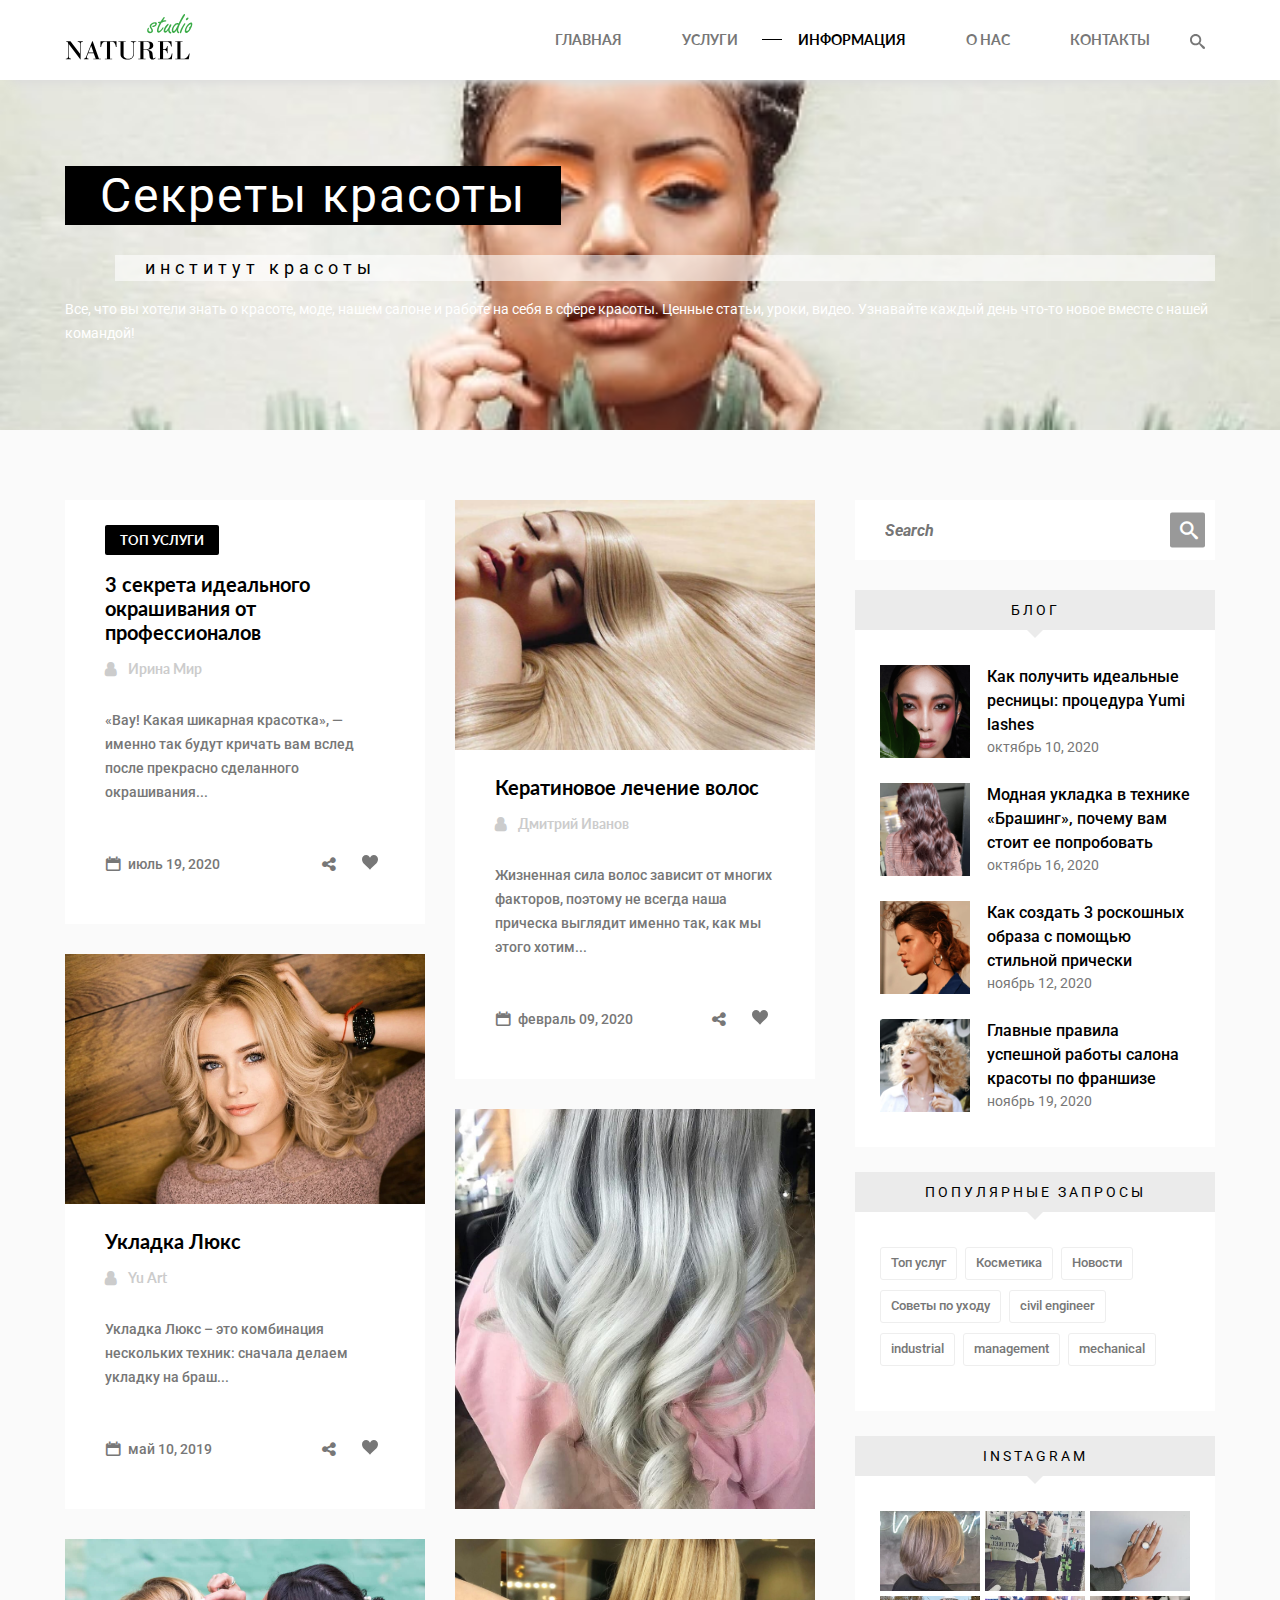
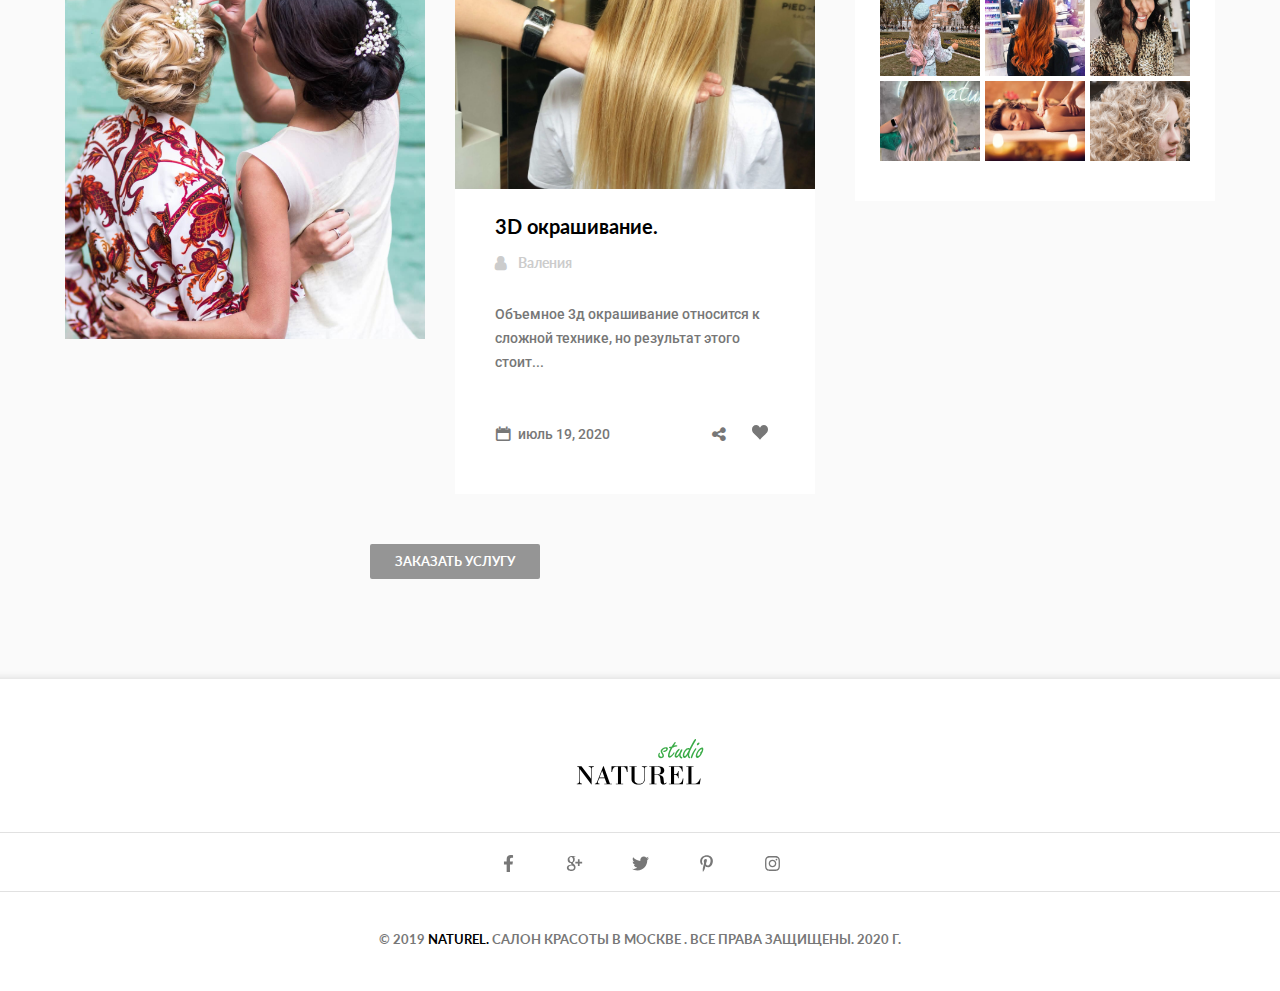
<file: blog.html>
<!DOCTYPE html>
<html lang="en">
<head>
    <meta charset="UTF-8">
    <meta name="viewport" content="width=device-width, initial-scale=1.0">
    <title>Document</title>
<link
    href="https://fonts.googleapis.com/css2?family=Lato:ital,wght@0,300;0,400;0,700;1,300&family=Roboto:ital,wght@0,300;0,400;0,500;0,700;1,300&family=Sansita+Swashed:wght@500&display=swap"
    rel="stylesheet">    <link rel="stylesheet" href="css/libs.min.css">
    <link rel="stylesheet" href="css/style.min.css">
</head>
<body>

<div class="wrapper">
    <div class="content">
        <header class="header">
            <div class="container">
                <div class="header__inner">
                    <div class="logo">
                        <div class="header__logo">
                            <a href="#">
                                <svg xmlns="http://www.w3.org/2000/svg" width="128" height="46" viewBox="0 0 128 46">
                                    <g fill="none" fill-rule="evenodd">
                                        <path fill="#000"
                                            d="M5.455 27.21l9.586 12.658v-10.29c0-.303-.027-.909-.607-1.348-.413-.302-1.13-.494-1.762-.467v-.552h5.315v.552c-1.076-.027-1.653.248-1.956.66-.44.55-.41 1.294-.41 1.815v15.298h-.197L3.723 29.966v12.242c.08 2.008 1.014 2.285 2.393 2.477v.55H.774v-.55c.853.083 1.54-.192 1.953-.717.416-.55.416-1.237.416-1.76V29.195c0-1.02-1.268-1.432-2.067-1.432v-.552h4.38M26.146 31.752l-2.7 6.825h5.07l-2.37-6.825zm-3.828 9.822c-.192.442-.52 1.458-.52 2.011 0 .52.218.741.741.933.302.083.718.14 1.017.167v.55h-4.678v-.55a2.844 2.844 0 0 0 1.621-.798c.332-.359.553-.855.634-1.076l6.087-15.6h.497l6.278 17.474h1.875v.55h-7.576v-.55h2.452l-2.037-5.56h-5.401l-.99 2.45zM41.962 27.763c-.58 0-1.516.027-2.04.108-1.322.194-2.174.855-2.698 1.599-.663 1.016-.992 2.53-1.073 3.412h-.772l.138-5.671h15.975l.135 5.67h-.77c-.083-.468-.304-2.285-1.073-3.411-.524-.774-1.406-1.405-2.369-1.599-.359-.08-.855-.08-2.369-.108v16.922h2.12v.55H39.84v-.55h2.123V27.763M60.722 27.21v.553H58.6v12.879c0 .96.057 1.647.799 2.501.58.744 1.767 1.569 3.858 1.569 2.067 0 3.194-.744 3.718-1.264 1.32-1.27 1.268-2.836 1.268-3.828v-9.932c0-.852-.332-1.24-.556-1.429-.41-.331-.99-.415-1.843-.496v-.552h5.37v.552c-.853.027-1.539-.027-2.008.604-.194.191-.386.66-.386 1.87V40.2c0 1.237-.275 2.584-1.57 3.768-1.074.989-2.7 1.568-4.463 1.568-1.322 0-2.808-.248-3.882-.66-1.325-.523-2.369-1.428-2.895-2.393a5.36 5.36 0 0 1-.494-2.283V27.763H53.4v-.552h7.323M80.393 35.44c1.187 0 2.563-.138 3.556-1.21.688-.742.853-1.626.853-3.027 0-1.238-.302-2.337-1.322-2.917-.715-.415-2.342-.523-2.92-.523h-2.093v7.677h1.926zm.335-8.23c2.752 0 4.379.198 5.506.828.664.359 2.037 1.294 2.037 3.192 0 1.32-.493 2.283-1.349 2.973-1.211.989-3.194 1.347-4.295 1.428v.108c.963.14 2.92.717 3.802 1.598.88.825 1.044 1.847 1.154 2.89.305 2.504.305 3.053.526 3.687.108.302.249.633.686.633.523 0 1.211-.633 1.46-.938l.415.442c-1.023 1.458-2.15 1.485-2.92 1.485-.744 0-1.764-.083-2.509-1.043-.577-.797-.658-2.037-.768-3.11-.222-1.981-.36-3.99-1.323-4.79-.66-.547-1.597-.603-2.45-.603h-2.233v8.695h2.123v.55h-7.328v-.55h2.12V27.763h-2.12v-.552h7.466zM106.459 27.21l.3 5.203h-.659c-.194-1.073-.607-2.367-1.05-3.027-.768-1.127-1.87-1.623-3.496-1.623h-3.47v7.566h.99c.524 0 1.875.057 2.536-1.485.249-.553.36-1.294.44-1.817h.55v7.208h-.55c-.08-.302-.191-1.402-.413-1.898-.523-1.32-1.624-1.458-2.398-1.458h-1.155v8.806h3.937c.469 0 2.341-.084 3.583-1.733.466-.634.855-1.599 1.154-3.332h.664l-.58 5.615H92.877v-.55H95V27.763h-2.123v-.552h13.582M117.591 27.21v.553h-2.123v16.922h3.194c.443 0 1.902-.11 3.278-1.485a8.874 8.874 0 0 0 2.178-3.688h.523l-.855 5.723h-13.523v-.55h2.123V27.763h-2.123v-.552h7.328">
                                        </path>
                                        <path fill="#3AAB47"
                                            d="M89.92 8.211c.653 0 1.144.116 1.47.348.327.232.489.585.489 1.06 0 .62-.232 1.22-.696 1.8-.443.547-1.107.989-1.992 1.326-.483.178-.89.267-1.216.267-.443 0-.664-.194-.664-.582 0-.265.127-.464.38-.601.062-.033.421-.122 1.074-.27a2.36 2.36 0 0 0 1.074-.553c.286-.242.429-.504.429-.79 0-.22-.065-.382-.192-.487-.126-.108-.315-.16-.569-.16-.61 0-1.284.249-2.023.742-.853.558-1.28 1.221-1.28 1.992 0 .547.279 1.232.837 2.051.623.898.934 1.655.934 2.278 0 .924-.41 1.652-1.233 2.177-.505.327-1.08.491-1.724.491-1.012 0-1.781-.364-2.307-1.089-.37-.517-.553-1.127-.553-1.833 0-.822.21-1.512.631-2.07.275-.369.558-.552.855-.552.262 0 .394.105.394.315 0 .084-.048.21-.143.38-.243.45-.361.984-.361 1.596 0 .515.183.951.553 1.31.326.315.699.474 1.122.474.41 0 .731-.137.963-.41.19-.231.286-.528.286-.886 0-.442-.253-1.017-.76-1.723-.697-.967-1.042-1.846-1.042-2.636 0-1.054.572-1.986 1.721-2.795 1.117-.779 2.3-1.17 3.543-1.17M96.687 8.527a25.873 25.873 0 0 0-1.9 3.568c-.83 1.876-1.246 3.278-1.246 4.205 0 .262.054.461.164.598.11.138.278.205.5.205.525 0 1.162-.493 1.912-1.482.472-.612.896-1.224 1.263-1.836.202-.345.418-.52.65-.52.135 0 .251.049.348.143a.427.427 0 0 1 .124.283c0 .39-.51 1.259-1.532 2.61-1.222 1.619-2.34 2.43-3.351 2.43-.537 0-.985-.248-1.344-.74-.221-.319-.332-.766-.332-1.346 0-1.272.367-2.757 1.107-4.453.178-.423.674-1.439 1.486-3.048-.286.073-.502.11-.65.11-.221 0-.416-.053-.583-.159-.232-.148-.348-.331-.348-.552 0-.264.151-.474.459-.63.083-.044.472-.111 1.168-.206a8.3 8.3 0 0 0 1.106-.302c.37-.663.972-1.563 1.803-2.7.464-.631.785-1.04.965-1.232.254-.262.475-.394.664-.394.138 0 .273.073.41.221.127.138.192.273.192.41 0 .275-.297.817-.888 1.628-.388.526-.68.952-.869 1.278 1.171-.316 2.008-.475 2.515-.475.58 0 .869.243.869.728 0 .243-.1.42-.3.536-.105.065-.38.116-.823.16-.178-.011-.974.188-2.387.598a35.96 35.96 0 0 0-1.152.364M103.213 16.284c-.45.63-.852 1.137-1.2 1.515-.61.674-1.217 1.01-1.819 1.01-.515 0-.917-.231-1.2-.695-.2-.326-.3-.714-.3-1.167 0-1.358.58-2.92 1.737-4.676.537-.823 1.072-1.448 1.598-1.88.41-.347.747-.522 1.011-.522.149 0 .284.065.41.191.106.116.16.232.16.345 0 .203-.195.529-.586.981-.874 1.044-1.538 2-1.99 2.874-.527 1.024-.791 1.822-.791 2.401 0 .148.035.259.102.337.068.081.167.121.291.121.54 0 1.287-.768 2.245-2.307.497-.8.923-1.684 1.282-2.652.189-.526.437-.995.742-1.407.297-.367.585-.552.871-.552.157 0 .3.07.427.204a.706.706 0 0 1 .205.49c0 .381-.365 1.233-1.09 2.559-.497.916-.745 1.682-.745 2.29 0 .656.175 1.214.523 1.677.095.124.383.326.87.599.231.137.347.358.347.663 0 .191-.08.353-.245.49a.888.888 0 0 1-.594.205c-.526 0-1.006-.21-1.438-.63-.389-.38-.637-.928-.742-1.645-.022-.094-.049-.366-.08-.82M113.047 10.77c-.283-.19-.531-.284-.741-.284-.888 0-1.725.542-2.515 1.626-1.044 1.412-1.565 2.776-1.565 4.091 0 .16.032.307.095.442.126.264.315.396.569.396.37 0 .817-.358 1.343-1.072.707-.95 1.36-2.073 1.962-3.367.21-.442.415-.884.615-1.326l.143-.302.094-.205zm.537-1.295c1.055-2.202 2.05-4.118 2.99-5.749.906-1.58 1.521-2.574 1.848-2.983.359-.453.696-.68 1.012-.68.17 0 .32.068.458.205a.638.638 0 0 1 .19.442c0 .243-.179.647-.538 1.216a96.01 96.01 0 0 0-4.203 7.501c-1.476 2.96-2.215 5.175-2.215 6.652 0 .598.116 1.073.348 1.42.043.073.232.243.569.505.065.053.094.159.094.318 0 .21-.08.398-.245.571-.162.175-.343.264-.545.264-.243 0-.51-.148-.804-.442a2.573 2.573 0 0 1-.76-1.453c-.03-.231-.068-.663-.112-1.293-1.106 1.989-2.16 2.983-3.162 2.983-.577 0-1.041-.326-1.39-.978a3.06 3.06 0 0 1-.347-1.47c0-1.643.599-3.295 1.802-4.961 1.19-1.642 2.472-2.464 3.842-2.464.378 0 .77.132 1.168.396zM122.817 3.379c.475 0 .712.242.712.727 0 .442-.232.93-.696 1.47-.442.514-.869.773-1.281.773a.62.62 0 0 1-.489-.221.722.722 0 0 1-.191-.507c0-.504.28-1.043.839-1.612.41-.42.78-.63 1.106-.63zm-3.003 5.86c.178 0 .327.067.443.204a.594.594 0 0 1 .126.348c0 .188-.153.504-.458.949-1.096 1.692-1.875 3.088-2.34 4.183a35.33 35.33 0 0 0-1.313 3.477c-.168.525-.432.79-.79.79a.597.597 0 0 1-.505-.254.672.672 0 0 1-.176-.442c0-.315.337-1.37 1.012-3.159.529-1.412 1.381-2.97 2.563-4.676.378-.558.664-.93.853-1.122.189-.199.385-.299.585-.299zM124.398 14.48c-.264-.21-.394-.371-.394-.487 0-.086.167-.318.505-.696.95-1.064 1.422-1.921 1.422-2.574a.457.457 0 0 0-.079-.253.416.416 0 0 0-.394-.237c-.337 0-.833.326-1.486.978-.845.844-1.487 1.712-1.93 2.607-.515 1.021-.774 1.87-.774 2.544 0 .178.046.337.143.474.135.19.31.283.521.283.505 0 1.05-.377 1.627-1.137a4.9 4.9 0 0 0 .618-.978c.16-.337.232-.513.221-.523zm1.643-5.97c.866 0 1.298.529 1.298 1.58 0 1.402-.648 3.175-1.945 5.323-1.411 2.33-2.777 3.49-4.093 3.49-.613 0-1.06-.282-1.344-.851-.148-.286-.221-.625-.221-1.027 0-1.348.461-2.811 1.39-4.39.863-1.464 1.88-2.602 3.05-3.413.686-.474 1.307-.711 1.865-.711z">
                                        </path>
                                    </g>
                                </svg>
                            </a>
                        </div>
                    </div>
                    <div class="header__burger">
                        <span></span>
                    </div>
                    <nav class="header__menu">
                        <ul class="menu__list">
                            <li class="menu__list-item"><a class="menu__list-link" href="index.html">Главная</a></li>
                            <li class="menu__list-item"><a class="menu__list-link" href="porfolio_details.html">Услуги</a></li>
                            <li class="menu__list-item"><a class="menu__list-link active" href="blog.html">Информация</a></li>
                            <li class="menu__list-item"><a class="menu__list-link" href="about.html">О нас</a></li>
                            <li class="menu__list-item"><a class="menu__list-link" href="contact.html">Контакты</a></li>
                            <li class="menu__list-item">
                                <a class="menu__list-search" href="#">
                                    <svg version="1.1" xmlns="http://www.w3.org/2000/svg"
                                        width="512" height="512" viewBox="0 0 512 512">
                                        <title></title>
                                        <g id="icomoon-ignore"></g>
                                        <path fill="currentColor" d="M496.131 435.698l-121.276-103.147c-12.537-11.283-25.945-16.463-36.776-15.963 28.628-33.534
                                            45.921-77.039 45.921-124.588 0-106.039-85.961-192-192-192s-192 85.961-192 192 85.961 192 192 192c47.549
                                            0 91.054-17.293 124.588-45.922-0.5 10.831 4.68 24.239 15.963 36.776l103.147 121.276c17.661 19.623 46.511
                                            21.277 64.11 3.678s15.946-46.449-3.677-64.11zM192 320c-70.692 0-128-57.308-128-128s57.308-128 128-128
                                            128 57.308 128 128-57.307 128-128 128z">
                                        </path>
                                    </svg>
                                </a>
                            </li>
                        </ul>
                    </nav>
                </div>
            </div>
        </header>  <!--header -->
        
        <section class="product-page__intro">
            <div class="intro ibg">
                <img src="images/post/postbg.jpg" alt="">
                <div class="container">
                    <div class="intro__box">
                        <div class="intros__box-inner">
                            <div class="intro__title">Секреты красоты</div>
                            <div class="intro__subtitle">институт красоты</div>
                            <p class="intro__text">
                                Все, что вы хотели знать о красоте, моде, нашем салоне и работе на себя в сфере красоты. Ценные статьи, уроки, видео.
                                Узнавайте каждый день что-то новое вместе с нашей командой!
                            </p>
                        </div>
                    </div>
                </div>
            </div>
        </section> <!--product-page__intro -->

        <section class="product-page">
            <div class="container">
                <div class="product-page__inner">

                    <div class="product-page__content">
                        <div class="product-page__content-mix mix category-a" data-order="1">
                            <div class="product-page__content-box">
                                <div class="product-page__columns">

                                    <div class="product-page__item categories">
                                        <div class="product-page__item-inner">
                                            <a class="product-page__images ibg"  href="#">
                                                <img src="images/post/blog/top-services/top-services1.jpg" alt="">
                                            </a>
                                            <div class="product-page__item-inner__box">
                                                <div class="product-page__item-content">
                                                    <a class="product-page__item-categories"  href="#">ТОП УСЛУГИ</a>
                                                    <a class="product-page__item-title" href="#">
                                                        3 секрета идеального окрашивания от профессионалов
                                                    </a>
                                                    <a class="product-page__item-name"  href="#">Ирина Мир</a>
                                                    <div class="product-page__item-text">
                                                        «Вау! Какая шикарная красотка», — именно так будут кричать вам вслед после прекрасно сделанного окрашивания...
                                                    </div>
                                                    <div class="product-page__social">
                                                        <div class="product-page__social-items icon-share-alt">
                                        
                                                            <ul class="product-page__social-list">
                                                    
                                                                <li class="social-list__item-box">
                                                                    <a href="#" class="social-list__item-link icon-facebook"></a>
                                                                </li>
                                                    
                                                                <li class="social-list__item-box">
                                                                    <a href="#" class="social-list__item-link icon-twitter"></a>
                                                                </li>
                                                    
                                                                <li class="social-list__item-box">
                                                                    <a href="#" class="social-list__item-link icon-google"></a>
                                                                </li>
                                                    
                                                                <li class="social-list__item-box">
                                                                    <a href="#" class="social-list__item-link icon-instagram"></a>
                                                                </li>

                                                            </ul>

                                                        </div>

                                                        <div class="product-page__date">июль 19, 2020</div>
                                                    
                                                        <button class="product-page__wish-button" type="button">
                                                            <!-- Generated by IcoMoon.io -->
                                                            <svg version="1.1" xmlns="http://www.w3.org/2000/svg" width="512" height="512" viewBox="0 0 512 512">
                                                                <g id="icomoon-ignore">
                                                                </g>
                                                                <path fill="currentColor"
                                                                    d="M377.594 32c-53.815 0-100.129 43.777-121.582 89.5-21.469-45.722-67.789-89.5-121.608-89.5-74.191 0-134.404 60.22-134.404 134.416 0 150.923 152.25 190.497 256.011 339.709 98.077-148.288 255.989-193.603 255.989-339.709 0-74.196-60.215-134.416-134.406-134.416z">
                                                                </path>
                                                            </svg>
                                                        </button>
                                                    
                                                    </div>
                                                </div>
                                            </div>
                                        </div>
                                    </div>

                                    <div class="product-page__item images" >
                                        <div class="product-page__item-inner">
                                            <a class="product-page__images ibg" href="#">
                                                <img src="images/post/blog/top-services/top-services5.jpg" alt="">
                                            </a>
                                            <div class="product-page__item-inner__box">
                                                <div class="product-page__item-content">
                                                    <a class="product-page__item-categories"  href="#">Топ услуг</a>
                                                    <a class="product-page__item-title" href="#">
                                                        Укладка Люкс
                                                    </a>
                                                    <a class="product-page__item-name"  href="#">Yu Art</a>
                                                    <div class="product-page__item-text">
                                                        Укладка Люкс – это комбинация нескольких техник: сначала делаем укладку на браш...
                                                    </div>
                                                    <div class="product-page__social">
                                                        <div class="product-page__social-items icon-share-alt">
                                                    
                                                            <ul class="product-page__social-list">
                                                            
                                                                <li class="social-list__item-box">
                                                                    <a href="#" class="social-list__item-link icon-facebook"></a>
                                                                </li>
                                                            
                                                                <li class="social-list__item-box">
                                                                    <a href="#" class="social-list__item-link icon-twitter"></a>
                                                                </li>
                                                            
                                                                <li class="social-list__item-box">
                                                                    <a href="#" class="social-list__item-link icon-google"></a>
                                                                </li>
                                                            
                                                                <li class="social-list__item-box">
                                                                    <a href="#" class="social-list__item-link icon-instagram"></a>
                                                                </li>
                                                            
                                                            </ul>

                                                        </div>

                                                        <div class="product-page__date">май 10, 2019</div>
                                                    
                                                        <button class="product-page__wish-button" type="button">
                                                            <!-- Generated by IcoMoon.io -->
                                                            <svg version="1.1" xmlns="http://www.w3.org/2000/svg" width="512" height="512" viewBox="0 0 512 512">
                                                                <g id="icomoon-ignore">
                                                                </g>
                                                                <path fill="currentColor"
                                                                    d="M377.594 32c-53.815 0-100.129 43.777-121.582 89.5-21.469-45.722-67.789-89.5-121.608-89.5-74.191 0-134.404 60.22-134.404 134.416 0 150.923 152.25 190.497 256.011 339.709 98.077-148.288 255.989-193.603 255.989-339.709 0-74.196-60.215-134.416-134.406-134.416z">
                                                                </path>
                                                            </svg>
                                                        </button>
                                                    
                                                    </div>
                                                </div>
                                            </div>
                                        </div>
                                    </div>

                                    <div class="product-page__item images categories hover">
                                        <div class="product-page__item-inner">
                                            <a class="product-page__images ibg" href="#">
                                                <img src="images/post/blog/top-services/top-services6.jpg" alt="">
                                            </a>
                                            <div class="product-page__item-inner__box">
                                                <div class="product-page__item-content">
                                                    <a class="product-page__item-categories" href="#">топ услуг</a>
                                                    <a class="product-page__item-title" href="#">
                                                        Рассказываем об окрашивании волос
                                                    </a>
                                                    <a class="product-page__item-name" href="#">Катя Аврина</a>
                                                    <div class="product-page__item-text">
                                                        Хочется перемен, но не знаете с чего начать? Полностью обновить гардероб или переехать в другую страну?..
                                                    </div>
                                                    <div class="product-page__social">
                                                        <div class="product-page__social-items icon-share-alt">
                                                    
                                                            <ul class="product-page__social-list">
                                                            
                                                                <li class="social-list__item-box">
                                                                    <a href="#" class="social-list__item-link icon-facebook"></a>
                                                                </li>
                                                            
                                                                <li class="social-list__item-box">
                                                                    <a href="#" class="social-list__item-link icon-twitter"></a>
                                                                </li>
                                                            
                                                                <li class="social-list__item-box">
                                                                    <a href="#" class="social-list__item-link icon-google"></a>
                                                                </li>
                                                            
                                                                <li class="social-list__item-box">
                                                                    <a href="#" class="social-list__item-link icon-instagram"></a>
                                                                </li>
                                                            
                                                            </ul>

                                                        </div>

                                                        <div class="product-page__date">Декабря 28, 2018</div>
                                                    
                                                        <button class="product-page__wish-button" type="button">
                                                            <!-- Generated by IcoMoon.io -->
                                                            <svg version="1.1" xmlns="http://www.w3.org/2000/svg" width="512" height="512" viewBox="0 0 512 512">
                                                                <g id="icomoon-ignore">
                                                                </g>
                                                                <path fill="currentColor"
                                                                    d="M377.594 32c-53.815 0-100.129 43.777-121.582 89.5-21.469-45.722-67.789-89.5-121.608-89.5-74.191 0-134.404 60.22-134.404 134.416 0 150.923 152.25 190.497 256.011 339.709 98.077-148.288 255.989-193.603 255.989-339.709 0-74.196-60.215-134.416-134.406-134.416z">
                                                                </path>
                                                            </svg>
                                                        </button>
                                                    
                                                    </div>
                                                </div>
                                            </div>
                                        </div>
                                    </div>

                                </div>
                                <div class="product-page__columns">

                                    <div class="product-page__item images" >
                                        <div class="product-page__item-inner">
                                            <a class="product-page__images ibg" href="#">
                                                <img src="images/post/blog/top-services/top-services3.jpg" alt="">
                                            </a>
                                            <div class="product-page__item-inner__box">
                                                <div class="product-page__item-content">
                                                    <a class="product-page__item-categories" href="#">Топ услуг</a>
                                                    <a class="product-page__item-title" href="#">
                                                        Кератиновое лечение волос
                                                    </a>
                                                    <a class="product-page__item-name" href="#">Дмитрий Иванов</a>
                                                    <div class="product-page__item-text">
                                                        Жизненная сила волос зависит от многих факторов, поэтому не всегда наша прическа выглядит именно так, как мы этого
                                                        хотим...
                                                    </div>
                                                    <div class="product-page__social">
                                                    
                                                        <div class="product-page__social-items icon-share-alt">
                                                    
                                                            <ul class="product-page__social-list">
                                                            
                                                                <li class="social-list__item-box">
                                                                    <a href="#" class="social-list__item-link icon-facebook"></a>
                                                                </li>
                                                            
                                                                <li class="social-list__item-box">
                                                                    <a href="#" class="social-list__item-link icon-twitter"></a>
                                                                </li>
                                                            
                                                                <li class="social-list__item-box">
                                                                    <a href="#" class="social-list__item-link icon-google"></a>
                                                                </li>
                                                            
                                                                <li class="social-list__item-box">
                                                                    <a href="#" class="social-list__item-link icon-instagram"></a>
                                                                </li>
                                                            
                                                            </ul>

                                                        </div>

                                                        <div class="product-page__date">февраль 09, 2020</div>

                                                        <button class="product-page__wish-button" type="button">
                                                            <!-- Generated by IcoMoon.io -->
                                                            <svg version="1.1" xmlns="http://www.w3.org/2000/svg" width="512" height="512" viewBox="0 0 512 512">
                                                                <g id="icomoon-ignore">
                                                                </g>
                                                                <path fill="currentColor"
                                                                    d="M377.594 32c-53.815 0-100.129 43.777-121.582 89.5-21.469-45.722-67.789-89.5-121.608-89.5-74.191 0-134.404 60.22-134.404 134.416 0 150.923 152.25 190.497 256.011 339.709 98.077-148.288 255.989-193.603 255.989-339.709 0-74.196-60.215-134.416-134.406-134.416z">
                                                                </path>
                                                            </svg>
                                                        </button>
                                                    
                                                    </div>

                                                </div>
                                            </div>
                                        </div>
                                    </div>

                                    <div class="product-page__item images categories hover" >
                                        <div class="product-page__item-inner">
                                            <a class="product-page__images ibg" href="#">
                                                <img src="images/post/blog/top-services/top-services4.jpg" alt="">
                                            </a>
                                            <div class="product-page__item-inner__box">
                                                <div class="product-page__item-content">
                                                    <a class="product-page__item-categories" href="#">Топ услуг</a>
                                                    <a class="product-page__item-title" href="#">
                                                        Окрашивание Омбре и Балаяж
                                                    </a>
                                                    <a class="product-page__item-name" href="#">Александра Савина</a>
                                                    <div class="product-page__item-text">
                                                        Выглядеть ухоженно и эффектно, возможно, только если ваши волосы имеют красивый цвет и уложены в стильную прическу...
                                                    </div>
                                                    <div class="product-page__social">
                                                        <div class="product-page__social-items icon-share-alt">
                                                    
                                                            <ul class="product-page__social-list">
                                                            
                                                                <li class="social-list__item-box">
                                                                    <a href="#" class="social-list__item-link icon-facebook"></a>
                                                                </li>
                                                            
                                                                <li class="social-list__item-box">
                                                                    <a href="#" class="social-list__item-link icon-twitter"></a>
                                                                </li>
                                                            
                                                                <li class="social-list__item-box">
                                                                    <a href="#" class="social-list__item-link icon-google"></a>
                                                                </li>
                                                            
                                                                <li class="social-list__item-box">
                                                                    <a href="#" class="social-list__item-link icon-instagram"></a>
                                                                </li>
                                                            
                                                            </ul>

                                                        </div>

                                                        <div class="product-page__date">август 13, 2019</div>
                                                    
                                                        <button class="product-page__wish-button" type="button">
                                                            <!-- Generated by IcoMoon.io -->
                                                            <svg version="1.1" xmlns="http://www.w3.org/2000/svg" width="512" height="512" viewBox="0 0 512 512">
                                                                <g id="icomoon-ignore">
                                                                </g>
                                                                <path fill="currentColor"
                                                                    d="M377.594 32c-53.815 0-100.129 43.777-121.582 89.5-21.469-45.722-67.789-89.5-121.608-89.5-74.191 0-134.404 60.22-134.404 134.416 0 150.923 152.25 190.497 256.011 339.709 98.077-148.288 255.989-193.603 255.989-339.709 0-74.196-60.215-134.416-134.406-134.416z">
                                                                </path>
                                                            </svg>
                                                        </button>
                                                    
                                                    </div>
                                                </div>
                                            </div>
                                        </div>
                                    </div>

                                    <div class="product-page__item images" >
                                        <div class="product-page__item-inner">
                                            <a class="product-page__images ibg" href="#">
                                                <img src="images/post/blog/top-services/top-services2.jpg" alt="">
                                            </a>
                                            <div class="product-page__item-inner__box">
                                                <div class="product-page__item-content">
                                                    <a class="product-page__item-categories" href="#">топ услуг</a>
                                                    <a class="product-page__item-title" href="#">
                                                        3D окрашивание.
                                                    </a>
                                                    <a class="product-page__item-name" href="#">Валения</a>
                                                    <div class="product-page__item-text">
                                                        Объемное 3д окрашивание относится к сложной технике, но результат этого стоит...
                                                    </div>
                                                    <div class="product-page__social">
                                                        <div class="product-page__social-items icon-share-alt">
                                                    
                                                            <ul class="product-page__social-list">
                                                            
                                                                <li class="social-list__item-box">
                                                                    <a href="#" class="social-list__item-link icon-facebook"></a>
                                                                </li>
                                                            
                                                                <li class="social-list__item-box">
                                                                    <a href="#" class="social-list__item-link icon-twitter"></a>
                                                                </li>
                                                            
                                                                <li class="social-list__item-box">
                                                                    <a href="#" class="social-list__item-link icon-google"></a>
                                                                </li>
                                                            
                                                                <li class="social-list__item-box">
                                                                    <a href="#" class="social-list__item-link icon-instagram"></a>
                                                                </li>
                                                            
                                                            </ul>
                                                            
                                                        </div>

                                                        <div class="product-page__date">июль 19, 2020</div>
                                                    
                                                        <button class="product-page__wish-button" type="button">
                                                            <!-- Generated by IcoMoon.io -->
                                                            <svg version="1.1" xmlns="http://www.w3.org/2000/svg" width="512" height="512" viewBox="0 0 512 512">
                                                                <g id="icomoon-ignore">
                                                                </g>
                                                                <path fill="currentColor"
                                                                    d="M377.594 32c-53.815 0-100.129 43.777-121.582 89.5-21.469-45.722-67.789-89.5-121.608-89.5-74.191 0-134.404 60.22-134.404 134.416 0 150.923 152.25 190.497 256.011 339.709 98.077-148.288 255.989-193.603 255.989-339.709 0-74.196-60.215-134.416-134.406-134.416z">
                                                                </path>
                                                            </svg>
                                                        </button>
                                                    
                                                    </div>
                                                </div>
                                            </div>
                                        </div>
                                    </div>

                                </div>
                            </div>
                            <button class="products__item-btn">Заказать услугу</button>
                        </div>
                    </div>

                    <div class="product-page__aside">
                        <div class="product-page__inner-form">
                            <form action="">
                                <input type="text" placeholder="Search" required>
                                <button type="submit"></button>
                            </form>
                        </div> <!--product-page__inner-form -->
                        <div class="product-page__inner-accordion">
                            <div class="trigger">
                                <input type="checkbox" id="checkbox-1" name="checkbox-1" />
                                <label for="checkbox-1" class="checkbox">
                                    Блог 
                                </label>
                                <div class="content__box">
                                    <div class="content">
                                        <div class="content__posts">

                                            <a class="content__posts-item" href="#"> 
                                                <div class="content__posts-images ibg">
                                                    <img src="images/post/blog/blog1.jpg" alt="">
                                                </div>
                                                <div class="content__posts-item__box">
                                                    <div class="content__posts-item__title">Как получить идеальные ресницы: процедура Yumi lashes</div>
                                                    <div class="content__posts-item__date">октябрь 10, 2020</div>
                                                </div>
                                            </a>

                                            <a class="content__posts-item" href="#"> 
                                                <div class="content__posts-images ibg" ibg>
                                                    <img src="images/post/blog/blog3.jpg" alt="">
                                                </div>
                                                <div class="content__posts-item__box">
                                                    <div class="content__posts-item__title">Модная укладка в технике «Брашинг», почему вам стоит ее попробовать</div>
                                                    <div class="content__posts-item__date">октябрь 16, 2020</div>
                                                </div>
                                            </a>

                                            <a class="content__posts-item" href="#"> 
                                                <div class="content__posts-images ibg">
                                                    <img src="images/post/blog/blog2.jpg" alt="">
                                                </div>
                                                <div class="content__posts-item__box">
                                                    <div class="content__posts-item__title">Как создать 3 роскошных образа с помощью стильной прически</div>
                                                    <div class="content__posts-item__date">ноябрь 12, 2020</div>
                                                </div>
                                            </a>

                                            <a class="content__posts-item" href="#"> 
                                                <div class="content__posts-images ibg">
                                                    <img src="images/post/blog/blog4.jpg" alt="">
                                                </div>
                                                <div class="content__posts-item__box">
                                                    <div class="content__posts-item__title">Главные правила успешной работы салона красоты по франшизе</div>
                                                    <div class="content__posts-item__date">ноябрь 19, 2020</div>
                                                </div>
                                            </a>

                                        </div>


                                    </div>
                                </div>
                            </div>
                            
                            <div class="trigger">
                                <input type="checkbox" id="checkbox-2" name="checkbox-2" />
                                <label for="checkbox-2" class="checkbox">
                                    Популярные запросы 
                                </label>
                                <div class="content__box">
                                    <div class="content">
                                        <button class="content__tags-btn" type="button" data-filter=".category-a">Топ услуг</button>
                                        <button class="content__tags-btn" type="button" data-filter=".category-b">Косметика</button>
                                        <button class="content__tags-btn" type="button" data-filter=".category-c">Новости</button>
                                        <button class="content__tags-btn" type="button" data-filter=".category-d">Советы по уходу</button>
                                        <button class="content__tags-btn" type="button" data-filter=".category-e">civil engineer</button>
                                        <button class="content__tags-btn" type="button" data-filter=".category-f">industrial</button>
                                        <button class="content__tags-btn" type="button" data-filter=".category-g">management</button>
                                        <button class="content__tags-btn" type="button" data-filter=".category-h">mechanical</button>
                                    </div>
                                </div>
                            </div>

                            <div class="trigger">
                                <input type="checkbox" id="checkbox-3" name="checkbox-3" />
                                <label for="checkbox-3" class="checkbox">
                                    Instagram
                                </label>
                                <div class="content__box">
                                    <div class="content">
                                        <div class="content__instagram">

                                            <a class="content__instagram-item ibg" href="#">
                                                <img src="images/post/blog/instagram/instagram1.jpg" alt="">
                                                <div class="content__instagram-overlay"></div>
                                            </a>
                                            
                                            <a class="content__instagram-item ibg" href="#">
                                                <img src="images/post/blog/instagram/instagram2.jpg" alt="">
                                                <div class="content__instagram-overlay"></div>
                                            </a>
                                            <a class="content__instagram-item ibg" href="#">
                                                <img src="images/post/blog/instagram/instagram3.jpg" alt="">
                                                <div class="content__instagram-overlay"></div>
                                            </a>
                                            <a class="content__instagram-item ibg" href="#">
                                                <img src="images/post/blog/instagram/instagram4.jpg" alt="">
                                                <div class="content__instagram-overlay"></div>
                                            </a>
                                            <a class="content__instagram-item ibg" href="#">
                                                <img src="images/post/blog/instagram/instagram5.jpg" alt="">
                                                <div class="content__instagram-overlay"></div>
                                            </a>
                                            <a class="content__instagram-item ibg" href="#">
                                                <img src="images/post/blog/instagram/instagram6.jpg" alt="">
                                                <div class="content__instagram-overlay"></div>
                                            </a>
                                            <a class="content__instagram-item ibg" href="#">
                                                <img src="images/post/blog/instagram/instagram7.jpg" alt="">
                                                <div class="content__instagram-overlay"></div>
                                            </a>
                                            <a class="content__instagram-item ibg" href="#">
                                                <img src="images/post/blog/instagram/instagram8.jpg" alt="">
                                                <div class="content__instagram-overlay"></div>
                                            </a>
                                            <a class="content__instagram-item ibg" href="#">
                                                <img src="images/post/blog/instagram/instagram9.jpg" alt="">
                                                <div class="content__instagram-overlay"></div>
                                            </a>

                                        </div>


                                    </div>
                                </div>
                            </div>
                        </div> <!--product-page__inner-accordion -->

                    </div>
                    
                </div>
            </div>
        </section> <!--product-page -->

    </div> <!--content -->
        <footer class="footer">
            <div class="footer__wrapper">
                <div class="footer__logo">
                    <a href="#">
                        <svg xmlns="http://www.w3.org/2000/svg" width="128" height="46" viewBox="0 0 128 46">
                            <g fill="none" fill-rule="evenodd">
                                <path fill="#000"
                                    d="M5.455 27.21l9.586 12.658v-10.29c0-.303-.027-.909-.607-1.348-.413-.302-1.13-.494-1.762-.467v-.552h5.315v.552c-1.076-.027-1.653.248-1.956.66-.44.55-.41 1.294-.41 1.815v15.298h-.197L3.723 29.966v12.242c.08 2.008 1.014 2.285 2.393 2.477v.55H.774v-.55c.853.083 1.54-.192 1.953-.717.416-.55.416-1.237.416-1.76V29.195c0-1.02-1.268-1.432-2.067-1.432v-.552h4.38M26.146 31.752l-2.7 6.825h5.07l-2.37-6.825zm-3.828 9.822c-.192.442-.52 1.458-.52 2.011 0 .52.218.741.741.933.302.083.718.14 1.017.167v.55h-4.678v-.55a2.844 2.844 0 0 0 1.621-.798c.332-.359.553-.855.634-1.076l6.087-15.6h.497l6.278 17.474h1.875v.55h-7.576v-.55h2.452l-2.037-5.56h-5.401l-.99 2.45zM41.962 27.763c-.58 0-1.516.027-2.04.108-1.322.194-2.174.855-2.698 1.599-.663 1.016-.992 2.53-1.073 3.412h-.772l.138-5.671h15.975l.135 5.67h-.77c-.083-.468-.304-2.285-1.073-3.411-.524-.774-1.406-1.405-2.369-1.599-.359-.08-.855-.08-2.369-.108v16.922h2.12v.55H39.84v-.55h2.123V27.763M60.722 27.21v.553H58.6v12.879c0 .96.057 1.647.799 2.501.58.744 1.767 1.569 3.858 1.569 2.067 0 3.194-.744 3.718-1.264 1.32-1.27 1.268-2.836 1.268-3.828v-9.932c0-.852-.332-1.24-.556-1.429-.41-.331-.99-.415-1.843-.496v-.552h5.37v.552c-.853.027-1.539-.027-2.008.604-.194.191-.386.66-.386 1.87V40.2c0 1.237-.275 2.584-1.57 3.768-1.074.989-2.7 1.568-4.463 1.568-1.322 0-2.808-.248-3.882-.66-1.325-.523-2.369-1.428-2.895-2.393a5.36 5.36 0 0 1-.494-2.283V27.763H53.4v-.552h7.323M80.393 35.44c1.187 0 2.563-.138 3.556-1.21.688-.742.853-1.626.853-3.027 0-1.238-.302-2.337-1.322-2.917-.715-.415-2.342-.523-2.92-.523h-2.093v7.677h1.926zm.335-8.23c2.752 0 4.379.198 5.506.828.664.359 2.037 1.294 2.037 3.192 0 1.32-.493 2.283-1.349 2.973-1.211.989-3.194 1.347-4.295 1.428v.108c.963.14 2.92.717 3.802 1.598.88.825 1.044 1.847 1.154 2.89.305 2.504.305 3.053.526 3.687.108.302.249.633.686.633.523 0 1.211-.633 1.46-.938l.415.442c-1.023 1.458-2.15 1.485-2.92 1.485-.744 0-1.764-.083-2.509-1.043-.577-.797-.658-2.037-.768-3.11-.222-1.981-.36-3.99-1.323-4.79-.66-.547-1.597-.603-2.45-.603h-2.233v8.695h2.123v.55h-7.328v-.55h2.12V27.763h-2.12v-.552h7.466zM106.459 27.21l.3 5.203h-.659c-.194-1.073-.607-2.367-1.05-3.027-.768-1.127-1.87-1.623-3.496-1.623h-3.47v7.566h.99c.524 0 1.875.057 2.536-1.485.249-.553.36-1.294.44-1.817h.55v7.208h-.55c-.08-.302-.191-1.402-.413-1.898-.523-1.32-1.624-1.458-2.398-1.458h-1.155v8.806h3.937c.469 0 2.341-.084 3.583-1.733.466-.634.855-1.599 1.154-3.332h.664l-.58 5.615H92.877v-.55H95V27.763h-2.123v-.552h13.582M117.591 27.21v.553h-2.123v16.922h3.194c.443 0 1.902-.11 3.278-1.485a8.874 8.874 0 0 0 2.178-3.688h.523l-.855 5.723h-13.523v-.55h2.123V27.763h-2.123v-.552h7.328">
                                </path>
                                <path fill="#3AAB47"
                                    d="M89.92 8.211c.653 0 1.144.116 1.47.348.327.232.489.585.489 1.06 0 .62-.232 1.22-.696 1.8-.443.547-1.107.989-1.992 1.326-.483.178-.89.267-1.216.267-.443 0-.664-.194-.664-.582 0-.265.127-.464.38-.601.062-.033.421-.122 1.074-.27a2.36 2.36 0 0 0 1.074-.553c.286-.242.429-.504.429-.79 0-.22-.065-.382-.192-.487-.126-.108-.315-.16-.569-.16-.61 0-1.284.249-2.023.742-.853.558-1.28 1.221-1.28 1.992 0 .547.279 1.232.837 2.051.623.898.934 1.655.934 2.278 0 .924-.41 1.652-1.233 2.177-.505.327-1.08.491-1.724.491-1.012 0-1.781-.364-2.307-1.089-.37-.517-.553-1.127-.553-1.833 0-.822.21-1.512.631-2.07.275-.369.558-.552.855-.552.262 0 .394.105.394.315 0 .084-.048.21-.143.38-.243.45-.361.984-.361 1.596 0 .515.183.951.553 1.31.326.315.699.474 1.122.474.41 0 .731-.137.963-.41.19-.231.286-.528.286-.886 0-.442-.253-1.017-.76-1.723-.697-.967-1.042-1.846-1.042-2.636 0-1.054.572-1.986 1.721-2.795 1.117-.779 2.3-1.17 3.543-1.17M96.687 8.527a25.873 25.873 0 0 0-1.9 3.568c-.83 1.876-1.246 3.278-1.246 4.205 0 .262.054.461.164.598.11.138.278.205.5.205.525 0 1.162-.493 1.912-1.482.472-.612.896-1.224 1.263-1.836.202-.345.418-.52.65-.52.135 0 .251.049.348.143a.427.427 0 0 1 .124.283c0 .39-.51 1.259-1.532 2.61-1.222 1.619-2.34 2.43-3.351 2.43-.537 0-.985-.248-1.344-.74-.221-.319-.332-.766-.332-1.346 0-1.272.367-2.757 1.107-4.453.178-.423.674-1.439 1.486-3.048-.286.073-.502.11-.65.11-.221 0-.416-.053-.583-.159-.232-.148-.348-.331-.348-.552 0-.264.151-.474.459-.63.083-.044.472-.111 1.168-.206a8.3 8.3 0 0 0 1.106-.302c.37-.663.972-1.563 1.803-2.7.464-.631.785-1.04.965-1.232.254-.262.475-.394.664-.394.138 0 .273.073.41.221.127.138.192.273.192.41 0 .275-.297.817-.888 1.628-.388.526-.68.952-.869 1.278 1.171-.316 2.008-.475 2.515-.475.58 0 .869.243.869.728 0 .243-.1.42-.3.536-.105.065-.38.116-.823.16-.178-.011-.974.188-2.387.598a35.96 35.96 0 0 0-1.152.364M103.213 16.284c-.45.63-.852 1.137-1.2 1.515-.61.674-1.217 1.01-1.819 1.01-.515 0-.917-.231-1.2-.695-.2-.326-.3-.714-.3-1.167 0-1.358.58-2.92 1.737-4.676.537-.823 1.072-1.448 1.598-1.88.41-.347.747-.522 1.011-.522.149 0 .284.065.41.191.106.116.16.232.16.345 0 .203-.195.529-.586.981-.874 1.044-1.538 2-1.99 2.874-.527 1.024-.791 1.822-.791 2.401 0 .148.035.259.102.337.068.081.167.121.291.121.54 0 1.287-.768 2.245-2.307.497-.8.923-1.684 1.282-2.652.189-.526.437-.995.742-1.407.297-.367.585-.552.871-.552.157 0 .3.07.427.204a.706.706 0 0 1 .205.49c0 .381-.365 1.233-1.09 2.559-.497.916-.745 1.682-.745 2.29 0 .656.175 1.214.523 1.677.095.124.383.326.87.599.231.137.347.358.347.663 0 .191-.08.353-.245.49a.888.888 0 0 1-.594.205c-.526 0-1.006-.21-1.438-.63-.389-.38-.637-.928-.742-1.645-.022-.094-.049-.366-.08-.82M113.047 10.77c-.283-.19-.531-.284-.741-.284-.888 0-1.725.542-2.515 1.626-1.044 1.412-1.565 2.776-1.565 4.091 0 .16.032.307.095.442.126.264.315.396.569.396.37 0 .817-.358 1.343-1.072.707-.95 1.36-2.073 1.962-3.367.21-.442.415-.884.615-1.326l.143-.302.094-.205zm.537-1.295c1.055-2.202 2.05-4.118 2.99-5.749.906-1.58 1.521-2.574 1.848-2.983.359-.453.696-.68 1.012-.68.17 0 .32.068.458.205a.638.638 0 0 1 .19.442c0 .243-.179.647-.538 1.216a96.01 96.01 0 0 0-4.203 7.501c-1.476 2.96-2.215 5.175-2.215 6.652 0 .598.116 1.073.348 1.42.043.073.232.243.569.505.065.053.094.159.094.318 0 .21-.08.398-.245.571-.162.175-.343.264-.545.264-.243 0-.51-.148-.804-.442a2.573 2.573 0 0 1-.76-1.453c-.03-.231-.068-.663-.112-1.293-1.106 1.989-2.16 2.983-3.162 2.983-.577 0-1.041-.326-1.39-.978a3.06 3.06 0 0 1-.347-1.47c0-1.643.599-3.295 1.802-4.961 1.19-1.642 2.472-2.464 3.842-2.464.378 0 .77.132 1.168.396zM122.817 3.379c.475 0 .712.242.712.727 0 .442-.232.93-.696 1.47-.442.514-.869.773-1.281.773a.62.62 0 0 1-.489-.221.722.722 0 0 1-.191-.507c0-.504.28-1.043.839-1.612.41-.42.78-.63 1.106-.63zm-3.003 5.86c.178 0 .327.067.443.204a.594.594 0 0 1 .126.348c0 .188-.153.504-.458.949-1.096 1.692-1.875 3.088-2.34 4.183a35.33 35.33 0 0 0-1.313 3.477c-.168.525-.432.79-.79.79a.597.597 0 0 1-.505-.254.672.672 0 0 1-.176-.442c0-.315.337-1.37 1.012-3.159.529-1.412 1.381-2.97 2.563-4.676.378-.558.664-.93.853-1.122.189-.199.385-.299.585-.299zM124.398 14.48c-.264-.21-.394-.371-.394-.487 0-.086.167-.318.505-.696.95-1.064 1.422-1.921 1.422-2.574a.457.457 0 0 0-.079-.253.416.416 0 0 0-.394-.237c-.337 0-.833.326-1.486.978-.845.844-1.487 1.712-1.93 2.607-.515 1.021-.774 1.87-.774 2.544 0 .178.046.337.143.474.135.19.31.283.521.283.505 0 1.05-.377 1.627-1.137a4.9 4.9 0 0 0 .618-.978c.16-.337.232-.513.221-.523zm1.643-5.97c.866 0 1.298.529 1.298 1.58 0 1.402-.648 3.175-1.945 5.323-1.411 2.33-2.777 3.49-4.093 3.49-.613 0-1.06-.282-1.344-.851-.148-.286-.221-.625-.221-1.027 0-1.348.461-2.811 1.39-4.39.863-1.464 1.88-2.602 3.05-3.413.686-.474 1.307-.711 1.865-.711z">
                                </path>
                            </g>
                        </svg>
                    </a>
                </div>
                <div class="footer__social">
                    <ul class="footer__social-inner">
        
                        <li class="footer__social-item">
                            <a class="footer__social-link" href="#">
                                <svg aria-hidden="true" focusable="false" data-prefix="fab" data-icon="facebook-f"
                                    class="svg-inline--fa fa-facebook-f fa-w-10" role="img" xmlns="http://www.w3.org/2000/svg"
                                    viewBox="0 0 320 512">
                                    <path fill="currentColor"
                                        d="M279.14 288l14.22-92.66h-88.91v-60.13c0-25.35 12.42-50.06 52.24-50.06h40.42V6.26S260.43 0 225.36 0c-73.22 0-121.08 44.38-121.08 124.72v70.62H22.89V288h81.39v224h100.17V288z">
                                    </path>
                                </svg>
                            </a>
                        </li>
        
                        <li class="footer__social-item">
                            <a class="footer__social-link" href="#">
                                <svg version="1.1" xmlns="http://www.w3.org/2000/svg" width="640" height="640"
                                    viewBox="0 0 640 640">
                                    <path fill="currentColor"
                                        d="M63.648 178.848c0 47.808 15.968 82.304 47.424 102.56 25.792 16.64 55.68 19.136 71.232 19.136 3.776 0 6.816-0.192 8.928-0.32 0 0-4.928 32.128 18.88 63.872h-1.088c-41.248 0-175.776 8.608-175.776 119.264 0 112.512 123.552 118.24 148.352 118.24 1.952 0 3.104-0.064 3.104-0.064 0.256 0 2.016 0.064 5.056 0.064 15.904 0 57.024-1.984 95.2-20.576 49.536-24 74.656-65.888 74.656-124.32 0-56.448-38.272-90.048-66.208-114.624-17.056-15.008-31.808-27.936-31.808-40.512 0-12.8 10.784-22.432 24.384-34.624 22.048-19.68 42.848-47.744 42.848-100.8 0-46.624-6.048-77.952-43.328-97.824 3.872-1.984 17.632-3.424 24.416-4.384 20.192-2.752 49.728-5.888 49.728-22.368v-3.168h-147.168c-1.472 0.064-148.832 5.504-148.832 140.448zM301.216 467.264c2.816 44.992-35.68 78.176-93.504 82.368-58.72 4.32-107.040-22.112-109.856-67.072-1.376-21.632 8.128-42.752 26.72-59.616 18.848-17.056 44.736-27.616 72.896-29.696 3.328-0.192 6.624-0.384 9.92-0.384 54.368 0.032 91.168 31.968 93.824 74.4zM262.784 148.032c14.432 50.816-7.36 103.872-42.112 113.696-4 1.12-8.096 1.664-12.288 1.664-31.808 0-63.328-32.192-75.040-76.576-6.528-24.832-5.984-46.656 1.504-67.584 7.328-20.64 20.576-34.496 37.216-39.2 4-1.12 8.128-1.696 12.32-1.696 38.4 0 63.104 15.936 78.4 69.696zM512 256v-96h-64v96h-96v64h96v96h64v-96h96v-64h-96z">
                                    </path>
                                </svg>
                            </a>
                        </li>
        
                        <li class="footer__social-item">
                            <a class="footer__social-link" href="#">
                                <svg aria-hidden="true" focusable="false" data-prefix="fab" data-icon="twitter"
                                    class="svg-inline--fa fa-twitter fa-w-16" role="img" xmlns="http://www.w3.org/2000/svg"
                                    viewBox="0 0 512 512">
                                    <path fill="currentColor"
                                        d="M459.37 151.716c.325 4.548.325 9.097.325 13.645 0 138.72-105.583 298.558-298.558 298.558-59.452 0-114.68-17.219-161.137-47.106 8.447.974 16.568 1.299 25.34 1.299 49.055 0 94.213-16.568 130.274-44.832-46.132-.975-84.792-31.188-98.112-72.772 6.498.974 12.995 1.624 19.818 1.624 9.421 0 18.843-1.3 27.614-3.573-48.081-9.747-84.143-51.98-84.143-102.985v-1.299c13.969 7.797 30.214 12.67 47.431 13.319-28.264-18.843-46.781-51.005-46.781-87.391 0-19.492 5.197-37.36 14.294-52.954 51.655 63.675 129.3 105.258 216.365 109.807-1.624-7.797-2.599-15.918-2.599-24.04 0-57.828 46.782-104.934 104.934-104.934 30.213 0 57.502 12.67 76.67 33.137 23.715-4.548 46.456-13.32 66.599-25.34-7.798 24.366-24.366 44.833-46.132 57.827 21.117-2.273 41.584-8.122 60.426-16.243-14.292 20.791-32.161 39.308-52.628 54.253z">
                                    </path>
                                </svg>
                            </a>
                        </li>
                        <li class="footer__social-item">
                            <a class="footer__social-link" href="#">
                                <svg aria-hidden="true" focusable="false" data-prefix="fab" data-icon="pinterest-p"
                                    class="svg-inline--fa fa-pinterest-p fa-w-12" role="img" xmlns="http://www.w3.org/2000/svg"
                                    viewBox="0 0 384 512">
                                    <path fill="currentColor"
                                        d="M204 6.5C101.4 6.5 0 74.9 0 185.6 0 256 39.6 296 63.6 296c9.9 0 15.6-27.6 15.6-35.4 0-9.3-23.7-29.1-23.7-67.8 0-80.4 61.2-137.4 140.4-137.4 68.1 0 118.5 38.7 118.5 109.8 0 53.1-21.3 152.7-90.3 152.7-24.9 0-46.2-18-46.2-43.8 0-37.8 26.4-74.4 26.4-113.4 0-66.2-93.9-54.2-93.9 25.8 0 16.8 2.1 35.4 9.6 50.7-13.8 59.4-42 147.9-42 209.1 0 18.9 2.7 37.5 4.5 56.4 3.4 3.8 1.7 3.4 6.9 1.5 50.4-69 48.6-82.5 71.4-172.8 12.3 23.4 44.1 36 69.3 36 106.2 0 153.9-103.5 153.9-196.8C384 71.3 298.2 6.5 204 6.5z">
                                    </path>
                                </svg>
                            </a>
                        </li>
                        <li class="footer__social-item">
                            <a class="footer__social-link" href="#">
                                <svg aria-hidden="true" focusable="false" data-prefix="fab" data-icon="instagram"
                                    class="svg-inline--fa fa-instagram fa-w-14" role="img" xmlns="http://www.w3.org/2000/svg"
                                    viewBox="0 0 448 512">
                                    <path fill="currentColor"
                                        d="M224.1 141c-63.6 0-114.9 51.3-114.9 114.9s51.3 114.9 114.9 114.9S339 319.5 339 255.9 287.7 141 224.1 141zm0 189.6c-41.1 0-74.7-33.5-74.7-74.7s33.5-74.7 74.7-74.7 74.7 33.5 74.7 74.7-33.6 74.7-74.7 74.7zm146.4-194.3c0 14.9-12 26.8-26.8 26.8-14.9 0-26.8-12-26.8-26.8s12-26.8 26.8-26.8 26.8 12 26.8 26.8zm76.1 27.2c-1.7-35.9-9.9-67.7-36.2-93.9-26.2-26.2-58-34.4-93.9-36.2-37-2.1-147.9-2.1-184.9 0-35.8 1.7-67.6 9.9-93.9 36.1s-34.4 58-36.2 93.9c-2.1 37-2.1 147.9 0 184.9 1.7 35.9 9.9 67.7 36.2 93.9s58 34.4 93.9 36.2c37 2.1 147.9 2.1 184.9 0 35.9-1.7 67.7-9.9 93.9-36.2 26.2-26.2 34.4-58 36.2-93.9 2.1-37 2.1-147.8 0-184.8zM398.8 388c-7.8 19.6-22.9 34.7-42.6 42.6-29.5 11.7-99.5 9-132.1 9s-102.7 2.6-132.1-9c-19.6-7.8-34.7-22.9-42.6-42.6-11.7-29.5-9-99.5-9-132.1s-2.6-102.7 9-132.1c7.8-19.6 22.9-34.7 42.6-42.6 29.5-11.7 99.5-9 132.1-9s102.7-2.6 132.1 9c19.6 7.8 34.7 22.9 42.6 42.6 11.7 29.5 9 99.5 9 132.1s2.7 102.7-9 132.1z">
                                    </path>
                                </svg>
                            </a>
                        </li>
                    </ul>
                </div>
                <div class="footer_copyright">© 2019 <a href="#"> NATUREL.</a> Салон красоты в Москве . Все права защищены. 2020
                    г.</div>
            </div>
        
        </footer> <!--footer -->
        
</div> <!--wrapper -->
    <script src="https://ajax.googleapis.com/ajax/libs/jquery/3.4.1/jquery.min.js"></script>
    <script src="js/libs.min.js"></script>  
    <script src="js/main.js"></script>
</body>
</html>
</file>
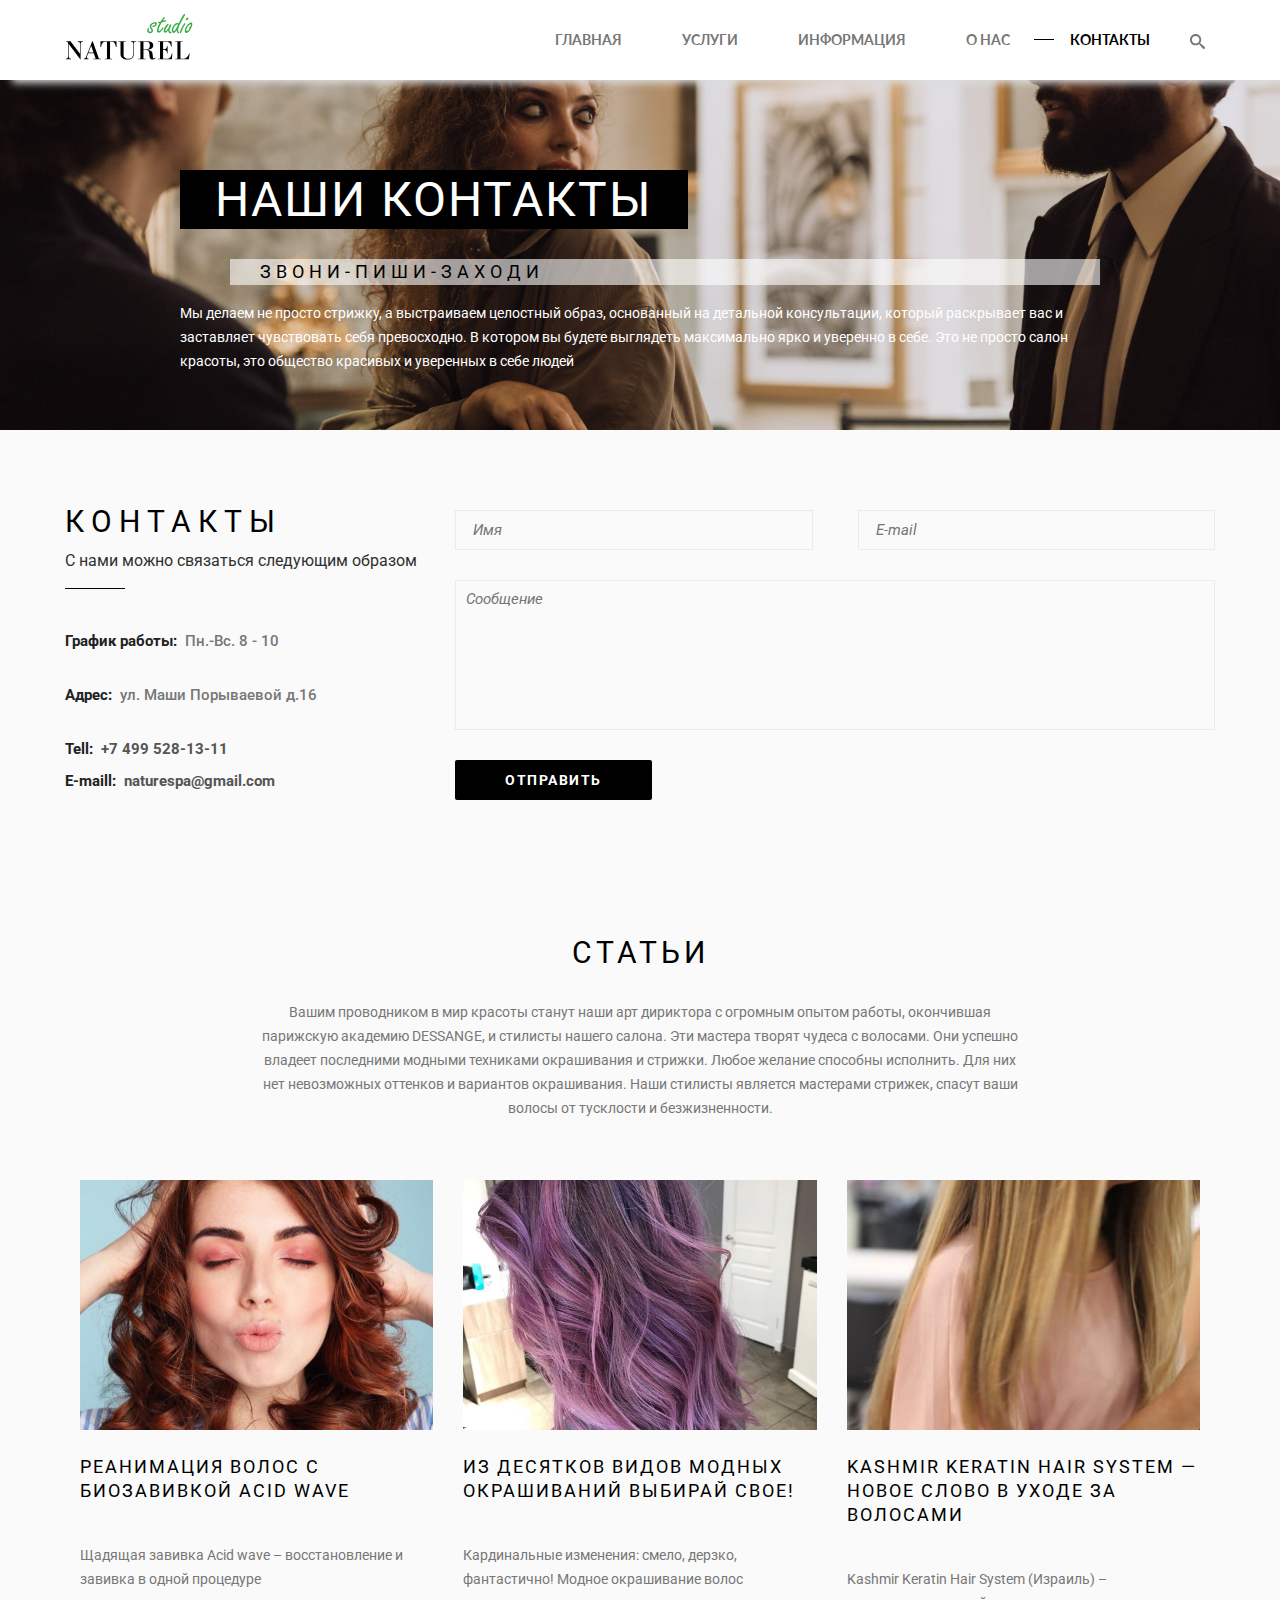
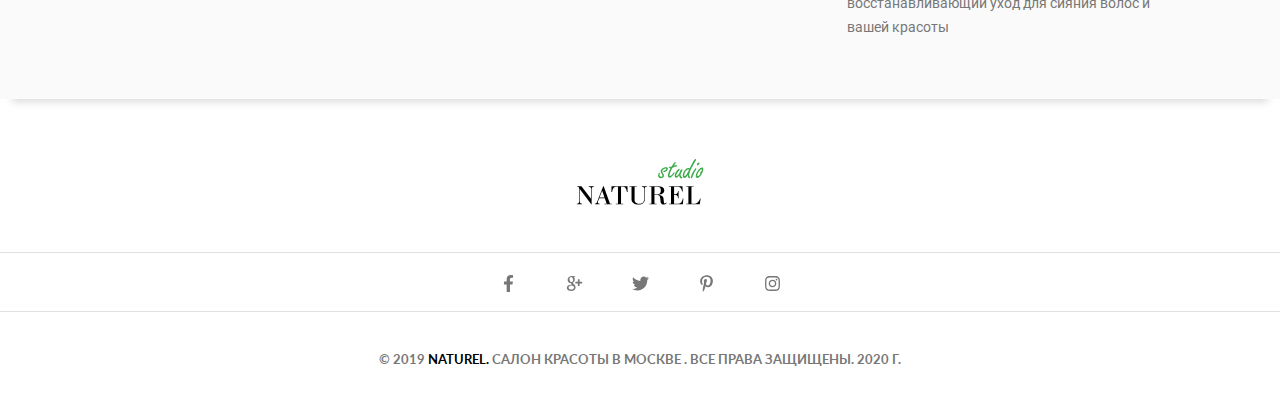
<file: contact.html>
<!DOCTYPE html>
<html lang="en">
<head>
    <meta charset="UTF-8">
    <meta name="viewport" content="width=device-width, initial-scale=1.0">
    <title>Document</title>
<link
    href="https://fonts.googleapis.com/css2?family=Lato:ital,wght@0,300;0,400;0,700;1,300&family=Roboto:ital,wght@0,300;0,400;0,500;0,700;1,300&family=Sansita+Swashed:wght@500&display=swap"
    rel="stylesheet">    <link rel="stylesheet" href="css/libs.min.css">
    <link rel="stylesheet" href="css/style.min.css">
</head>
<body>

<div class="wrapper">
    <div class="content">
        <header class="header">
            <div class="container">
                <div class="header__inner">
                    <div class="logo">
                        <div class="header__logo">
                            <a href="#">
                                <svg xmlns="http://www.w3.org/2000/svg" width="128" height="46" viewBox="0 0 128 46">
                                    <g fill="none" fill-rule="evenodd">
                                        <path fill="#000"
                                            d="M5.455 27.21l9.586 12.658v-10.29c0-.303-.027-.909-.607-1.348-.413-.302-1.13-.494-1.762-.467v-.552h5.315v.552c-1.076-.027-1.653.248-1.956.66-.44.55-.41 1.294-.41 1.815v15.298h-.197L3.723 29.966v12.242c.08 2.008 1.014 2.285 2.393 2.477v.55H.774v-.55c.853.083 1.54-.192 1.953-.717.416-.55.416-1.237.416-1.76V29.195c0-1.02-1.268-1.432-2.067-1.432v-.552h4.38M26.146 31.752l-2.7 6.825h5.07l-2.37-6.825zm-3.828 9.822c-.192.442-.52 1.458-.52 2.011 0 .52.218.741.741.933.302.083.718.14 1.017.167v.55h-4.678v-.55a2.844 2.844 0 0 0 1.621-.798c.332-.359.553-.855.634-1.076l6.087-15.6h.497l6.278 17.474h1.875v.55h-7.576v-.55h2.452l-2.037-5.56h-5.401l-.99 2.45zM41.962 27.763c-.58 0-1.516.027-2.04.108-1.322.194-2.174.855-2.698 1.599-.663 1.016-.992 2.53-1.073 3.412h-.772l.138-5.671h15.975l.135 5.67h-.77c-.083-.468-.304-2.285-1.073-3.411-.524-.774-1.406-1.405-2.369-1.599-.359-.08-.855-.08-2.369-.108v16.922h2.12v.55H39.84v-.55h2.123V27.763M60.722 27.21v.553H58.6v12.879c0 .96.057 1.647.799 2.501.58.744 1.767 1.569 3.858 1.569 2.067 0 3.194-.744 3.718-1.264 1.32-1.27 1.268-2.836 1.268-3.828v-9.932c0-.852-.332-1.24-.556-1.429-.41-.331-.99-.415-1.843-.496v-.552h5.37v.552c-.853.027-1.539-.027-2.008.604-.194.191-.386.66-.386 1.87V40.2c0 1.237-.275 2.584-1.57 3.768-1.074.989-2.7 1.568-4.463 1.568-1.322 0-2.808-.248-3.882-.66-1.325-.523-2.369-1.428-2.895-2.393a5.36 5.36 0 0 1-.494-2.283V27.763H53.4v-.552h7.323M80.393 35.44c1.187 0 2.563-.138 3.556-1.21.688-.742.853-1.626.853-3.027 0-1.238-.302-2.337-1.322-2.917-.715-.415-2.342-.523-2.92-.523h-2.093v7.677h1.926zm.335-8.23c2.752 0 4.379.198 5.506.828.664.359 2.037 1.294 2.037 3.192 0 1.32-.493 2.283-1.349 2.973-1.211.989-3.194 1.347-4.295 1.428v.108c.963.14 2.92.717 3.802 1.598.88.825 1.044 1.847 1.154 2.89.305 2.504.305 3.053.526 3.687.108.302.249.633.686.633.523 0 1.211-.633 1.46-.938l.415.442c-1.023 1.458-2.15 1.485-2.92 1.485-.744 0-1.764-.083-2.509-1.043-.577-.797-.658-2.037-.768-3.11-.222-1.981-.36-3.99-1.323-4.79-.66-.547-1.597-.603-2.45-.603h-2.233v8.695h2.123v.55h-7.328v-.55h2.12V27.763h-2.12v-.552h7.466zM106.459 27.21l.3 5.203h-.659c-.194-1.073-.607-2.367-1.05-3.027-.768-1.127-1.87-1.623-3.496-1.623h-3.47v7.566h.99c.524 0 1.875.057 2.536-1.485.249-.553.36-1.294.44-1.817h.55v7.208h-.55c-.08-.302-.191-1.402-.413-1.898-.523-1.32-1.624-1.458-2.398-1.458h-1.155v8.806h3.937c.469 0 2.341-.084 3.583-1.733.466-.634.855-1.599 1.154-3.332h.664l-.58 5.615H92.877v-.55H95V27.763h-2.123v-.552h13.582M117.591 27.21v.553h-2.123v16.922h3.194c.443 0 1.902-.11 3.278-1.485a8.874 8.874 0 0 0 2.178-3.688h.523l-.855 5.723h-13.523v-.55h2.123V27.763h-2.123v-.552h7.328">
                                        </path>
                                        <path fill="#3AAB47"
                                            d="M89.92 8.211c.653 0 1.144.116 1.47.348.327.232.489.585.489 1.06 0 .62-.232 1.22-.696 1.8-.443.547-1.107.989-1.992 1.326-.483.178-.89.267-1.216.267-.443 0-.664-.194-.664-.582 0-.265.127-.464.38-.601.062-.033.421-.122 1.074-.27a2.36 2.36 0 0 0 1.074-.553c.286-.242.429-.504.429-.79 0-.22-.065-.382-.192-.487-.126-.108-.315-.16-.569-.16-.61 0-1.284.249-2.023.742-.853.558-1.28 1.221-1.28 1.992 0 .547.279 1.232.837 2.051.623.898.934 1.655.934 2.278 0 .924-.41 1.652-1.233 2.177-.505.327-1.08.491-1.724.491-1.012 0-1.781-.364-2.307-1.089-.37-.517-.553-1.127-.553-1.833 0-.822.21-1.512.631-2.07.275-.369.558-.552.855-.552.262 0 .394.105.394.315 0 .084-.048.21-.143.38-.243.45-.361.984-.361 1.596 0 .515.183.951.553 1.31.326.315.699.474 1.122.474.41 0 .731-.137.963-.41.19-.231.286-.528.286-.886 0-.442-.253-1.017-.76-1.723-.697-.967-1.042-1.846-1.042-2.636 0-1.054.572-1.986 1.721-2.795 1.117-.779 2.3-1.17 3.543-1.17M96.687 8.527a25.873 25.873 0 0 0-1.9 3.568c-.83 1.876-1.246 3.278-1.246 4.205 0 .262.054.461.164.598.11.138.278.205.5.205.525 0 1.162-.493 1.912-1.482.472-.612.896-1.224 1.263-1.836.202-.345.418-.52.65-.52.135 0 .251.049.348.143a.427.427 0 0 1 .124.283c0 .39-.51 1.259-1.532 2.61-1.222 1.619-2.34 2.43-3.351 2.43-.537 0-.985-.248-1.344-.74-.221-.319-.332-.766-.332-1.346 0-1.272.367-2.757 1.107-4.453.178-.423.674-1.439 1.486-3.048-.286.073-.502.11-.65.11-.221 0-.416-.053-.583-.159-.232-.148-.348-.331-.348-.552 0-.264.151-.474.459-.63.083-.044.472-.111 1.168-.206a8.3 8.3 0 0 0 1.106-.302c.37-.663.972-1.563 1.803-2.7.464-.631.785-1.04.965-1.232.254-.262.475-.394.664-.394.138 0 .273.073.41.221.127.138.192.273.192.41 0 .275-.297.817-.888 1.628-.388.526-.68.952-.869 1.278 1.171-.316 2.008-.475 2.515-.475.58 0 .869.243.869.728 0 .243-.1.42-.3.536-.105.065-.38.116-.823.16-.178-.011-.974.188-2.387.598a35.96 35.96 0 0 0-1.152.364M103.213 16.284c-.45.63-.852 1.137-1.2 1.515-.61.674-1.217 1.01-1.819 1.01-.515 0-.917-.231-1.2-.695-.2-.326-.3-.714-.3-1.167 0-1.358.58-2.92 1.737-4.676.537-.823 1.072-1.448 1.598-1.88.41-.347.747-.522 1.011-.522.149 0 .284.065.41.191.106.116.16.232.16.345 0 .203-.195.529-.586.981-.874 1.044-1.538 2-1.99 2.874-.527 1.024-.791 1.822-.791 2.401 0 .148.035.259.102.337.068.081.167.121.291.121.54 0 1.287-.768 2.245-2.307.497-.8.923-1.684 1.282-2.652.189-.526.437-.995.742-1.407.297-.367.585-.552.871-.552.157 0 .3.07.427.204a.706.706 0 0 1 .205.49c0 .381-.365 1.233-1.09 2.559-.497.916-.745 1.682-.745 2.29 0 .656.175 1.214.523 1.677.095.124.383.326.87.599.231.137.347.358.347.663 0 .191-.08.353-.245.49a.888.888 0 0 1-.594.205c-.526 0-1.006-.21-1.438-.63-.389-.38-.637-.928-.742-1.645-.022-.094-.049-.366-.08-.82M113.047 10.77c-.283-.19-.531-.284-.741-.284-.888 0-1.725.542-2.515 1.626-1.044 1.412-1.565 2.776-1.565 4.091 0 .16.032.307.095.442.126.264.315.396.569.396.37 0 .817-.358 1.343-1.072.707-.95 1.36-2.073 1.962-3.367.21-.442.415-.884.615-1.326l.143-.302.094-.205zm.537-1.295c1.055-2.202 2.05-4.118 2.99-5.749.906-1.58 1.521-2.574 1.848-2.983.359-.453.696-.68 1.012-.68.17 0 .32.068.458.205a.638.638 0 0 1 .19.442c0 .243-.179.647-.538 1.216a96.01 96.01 0 0 0-4.203 7.501c-1.476 2.96-2.215 5.175-2.215 6.652 0 .598.116 1.073.348 1.42.043.073.232.243.569.505.065.053.094.159.094.318 0 .21-.08.398-.245.571-.162.175-.343.264-.545.264-.243 0-.51-.148-.804-.442a2.573 2.573 0 0 1-.76-1.453c-.03-.231-.068-.663-.112-1.293-1.106 1.989-2.16 2.983-3.162 2.983-.577 0-1.041-.326-1.39-.978a3.06 3.06 0 0 1-.347-1.47c0-1.643.599-3.295 1.802-4.961 1.19-1.642 2.472-2.464 3.842-2.464.378 0 .77.132 1.168.396zM122.817 3.379c.475 0 .712.242.712.727 0 .442-.232.93-.696 1.47-.442.514-.869.773-1.281.773a.62.62 0 0 1-.489-.221.722.722 0 0 1-.191-.507c0-.504.28-1.043.839-1.612.41-.42.78-.63 1.106-.63zm-3.003 5.86c.178 0 .327.067.443.204a.594.594 0 0 1 .126.348c0 .188-.153.504-.458.949-1.096 1.692-1.875 3.088-2.34 4.183a35.33 35.33 0 0 0-1.313 3.477c-.168.525-.432.79-.79.79a.597.597 0 0 1-.505-.254.672.672 0 0 1-.176-.442c0-.315.337-1.37 1.012-3.159.529-1.412 1.381-2.97 2.563-4.676.378-.558.664-.93.853-1.122.189-.199.385-.299.585-.299zM124.398 14.48c-.264-.21-.394-.371-.394-.487 0-.086.167-.318.505-.696.95-1.064 1.422-1.921 1.422-2.574a.457.457 0 0 0-.079-.253.416.416 0 0 0-.394-.237c-.337 0-.833.326-1.486.978-.845.844-1.487 1.712-1.93 2.607-.515 1.021-.774 1.87-.774 2.544 0 .178.046.337.143.474.135.19.31.283.521.283.505 0 1.05-.377 1.627-1.137a4.9 4.9 0 0 0 .618-.978c.16-.337.232-.513.221-.523zm1.643-5.97c.866 0 1.298.529 1.298 1.58 0 1.402-.648 3.175-1.945 5.323-1.411 2.33-2.777 3.49-4.093 3.49-.613 0-1.06-.282-1.344-.851-.148-.286-.221-.625-.221-1.027 0-1.348.461-2.811 1.39-4.39.863-1.464 1.88-2.602 3.05-3.413.686-.474 1.307-.711 1.865-.711z">
                                        </path>
                                    </g>
                                </svg>
                            </a>
                        </div>
                    </div>
                    <div class="header__burger">
                        <span></span>
                    </div>
                    <nav class="header__menu">
                        <ul class="menu__list">
                            <li class="menu__list-item"><a class="menu__list-link" href="index.html">Главная</a></li>
                            <li class="menu__list-item"><a class="menu__list-link" href="porfolio_details.html">Услуги</a></li>
                            <li class="menu__list-item"><a class="menu__list-link" href="blog.html">Информация</a></li>
                            <li class="menu__list-item"><a class="menu__list-link" href="about.html">О нас</a></li>
                            <li class="menu__list-item"><a class="menu__list-link active" href="contact.html">Контакты</a></li>
                            <li class="menu__list-item">
                                <a class="menu__list-search" href="#">
                                    <svg version="1.1" xmlns="http://www.w3.org/2000/svg"
                                        width="512" height="512" viewBox="0 0 512 512">
                                        <title></title>
                                        <g id="icomoon-ignore"></g>
                                        <path fill="currentColor" d="M496.131 435.698l-121.276-103.147c-12.537-11.283-25.945-16.463-36.776-15.963 28.628-33.534
                                            45.921-77.039 45.921-124.588 0-106.039-85.961-192-192-192s-192 85.961-192 192 85.961 192 192 192c47.549
                                            0 91.054-17.293 124.588-45.922-0.5 10.831 4.68 24.239 15.963 36.776l103.147 121.276c17.661 19.623 46.511
                                            21.277 64.11 3.678s15.946-46.449-3.677-64.11zM192 320c-70.692 0-128-57.308-128-128s57.308-128 128-128
                                            128 57.308 128 128-57.307 128-128 128z">
                                        </path>
                                    </svg>
                                </a>
                            </li>
                        </ul>
                    </nav>
                </div>
            </div>
        </header>  <!--header -->

        <section class="contacts__intro">
            <div class="intro ibg">
                <img src="images/contacts/contactsbg.jpg" alt="">
                <div class="container">
                    <div class="intro__box">
                        <div class="intro__box-inner">
                            <h1 class="intro__title">Наши контакты</h1>
                            <div class="intro__subtitle">звони-пиши-заходи</div>
                            <p class="intro__text">Мы делаем не просто стрижку, а выстраиваем целостный образ, основанный на детальной консультации, который раскрывает
                            вас и заставляет чувствовать себя превосходно. В котором вы будете выглядеть максимально ярко и уверенно в себе.
                            Это не просто салон красоты, это общество красивых и уверенных в себе людей</p>
                        </div>
                    </div>
                </div>
            </div>   
        </section>  <!--contacts__intro -->

        <section class="contacts">
            <div class="container">
                <div class="contacts__wrapper">
                    <div class="contacts__box">
                        <div class="contacts__info">
                            <div class="contacts__info-title">контакты</div>
                            <div class="contacts__info-text">С нами можно связаться следующим образом</div>
                            <div class="contacts__info-inner">
                               <div class="contacts__info-box">
                                    <div class="contacts__info-adres"><span>График работы:</span>Пн.-Вс. 8 - 10</div>
                                    <div class="contacts__info-adres"><span>Адрес:</span>ул. Маши Порываевой д.16</div>
                                </div>
                                <div class="contacts__info-box">
                                    <div class="contacts__info-tell"><span>Tell:</span><a href="tel:74995281311">+7 499 528-13-11</a> </div>
                                    <div class="contacts__info-fax"><span>E-maill:</span><a href="mailto:naturespa@gmail.com">naturespa@gmail.com</a></div>
                                </div> 
                            </div>
                            
                            
                        </div>
                        <div class="contacts__form">
                            <form>
                                <div class="contacts__form-row">
                                    <input type="text" placeholder="Имя" required>
                                    <input type="text" placeholder="E-mail" required>
                                </div>
                                <textarea placeholder="Сообщение" required></textarea>
                                <button type="submit">Отправить</button>
                            </form>
                        </div>
                    </div>
                    <div class="contacts__map">
                        <frameborder
                            src="https://www.google.com/maps/embed?pb=!1m18!1m12!1m3!1d6303.333330151058!2d144.9453965289956!3d-37.821276017360944!2m3!1f0!2f0!3f0!3m2!1i1024!2i768!4f13.1!3m3!1m2!1s0x0%3A0x40e5d9c9f7c28623!2sMarket%20Skope!5e0!3m2!1sru!2sua!4v1587496029564!5m2!1sru!2sua"
                            frameborder="0" style="border:0;" allowfullscreen="" aria-hidden="false" tabindex="0">
                        </frameborder>
                        <div class="contacts__map-overlay"></div>
                    </div>
                </div>
            </div>
        </section> <!--contacts-->

        <section class="advantages">
            <div class="container">
                <div class="advantages__wrapper">
                    <div class="advantages__content">
                       <div class="advantages__title">СТАТЬИ</div>
                        <div class="advantages__text">
                            Вашим проводником в мир красоты станут наши арт дириктора с огромным опытом работы, окончившая парижскую академию
                            DESSANGE, и стилисты нашего салона. Эти мастера творят чудеса с волосами. Они успешно владеет последними модными
                            техниками окрашивания и стрижки. Любое желание способны исполнить. Для них нет невозможных оттенков и вариантов
                            окрашивания. Наши стилисты является мастерами стрижек, спасут ваши волосы от тусклости и безжизненности.
                        </div> 
                    </div>
                    
                    <div class="advantages__inner">

                        <a class="advantages__item" href="#">
                            <div class="advantages__item-photo ibg">
                                <img src="images/contacts/contacts-slider3.jpg" alt="">
                            </div>
                            <div class="advantages__item-title">Реанимация волос с биозавивкой Acid wave</div>
                            <div class="advantages__item-text">
                                Щадящая завивка Acid wave – восстановление и завивка в одной процедуре
                            </div>
                        </a>

                        <a class="advantages__item" href="#">
                            <div class="advantages__item-photo ibg">
                                <img src="images/contacts/contacts-slider2.jpg" alt="">
                            </div>
                            <div class="advantages__item-title">Из десятков видов модных окрашиваний выбирай свое!</div>
                            <div class="advantages__item-text">
                                Кардинальные изменения: смело, дерзко, фантастично! Модное окрашивание волос
                            </div>
                        </a>

                        <a class="advantages__item" href="#">
                            <div class="advantages__item-photo ibg">
                                <img src="images/contacts/contacts-slider1.jpg" alt="">
                            </div>
                            <div class="advantages__item-title">Kashmir Keratin Hair System ― новое слово в уходе за волосами</div>
                            <div class="advantages__item-text">
                                Kashmir Keratin Hair System (Израиль) – восстанавливающий уход для сияния волос и вашей красоты
                            </div>
                        </a>
                    </div>
                </div>
            </div>
        </section> <!--advantages-->
    </div> <!--content -->
        <footer class="footer">
            <div class="footer__wrapper">
                <div class="footer__logo">
                    <a href="#">
                        <svg xmlns="http://www.w3.org/2000/svg" width="128" height="46" viewBox="0 0 128 46">
                            <g fill="none" fill-rule="evenodd">
                                <path fill="#000"
                                    d="M5.455 27.21l9.586 12.658v-10.29c0-.303-.027-.909-.607-1.348-.413-.302-1.13-.494-1.762-.467v-.552h5.315v.552c-1.076-.027-1.653.248-1.956.66-.44.55-.41 1.294-.41 1.815v15.298h-.197L3.723 29.966v12.242c.08 2.008 1.014 2.285 2.393 2.477v.55H.774v-.55c.853.083 1.54-.192 1.953-.717.416-.55.416-1.237.416-1.76V29.195c0-1.02-1.268-1.432-2.067-1.432v-.552h4.38M26.146 31.752l-2.7 6.825h5.07l-2.37-6.825zm-3.828 9.822c-.192.442-.52 1.458-.52 2.011 0 .52.218.741.741.933.302.083.718.14 1.017.167v.55h-4.678v-.55a2.844 2.844 0 0 0 1.621-.798c.332-.359.553-.855.634-1.076l6.087-15.6h.497l6.278 17.474h1.875v.55h-7.576v-.55h2.452l-2.037-5.56h-5.401l-.99 2.45zM41.962 27.763c-.58 0-1.516.027-2.04.108-1.322.194-2.174.855-2.698 1.599-.663 1.016-.992 2.53-1.073 3.412h-.772l.138-5.671h15.975l.135 5.67h-.77c-.083-.468-.304-2.285-1.073-3.411-.524-.774-1.406-1.405-2.369-1.599-.359-.08-.855-.08-2.369-.108v16.922h2.12v.55H39.84v-.55h2.123V27.763M60.722 27.21v.553H58.6v12.879c0 .96.057 1.647.799 2.501.58.744 1.767 1.569 3.858 1.569 2.067 0 3.194-.744 3.718-1.264 1.32-1.27 1.268-2.836 1.268-3.828v-9.932c0-.852-.332-1.24-.556-1.429-.41-.331-.99-.415-1.843-.496v-.552h5.37v.552c-.853.027-1.539-.027-2.008.604-.194.191-.386.66-.386 1.87V40.2c0 1.237-.275 2.584-1.57 3.768-1.074.989-2.7 1.568-4.463 1.568-1.322 0-2.808-.248-3.882-.66-1.325-.523-2.369-1.428-2.895-2.393a5.36 5.36 0 0 1-.494-2.283V27.763H53.4v-.552h7.323M80.393 35.44c1.187 0 2.563-.138 3.556-1.21.688-.742.853-1.626.853-3.027 0-1.238-.302-2.337-1.322-2.917-.715-.415-2.342-.523-2.92-.523h-2.093v7.677h1.926zm.335-8.23c2.752 0 4.379.198 5.506.828.664.359 2.037 1.294 2.037 3.192 0 1.32-.493 2.283-1.349 2.973-1.211.989-3.194 1.347-4.295 1.428v.108c.963.14 2.92.717 3.802 1.598.88.825 1.044 1.847 1.154 2.89.305 2.504.305 3.053.526 3.687.108.302.249.633.686.633.523 0 1.211-.633 1.46-.938l.415.442c-1.023 1.458-2.15 1.485-2.92 1.485-.744 0-1.764-.083-2.509-1.043-.577-.797-.658-2.037-.768-3.11-.222-1.981-.36-3.99-1.323-4.79-.66-.547-1.597-.603-2.45-.603h-2.233v8.695h2.123v.55h-7.328v-.55h2.12V27.763h-2.12v-.552h7.466zM106.459 27.21l.3 5.203h-.659c-.194-1.073-.607-2.367-1.05-3.027-.768-1.127-1.87-1.623-3.496-1.623h-3.47v7.566h.99c.524 0 1.875.057 2.536-1.485.249-.553.36-1.294.44-1.817h.55v7.208h-.55c-.08-.302-.191-1.402-.413-1.898-.523-1.32-1.624-1.458-2.398-1.458h-1.155v8.806h3.937c.469 0 2.341-.084 3.583-1.733.466-.634.855-1.599 1.154-3.332h.664l-.58 5.615H92.877v-.55H95V27.763h-2.123v-.552h13.582M117.591 27.21v.553h-2.123v16.922h3.194c.443 0 1.902-.11 3.278-1.485a8.874 8.874 0 0 0 2.178-3.688h.523l-.855 5.723h-13.523v-.55h2.123V27.763h-2.123v-.552h7.328">
                                </path>
                                <path fill="#3AAB47"
                                    d="M89.92 8.211c.653 0 1.144.116 1.47.348.327.232.489.585.489 1.06 0 .62-.232 1.22-.696 1.8-.443.547-1.107.989-1.992 1.326-.483.178-.89.267-1.216.267-.443 0-.664-.194-.664-.582 0-.265.127-.464.38-.601.062-.033.421-.122 1.074-.27a2.36 2.36 0 0 0 1.074-.553c.286-.242.429-.504.429-.79 0-.22-.065-.382-.192-.487-.126-.108-.315-.16-.569-.16-.61 0-1.284.249-2.023.742-.853.558-1.28 1.221-1.28 1.992 0 .547.279 1.232.837 2.051.623.898.934 1.655.934 2.278 0 .924-.41 1.652-1.233 2.177-.505.327-1.08.491-1.724.491-1.012 0-1.781-.364-2.307-1.089-.37-.517-.553-1.127-.553-1.833 0-.822.21-1.512.631-2.07.275-.369.558-.552.855-.552.262 0 .394.105.394.315 0 .084-.048.21-.143.38-.243.45-.361.984-.361 1.596 0 .515.183.951.553 1.31.326.315.699.474 1.122.474.41 0 .731-.137.963-.41.19-.231.286-.528.286-.886 0-.442-.253-1.017-.76-1.723-.697-.967-1.042-1.846-1.042-2.636 0-1.054.572-1.986 1.721-2.795 1.117-.779 2.3-1.17 3.543-1.17M96.687 8.527a25.873 25.873 0 0 0-1.9 3.568c-.83 1.876-1.246 3.278-1.246 4.205 0 .262.054.461.164.598.11.138.278.205.5.205.525 0 1.162-.493 1.912-1.482.472-.612.896-1.224 1.263-1.836.202-.345.418-.52.65-.52.135 0 .251.049.348.143a.427.427 0 0 1 .124.283c0 .39-.51 1.259-1.532 2.61-1.222 1.619-2.34 2.43-3.351 2.43-.537 0-.985-.248-1.344-.74-.221-.319-.332-.766-.332-1.346 0-1.272.367-2.757 1.107-4.453.178-.423.674-1.439 1.486-3.048-.286.073-.502.11-.65.11-.221 0-.416-.053-.583-.159-.232-.148-.348-.331-.348-.552 0-.264.151-.474.459-.63.083-.044.472-.111 1.168-.206a8.3 8.3 0 0 0 1.106-.302c.37-.663.972-1.563 1.803-2.7.464-.631.785-1.04.965-1.232.254-.262.475-.394.664-.394.138 0 .273.073.41.221.127.138.192.273.192.41 0 .275-.297.817-.888 1.628-.388.526-.68.952-.869 1.278 1.171-.316 2.008-.475 2.515-.475.58 0 .869.243.869.728 0 .243-.1.42-.3.536-.105.065-.38.116-.823.16-.178-.011-.974.188-2.387.598a35.96 35.96 0 0 0-1.152.364M103.213 16.284c-.45.63-.852 1.137-1.2 1.515-.61.674-1.217 1.01-1.819 1.01-.515 0-.917-.231-1.2-.695-.2-.326-.3-.714-.3-1.167 0-1.358.58-2.92 1.737-4.676.537-.823 1.072-1.448 1.598-1.88.41-.347.747-.522 1.011-.522.149 0 .284.065.41.191.106.116.16.232.16.345 0 .203-.195.529-.586.981-.874 1.044-1.538 2-1.99 2.874-.527 1.024-.791 1.822-.791 2.401 0 .148.035.259.102.337.068.081.167.121.291.121.54 0 1.287-.768 2.245-2.307.497-.8.923-1.684 1.282-2.652.189-.526.437-.995.742-1.407.297-.367.585-.552.871-.552.157 0 .3.07.427.204a.706.706 0 0 1 .205.49c0 .381-.365 1.233-1.09 2.559-.497.916-.745 1.682-.745 2.29 0 .656.175 1.214.523 1.677.095.124.383.326.87.599.231.137.347.358.347.663 0 .191-.08.353-.245.49a.888.888 0 0 1-.594.205c-.526 0-1.006-.21-1.438-.63-.389-.38-.637-.928-.742-1.645-.022-.094-.049-.366-.08-.82M113.047 10.77c-.283-.19-.531-.284-.741-.284-.888 0-1.725.542-2.515 1.626-1.044 1.412-1.565 2.776-1.565 4.091 0 .16.032.307.095.442.126.264.315.396.569.396.37 0 .817-.358 1.343-1.072.707-.95 1.36-2.073 1.962-3.367.21-.442.415-.884.615-1.326l.143-.302.094-.205zm.537-1.295c1.055-2.202 2.05-4.118 2.99-5.749.906-1.58 1.521-2.574 1.848-2.983.359-.453.696-.68 1.012-.68.17 0 .32.068.458.205a.638.638 0 0 1 .19.442c0 .243-.179.647-.538 1.216a96.01 96.01 0 0 0-4.203 7.501c-1.476 2.96-2.215 5.175-2.215 6.652 0 .598.116 1.073.348 1.42.043.073.232.243.569.505.065.053.094.159.094.318 0 .21-.08.398-.245.571-.162.175-.343.264-.545.264-.243 0-.51-.148-.804-.442a2.573 2.573 0 0 1-.76-1.453c-.03-.231-.068-.663-.112-1.293-1.106 1.989-2.16 2.983-3.162 2.983-.577 0-1.041-.326-1.39-.978a3.06 3.06 0 0 1-.347-1.47c0-1.643.599-3.295 1.802-4.961 1.19-1.642 2.472-2.464 3.842-2.464.378 0 .77.132 1.168.396zM122.817 3.379c.475 0 .712.242.712.727 0 .442-.232.93-.696 1.47-.442.514-.869.773-1.281.773a.62.62 0 0 1-.489-.221.722.722 0 0 1-.191-.507c0-.504.28-1.043.839-1.612.41-.42.78-.63 1.106-.63zm-3.003 5.86c.178 0 .327.067.443.204a.594.594 0 0 1 .126.348c0 .188-.153.504-.458.949-1.096 1.692-1.875 3.088-2.34 4.183a35.33 35.33 0 0 0-1.313 3.477c-.168.525-.432.79-.79.79a.597.597 0 0 1-.505-.254.672.672 0 0 1-.176-.442c0-.315.337-1.37 1.012-3.159.529-1.412 1.381-2.97 2.563-4.676.378-.558.664-.93.853-1.122.189-.199.385-.299.585-.299zM124.398 14.48c-.264-.21-.394-.371-.394-.487 0-.086.167-.318.505-.696.95-1.064 1.422-1.921 1.422-2.574a.457.457 0 0 0-.079-.253.416.416 0 0 0-.394-.237c-.337 0-.833.326-1.486.978-.845.844-1.487 1.712-1.93 2.607-.515 1.021-.774 1.87-.774 2.544 0 .178.046.337.143.474.135.19.31.283.521.283.505 0 1.05-.377 1.627-1.137a4.9 4.9 0 0 0 .618-.978c.16-.337.232-.513.221-.523zm1.643-5.97c.866 0 1.298.529 1.298 1.58 0 1.402-.648 3.175-1.945 5.323-1.411 2.33-2.777 3.49-4.093 3.49-.613 0-1.06-.282-1.344-.851-.148-.286-.221-.625-.221-1.027 0-1.348.461-2.811 1.39-4.39.863-1.464 1.88-2.602 3.05-3.413.686-.474 1.307-.711 1.865-.711z">
                                </path>
                            </g>
                        </svg>
                    </a>
                </div>
                <div class="footer__social">
                    <ul class="footer__social-inner">
        
                        <li class="footer__social-item">
                            <a class="footer__social-link" href="#">
                                <svg aria-hidden="true" focusable="false" data-prefix="fab" data-icon="facebook-f"
                                    class="svg-inline--fa fa-facebook-f fa-w-10" role="img" xmlns="http://www.w3.org/2000/svg"
                                    viewBox="0 0 320 512">
                                    <path fill="currentColor"
                                        d="M279.14 288l14.22-92.66h-88.91v-60.13c0-25.35 12.42-50.06 52.24-50.06h40.42V6.26S260.43 0 225.36 0c-73.22 0-121.08 44.38-121.08 124.72v70.62H22.89V288h81.39v224h100.17V288z">
                                    </path>
                                </svg>
                            </a>
                        </li>
        
                        <li class="footer__social-item">
                            <a class="footer__social-link" href="#">
                                <svg version="1.1" xmlns="http://www.w3.org/2000/svg" width="640" height="640"
                                    viewBox="0 0 640 640">
                                    <path fill="currentColor"
                                        d="M63.648 178.848c0 47.808 15.968 82.304 47.424 102.56 25.792 16.64 55.68 19.136 71.232 19.136 3.776 0 6.816-0.192 8.928-0.32 0 0-4.928 32.128 18.88 63.872h-1.088c-41.248 0-175.776 8.608-175.776 119.264 0 112.512 123.552 118.24 148.352 118.24 1.952 0 3.104-0.064 3.104-0.064 0.256 0 2.016 0.064 5.056 0.064 15.904 0 57.024-1.984 95.2-20.576 49.536-24 74.656-65.888 74.656-124.32 0-56.448-38.272-90.048-66.208-114.624-17.056-15.008-31.808-27.936-31.808-40.512 0-12.8 10.784-22.432 24.384-34.624 22.048-19.68 42.848-47.744 42.848-100.8 0-46.624-6.048-77.952-43.328-97.824 3.872-1.984 17.632-3.424 24.416-4.384 20.192-2.752 49.728-5.888 49.728-22.368v-3.168h-147.168c-1.472 0.064-148.832 5.504-148.832 140.448zM301.216 467.264c2.816 44.992-35.68 78.176-93.504 82.368-58.72 4.32-107.040-22.112-109.856-67.072-1.376-21.632 8.128-42.752 26.72-59.616 18.848-17.056 44.736-27.616 72.896-29.696 3.328-0.192 6.624-0.384 9.92-0.384 54.368 0.032 91.168 31.968 93.824 74.4zM262.784 148.032c14.432 50.816-7.36 103.872-42.112 113.696-4 1.12-8.096 1.664-12.288 1.664-31.808 0-63.328-32.192-75.040-76.576-6.528-24.832-5.984-46.656 1.504-67.584 7.328-20.64 20.576-34.496 37.216-39.2 4-1.12 8.128-1.696 12.32-1.696 38.4 0 63.104 15.936 78.4 69.696zM512 256v-96h-64v96h-96v64h96v96h64v-96h96v-64h-96z">
                                    </path>
                                </svg>
                            </a>
                        </li>
        
                        <li class="footer__social-item">
                            <a class="footer__social-link" href="#">
                                <svg aria-hidden="true" focusable="false" data-prefix="fab" data-icon="twitter"
                                    class="svg-inline--fa fa-twitter fa-w-16" role="img" xmlns="http://www.w3.org/2000/svg"
                                    viewBox="0 0 512 512">
                                    <path fill="currentColor"
                                        d="M459.37 151.716c.325 4.548.325 9.097.325 13.645 0 138.72-105.583 298.558-298.558 298.558-59.452 0-114.68-17.219-161.137-47.106 8.447.974 16.568 1.299 25.34 1.299 49.055 0 94.213-16.568 130.274-44.832-46.132-.975-84.792-31.188-98.112-72.772 6.498.974 12.995 1.624 19.818 1.624 9.421 0 18.843-1.3 27.614-3.573-48.081-9.747-84.143-51.98-84.143-102.985v-1.299c13.969 7.797 30.214 12.67 47.431 13.319-28.264-18.843-46.781-51.005-46.781-87.391 0-19.492 5.197-37.36 14.294-52.954 51.655 63.675 129.3 105.258 216.365 109.807-1.624-7.797-2.599-15.918-2.599-24.04 0-57.828 46.782-104.934 104.934-104.934 30.213 0 57.502 12.67 76.67 33.137 23.715-4.548 46.456-13.32 66.599-25.34-7.798 24.366-24.366 44.833-46.132 57.827 21.117-2.273 41.584-8.122 60.426-16.243-14.292 20.791-32.161 39.308-52.628 54.253z">
                                    </path>
                                </svg>
                            </a>
                        </li>
                        <li class="footer__social-item">
                            <a class="footer__social-link" href="#">
                                <svg aria-hidden="true" focusable="false" data-prefix="fab" data-icon="pinterest-p"
                                    class="svg-inline--fa fa-pinterest-p fa-w-12" role="img" xmlns="http://www.w3.org/2000/svg"
                                    viewBox="0 0 384 512">
                                    <path fill="currentColor"
                                        d="M204 6.5C101.4 6.5 0 74.9 0 185.6 0 256 39.6 296 63.6 296c9.9 0 15.6-27.6 15.6-35.4 0-9.3-23.7-29.1-23.7-67.8 0-80.4 61.2-137.4 140.4-137.4 68.1 0 118.5 38.7 118.5 109.8 0 53.1-21.3 152.7-90.3 152.7-24.9 0-46.2-18-46.2-43.8 0-37.8 26.4-74.4 26.4-113.4 0-66.2-93.9-54.2-93.9 25.8 0 16.8 2.1 35.4 9.6 50.7-13.8 59.4-42 147.9-42 209.1 0 18.9 2.7 37.5 4.5 56.4 3.4 3.8 1.7 3.4 6.9 1.5 50.4-69 48.6-82.5 71.4-172.8 12.3 23.4 44.1 36 69.3 36 106.2 0 153.9-103.5 153.9-196.8C384 71.3 298.2 6.5 204 6.5z">
                                    </path>
                                </svg>
                            </a>
                        </li>
                        <li class="footer__social-item">
                            <a class="footer__social-link" href="#">
                                <svg aria-hidden="true" focusable="false" data-prefix="fab" data-icon="instagram"
                                    class="svg-inline--fa fa-instagram fa-w-14" role="img" xmlns="http://www.w3.org/2000/svg"
                                    viewBox="0 0 448 512">
                                    <path fill="currentColor"
                                        d="M224.1 141c-63.6 0-114.9 51.3-114.9 114.9s51.3 114.9 114.9 114.9S339 319.5 339 255.9 287.7 141 224.1 141zm0 189.6c-41.1 0-74.7-33.5-74.7-74.7s33.5-74.7 74.7-74.7 74.7 33.5 74.7 74.7-33.6 74.7-74.7 74.7zm146.4-194.3c0 14.9-12 26.8-26.8 26.8-14.9 0-26.8-12-26.8-26.8s12-26.8 26.8-26.8 26.8 12 26.8 26.8zm76.1 27.2c-1.7-35.9-9.9-67.7-36.2-93.9-26.2-26.2-58-34.4-93.9-36.2-37-2.1-147.9-2.1-184.9 0-35.8 1.7-67.6 9.9-93.9 36.1s-34.4 58-36.2 93.9c-2.1 37-2.1 147.9 0 184.9 1.7 35.9 9.9 67.7 36.2 93.9s58 34.4 93.9 36.2c37 2.1 147.9 2.1 184.9 0 35.9-1.7 67.7-9.9 93.9-36.2 26.2-26.2 34.4-58 36.2-93.9 2.1-37 2.1-147.8 0-184.8zM398.8 388c-7.8 19.6-22.9 34.7-42.6 42.6-29.5 11.7-99.5 9-132.1 9s-102.7 2.6-132.1-9c-19.6-7.8-34.7-22.9-42.6-42.6-11.7-29.5-9-99.5-9-132.1s-2.6-102.7 9-132.1c7.8-19.6 22.9-34.7 42.6-42.6 29.5-11.7 99.5-9 132.1-9s102.7-2.6 132.1 9c19.6 7.8 34.7 22.9 42.6 42.6 11.7 29.5 9 99.5 9 132.1s2.7 102.7-9 132.1z">
                                    </path>
                                </svg>
                            </a>
                        </li>
                    </ul>
                </div>
                <div class="footer_copyright">© 2019 <a href="#"> NATUREL.</a> Салон красоты в Москве . Все права защищены. 2020
                    г.</div>
            </div>
        
        </footer> <!--footer -->
        
</div> <!--wrapper -->
    <script src="https://ajax.googleapis.com/ajax/libs/jquery/3.4.1/jquery.min.js"></script>
    <script src="js/libs.min.js"></script>  
    <script src="js/main.js"></script>
</body>
</html>
</file>
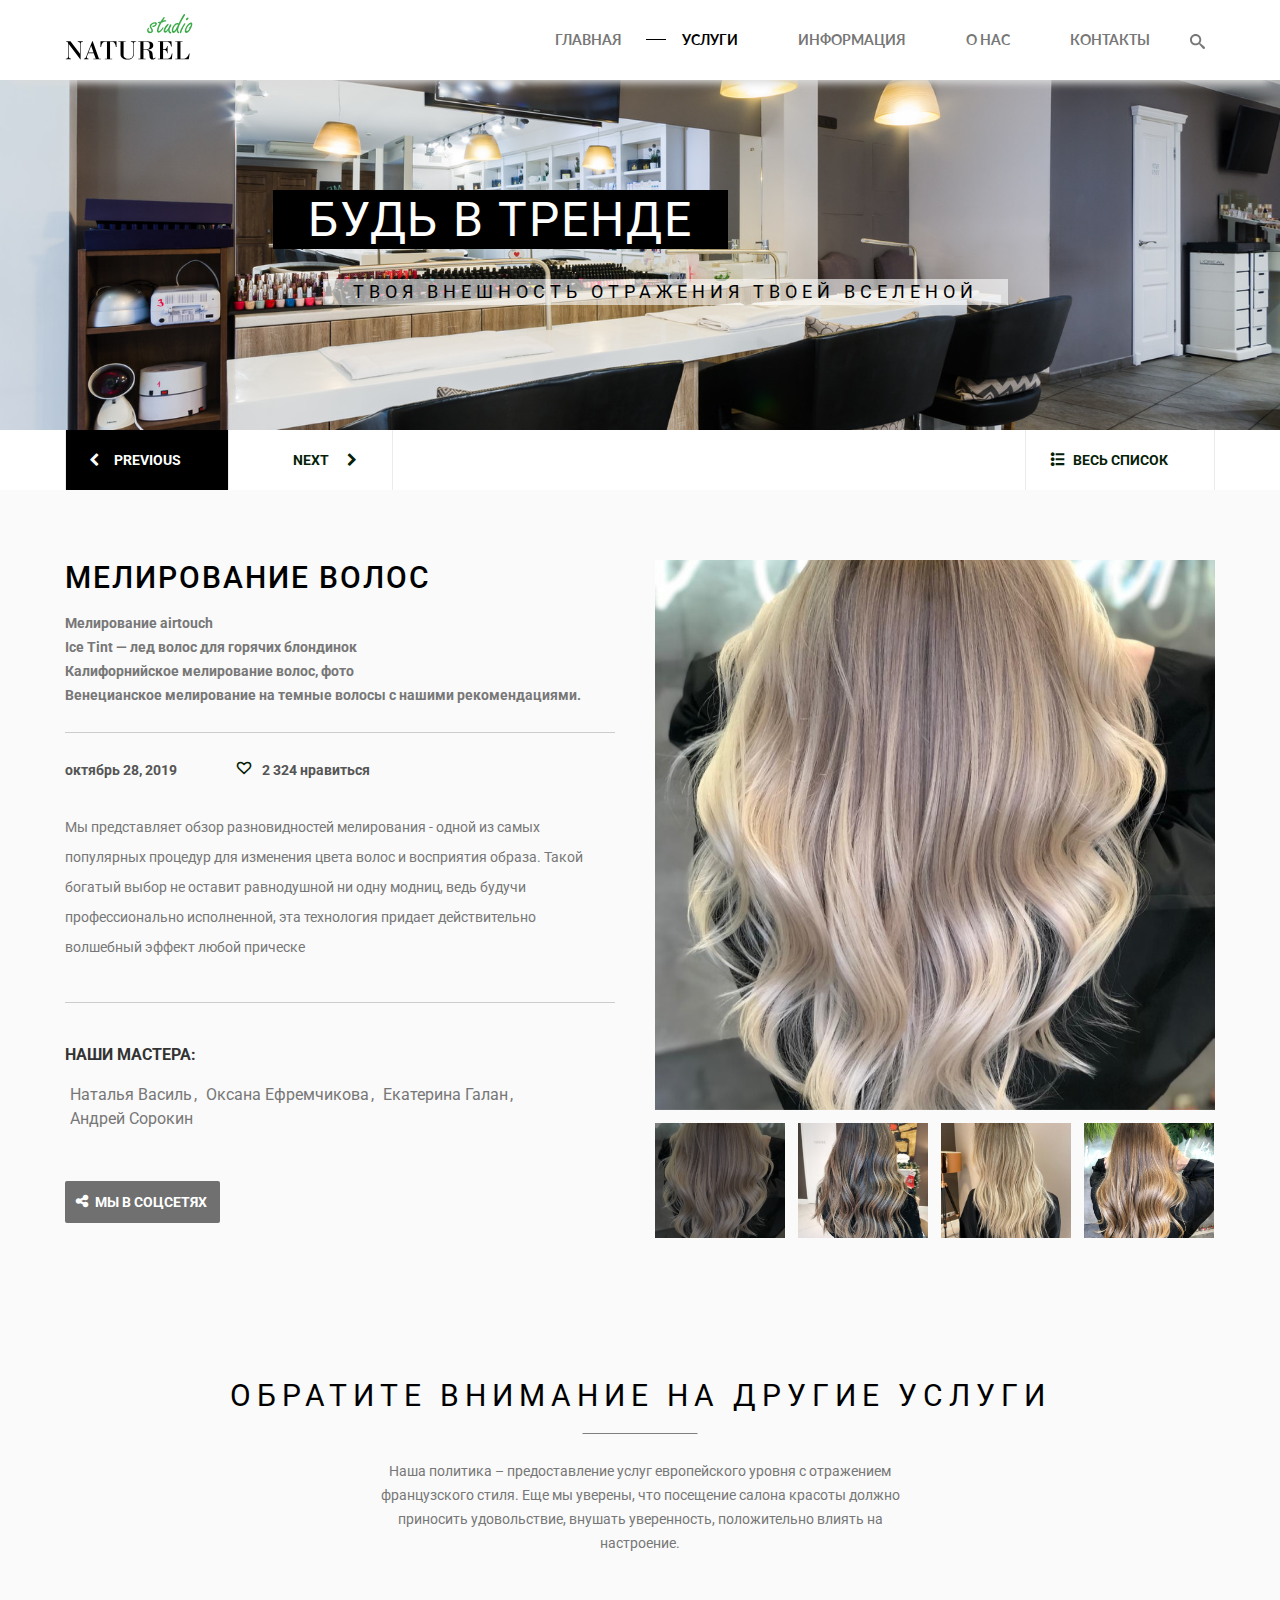
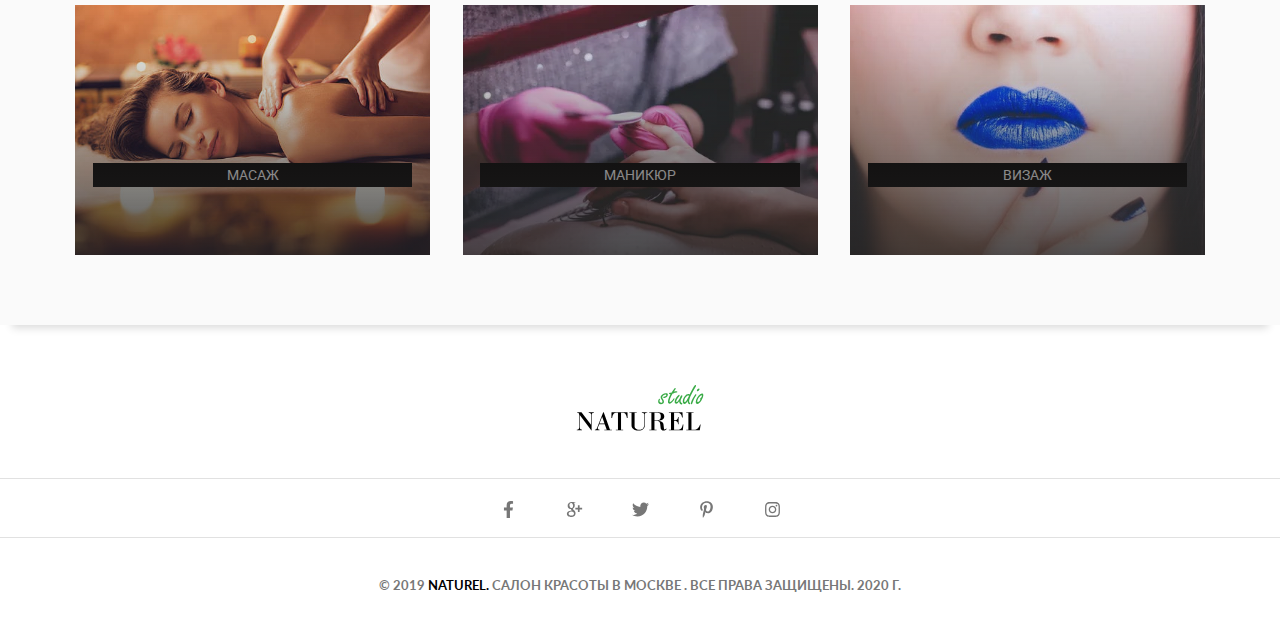
<file: porfolio_details.html>
<!DOCTYPE html>
<html lang="en">
<head>
    <meta charset="UTF-8">
    <meta name="viewport" content="width=device-width, initial-scale=1.0">
    <title>Document</title>
<link
    href="https://fonts.googleapis.com/css2?family=Lato:ital,wght@0,300;0,400;0,700;1,300&family=Roboto:ital,wght@0,300;0,400;0,500;0,700;1,300&family=Sansita+Swashed:wght@500&display=swap"
    rel="stylesheet">    <link rel="stylesheet" href="css/libs.min.css">
    <link rel="stylesheet" href="css/style.min.css">
</head>
<body>

<div class="wrapper">
    <div class="content">

        <header class="header">
            <div class="container">
                <div class="header__inner">
                    <div class="logo">
                        <div class="header__logo">
                            <a href="#">
                                <svg xmlns="http://www.w3.org/2000/svg" width="128" height="46" viewBox="0 0 128 46">
                                    <g fill="none" fill-rule="evenodd">
                                        <path fill="#000"
                                            d="M5.455 27.21l9.586 12.658v-10.29c0-.303-.027-.909-.607-1.348-.413-.302-1.13-.494-1.762-.467v-.552h5.315v.552c-1.076-.027-1.653.248-1.956.66-.44.55-.41 1.294-.41 1.815v15.298h-.197L3.723 29.966v12.242c.08 2.008 1.014 2.285 2.393 2.477v.55H.774v-.55c.853.083 1.54-.192 1.953-.717.416-.55.416-1.237.416-1.76V29.195c0-1.02-1.268-1.432-2.067-1.432v-.552h4.38M26.146 31.752l-2.7 6.825h5.07l-2.37-6.825zm-3.828 9.822c-.192.442-.52 1.458-.52 2.011 0 .52.218.741.741.933.302.083.718.14 1.017.167v.55h-4.678v-.55a2.844 2.844 0 0 0 1.621-.798c.332-.359.553-.855.634-1.076l6.087-15.6h.497l6.278 17.474h1.875v.55h-7.576v-.55h2.452l-2.037-5.56h-5.401l-.99 2.45zM41.962 27.763c-.58 0-1.516.027-2.04.108-1.322.194-2.174.855-2.698 1.599-.663 1.016-.992 2.53-1.073 3.412h-.772l.138-5.671h15.975l.135 5.67h-.77c-.083-.468-.304-2.285-1.073-3.411-.524-.774-1.406-1.405-2.369-1.599-.359-.08-.855-.08-2.369-.108v16.922h2.12v.55H39.84v-.55h2.123V27.763M60.722 27.21v.553H58.6v12.879c0 .96.057 1.647.799 2.501.58.744 1.767 1.569 3.858 1.569 2.067 0 3.194-.744 3.718-1.264 1.32-1.27 1.268-2.836 1.268-3.828v-9.932c0-.852-.332-1.24-.556-1.429-.41-.331-.99-.415-1.843-.496v-.552h5.37v.552c-.853.027-1.539-.027-2.008.604-.194.191-.386.66-.386 1.87V40.2c0 1.237-.275 2.584-1.57 3.768-1.074.989-2.7 1.568-4.463 1.568-1.322 0-2.808-.248-3.882-.66-1.325-.523-2.369-1.428-2.895-2.393a5.36 5.36 0 0 1-.494-2.283V27.763H53.4v-.552h7.323M80.393 35.44c1.187 0 2.563-.138 3.556-1.21.688-.742.853-1.626.853-3.027 0-1.238-.302-2.337-1.322-2.917-.715-.415-2.342-.523-2.92-.523h-2.093v7.677h1.926zm.335-8.23c2.752 0 4.379.198 5.506.828.664.359 2.037 1.294 2.037 3.192 0 1.32-.493 2.283-1.349 2.973-1.211.989-3.194 1.347-4.295 1.428v.108c.963.14 2.92.717 3.802 1.598.88.825 1.044 1.847 1.154 2.89.305 2.504.305 3.053.526 3.687.108.302.249.633.686.633.523 0 1.211-.633 1.46-.938l.415.442c-1.023 1.458-2.15 1.485-2.92 1.485-.744 0-1.764-.083-2.509-1.043-.577-.797-.658-2.037-.768-3.11-.222-1.981-.36-3.99-1.323-4.79-.66-.547-1.597-.603-2.45-.603h-2.233v8.695h2.123v.55h-7.328v-.55h2.12V27.763h-2.12v-.552h7.466zM106.459 27.21l.3 5.203h-.659c-.194-1.073-.607-2.367-1.05-3.027-.768-1.127-1.87-1.623-3.496-1.623h-3.47v7.566h.99c.524 0 1.875.057 2.536-1.485.249-.553.36-1.294.44-1.817h.55v7.208h-.55c-.08-.302-.191-1.402-.413-1.898-.523-1.32-1.624-1.458-2.398-1.458h-1.155v8.806h3.937c.469 0 2.341-.084 3.583-1.733.466-.634.855-1.599 1.154-3.332h.664l-.58 5.615H92.877v-.55H95V27.763h-2.123v-.552h13.582M117.591 27.21v.553h-2.123v16.922h3.194c.443 0 1.902-.11 3.278-1.485a8.874 8.874 0 0 0 2.178-3.688h.523l-.855 5.723h-13.523v-.55h2.123V27.763h-2.123v-.552h7.328">
                                        </path>
                                        <path fill="#3AAB47"
                                            d="M89.92 8.211c.653 0 1.144.116 1.47.348.327.232.489.585.489 1.06 0 .62-.232 1.22-.696 1.8-.443.547-1.107.989-1.992 1.326-.483.178-.89.267-1.216.267-.443 0-.664-.194-.664-.582 0-.265.127-.464.38-.601.062-.033.421-.122 1.074-.27a2.36 2.36 0 0 0 1.074-.553c.286-.242.429-.504.429-.79 0-.22-.065-.382-.192-.487-.126-.108-.315-.16-.569-.16-.61 0-1.284.249-2.023.742-.853.558-1.28 1.221-1.28 1.992 0 .547.279 1.232.837 2.051.623.898.934 1.655.934 2.278 0 .924-.41 1.652-1.233 2.177-.505.327-1.08.491-1.724.491-1.012 0-1.781-.364-2.307-1.089-.37-.517-.553-1.127-.553-1.833 0-.822.21-1.512.631-2.07.275-.369.558-.552.855-.552.262 0 .394.105.394.315 0 .084-.048.21-.143.38-.243.45-.361.984-.361 1.596 0 .515.183.951.553 1.31.326.315.699.474 1.122.474.41 0 .731-.137.963-.41.19-.231.286-.528.286-.886 0-.442-.253-1.017-.76-1.723-.697-.967-1.042-1.846-1.042-2.636 0-1.054.572-1.986 1.721-2.795 1.117-.779 2.3-1.17 3.543-1.17M96.687 8.527a25.873 25.873 0 0 0-1.9 3.568c-.83 1.876-1.246 3.278-1.246 4.205 0 .262.054.461.164.598.11.138.278.205.5.205.525 0 1.162-.493 1.912-1.482.472-.612.896-1.224 1.263-1.836.202-.345.418-.52.65-.52.135 0 .251.049.348.143a.427.427 0 0 1 .124.283c0 .39-.51 1.259-1.532 2.61-1.222 1.619-2.34 2.43-3.351 2.43-.537 0-.985-.248-1.344-.74-.221-.319-.332-.766-.332-1.346 0-1.272.367-2.757 1.107-4.453.178-.423.674-1.439 1.486-3.048-.286.073-.502.11-.65.11-.221 0-.416-.053-.583-.159-.232-.148-.348-.331-.348-.552 0-.264.151-.474.459-.63.083-.044.472-.111 1.168-.206a8.3 8.3 0 0 0 1.106-.302c.37-.663.972-1.563 1.803-2.7.464-.631.785-1.04.965-1.232.254-.262.475-.394.664-.394.138 0 .273.073.41.221.127.138.192.273.192.41 0 .275-.297.817-.888 1.628-.388.526-.68.952-.869 1.278 1.171-.316 2.008-.475 2.515-.475.58 0 .869.243.869.728 0 .243-.1.42-.3.536-.105.065-.38.116-.823.16-.178-.011-.974.188-2.387.598a35.96 35.96 0 0 0-1.152.364M103.213 16.284c-.45.63-.852 1.137-1.2 1.515-.61.674-1.217 1.01-1.819 1.01-.515 0-.917-.231-1.2-.695-.2-.326-.3-.714-.3-1.167 0-1.358.58-2.92 1.737-4.676.537-.823 1.072-1.448 1.598-1.88.41-.347.747-.522 1.011-.522.149 0 .284.065.41.191.106.116.16.232.16.345 0 .203-.195.529-.586.981-.874 1.044-1.538 2-1.99 2.874-.527 1.024-.791 1.822-.791 2.401 0 .148.035.259.102.337.068.081.167.121.291.121.54 0 1.287-.768 2.245-2.307.497-.8.923-1.684 1.282-2.652.189-.526.437-.995.742-1.407.297-.367.585-.552.871-.552.157 0 .3.07.427.204a.706.706 0 0 1 .205.49c0 .381-.365 1.233-1.09 2.559-.497.916-.745 1.682-.745 2.29 0 .656.175 1.214.523 1.677.095.124.383.326.87.599.231.137.347.358.347.663 0 .191-.08.353-.245.49a.888.888 0 0 1-.594.205c-.526 0-1.006-.21-1.438-.63-.389-.38-.637-.928-.742-1.645-.022-.094-.049-.366-.08-.82M113.047 10.77c-.283-.19-.531-.284-.741-.284-.888 0-1.725.542-2.515 1.626-1.044 1.412-1.565 2.776-1.565 4.091 0 .16.032.307.095.442.126.264.315.396.569.396.37 0 .817-.358 1.343-1.072.707-.95 1.36-2.073 1.962-3.367.21-.442.415-.884.615-1.326l.143-.302.094-.205zm.537-1.295c1.055-2.202 2.05-4.118 2.99-5.749.906-1.58 1.521-2.574 1.848-2.983.359-.453.696-.68 1.012-.68.17 0 .32.068.458.205a.638.638 0 0 1 .19.442c0 .243-.179.647-.538 1.216a96.01 96.01 0 0 0-4.203 7.501c-1.476 2.96-2.215 5.175-2.215 6.652 0 .598.116 1.073.348 1.42.043.073.232.243.569.505.065.053.094.159.094.318 0 .21-.08.398-.245.571-.162.175-.343.264-.545.264-.243 0-.51-.148-.804-.442a2.573 2.573 0 0 1-.76-1.453c-.03-.231-.068-.663-.112-1.293-1.106 1.989-2.16 2.983-3.162 2.983-.577 0-1.041-.326-1.39-.978a3.06 3.06 0 0 1-.347-1.47c0-1.643.599-3.295 1.802-4.961 1.19-1.642 2.472-2.464 3.842-2.464.378 0 .77.132 1.168.396zM122.817 3.379c.475 0 .712.242.712.727 0 .442-.232.93-.696 1.47-.442.514-.869.773-1.281.773a.62.62 0 0 1-.489-.221.722.722 0 0 1-.191-.507c0-.504.28-1.043.839-1.612.41-.42.78-.63 1.106-.63zm-3.003 5.86c.178 0 .327.067.443.204a.594.594 0 0 1 .126.348c0 .188-.153.504-.458.949-1.096 1.692-1.875 3.088-2.34 4.183a35.33 35.33 0 0 0-1.313 3.477c-.168.525-.432.79-.79.79a.597.597 0 0 1-.505-.254.672.672 0 0 1-.176-.442c0-.315.337-1.37 1.012-3.159.529-1.412 1.381-2.97 2.563-4.676.378-.558.664-.93.853-1.122.189-.199.385-.299.585-.299zM124.398 14.48c-.264-.21-.394-.371-.394-.487 0-.086.167-.318.505-.696.95-1.064 1.422-1.921 1.422-2.574a.457.457 0 0 0-.079-.253.416.416 0 0 0-.394-.237c-.337 0-.833.326-1.486.978-.845.844-1.487 1.712-1.93 2.607-.515 1.021-.774 1.87-.774 2.544 0 .178.046.337.143.474.135.19.31.283.521.283.505 0 1.05-.377 1.627-1.137a4.9 4.9 0 0 0 .618-.978c.16-.337.232-.513.221-.523zm1.643-5.97c.866 0 1.298.529 1.298 1.58 0 1.402-.648 3.175-1.945 5.323-1.411 2.33-2.777 3.49-4.093 3.49-.613 0-1.06-.282-1.344-.851-.148-.286-.221-.625-.221-1.027 0-1.348.461-2.811 1.39-4.39.863-1.464 1.88-2.602 3.05-3.413.686-.474 1.307-.711 1.865-.711z">
                                        </path>
                                    </g>
                                </svg>
                            </a>
                        </div>
                    </div>
                    <div class="header__burger">
                        <span></span>
                    </div>
                    <nav class="header__menu">
                        <ul class="menu__list">
                            <li class="menu__list-item"><a class="menu__list-link" href="index.html">Главная</a></li>
                            <li class="menu__list-item"><a class="menu__list-link active" href="porfolio_details.html">Услуги</a></li>
                            <li class="menu__list-item"><a class="menu__list-link" href="blog.html">Информация</a></li>
                            <li class="menu__list-item"><a class="menu__list-link" href="about.html">О нас</a></li>
                            <li class="menu__list-item"><a class="menu__list-link" href="contact.html">Контакты</a></li>
                            <li class="menu__list-item">
                                <a class="menu__list-search" href="#">
                                    <svg version="1.1" xmlns="http://www.w3.org/2000/svg"
                                        width="512" height="512" viewBox="0 0 512 512">
                                        <title></title>
                                        <g id="icomoon-ignore"></g>
                                        <path fill="currentColor" d="M496.131 435.698l-121.276-103.147c-12.537-11.283-25.945-16.463-36.776-15.963 28.628-33.534
                                            45.921-77.039 45.921-124.588 0-106.039-85.961-192-192-192s-192 85.961-192 192 85.961 192 192 192c47.549
                                            0 91.054-17.293 124.588-45.922-0.5 10.831 4.68 24.239 15.963 36.776l103.147 121.276c17.661 19.623 46.511
                                            21.277 64.11 3.678s15.946-46.449-3.677-64.11zM192 320c-70.692 0-128-57.308-128-128s57.308-128 128-128
                                            128 57.308 128 128-57.307 128-128 128z">
                                        </path>
                                    </svg>
                                </a>
                            </li>
                        </ul>
                    </nav>
                </div>
            </div>
        </header>  <!--header -->

        <section class="services__intro">
            <div class="intro ibg">
                <img src="images/portfolio_detalis/heading-bg1.jpg" alt="">
                <div class="container">
                    <div class="intro__box">
                        <div class="intro__box-inner">
                            <div class="intro__title">Будь в тренде</div>
                            <div class="intro__subtitle">Твоя внешность отражения твоей вселеной</div>
                        </div>
                    </div>
                </div>
            </div>
        </section> <!--services__intro -->
        
        <section class="services-nav">
            <div class="container">
                <div class="services-nav__wrapper">
                    <div class="services-nav__arrow">
                    </div>
                    <div class="services-nav__sort">Весь список</div>
                </div>
            </div>
        </section> <!--services-nav -->

        <section class="services-slider__wrapper slider-active">

            <div class="services">
                <div class="container">
                    <div class="portfolio__detalis-wrapper">
                        <div class="services-box">
                            <div class="services-content">
                                <div class="services-content__title">Мелирование волос</div>
                                <ul class="services-content__subtitle">
                                    <li><a href="#">Мелирование airtouch</a></li>
                                    <li><a href="#">Ice Tint — лед волос для горячих блондинок</a></li>
                                    <li><a href="#">Калифорнийское мелирование волос, фото</a></li>
                                    <li><a href="#">Венецианское мелирование на темные волосы с нашими рекомендациями.</a></li>
                                </ul>

                                <div class="services-content__popular">
                                    <div class="services-content__popular-date">октябрь 28, 2019</div>
                                    <div class="services-content__popular-wish">2 324 нравиться</div>
                                </div>
                                <div class="services-content__text">
                                     Мы представляет обзор разновидностей мелирования - одной из самых популярных процедур для изменения цвета волос и
                                    восприятия образа. Такой богатый выбор не оставит равнодушной ни одну модниц, ведь будучи профессионально исполненной,
                                    эта технология придает действительно волшебный эффект любой прическе
                                </div>
                                <div class="services-content__author">Наши мастера:</div>
                                <div class="services-content__name">
                                    <ul class="services-content__list">
                                        <li class="services-content__item">
                                            <a class="services-content__link" href="#">Наталья Василь</a>
                                        </li>
                                        <li class="services-content__item">
                                            <a class="services-content__link" href="#">Оксана Ефремчикова</a>
                                        </li>
                                        <li class="services-content__item">
                                            <a class="services-content__link" href="#">Екатерина Галан</a>
                                        </li>
                                        <li class="services-content__item">
                                            <a class="services-content__link" href="#">Андрей Сорокин</a>
                                        </li>
                                    </ul>
                                </div>
                                <div class="services-social__inner">
                                    <div class="services-social">Мы в соцсетях
                                    
                                        <ul class="services-social__list">
                                        
                                            <li class="services-social__list-box">
                                                <a href="#" class="services-social__link icon-facebook">
                                                </a>
                                            </li>
                                            <li class="services-social__list-box">
                                                <a href="#" class="services-social__link icon-google">
                                                </a>
                                            </li>
                                            <li class="services-social__list-box">
                                                <a href="#" class="services-social__link icon-twitter">
                                                </a>
                                            </li>
                                            <li class="services-social__list-box">
                                                <a href="#" class="services-social__link icon-linkedin2">
                                                </a>
                                            </li>
                                            <li class="services-social__list-box">
                                                <a href="#" class="services-social__link icon-dribbble">
                                                </a>
                                            </li>
                                            <li class="services-social__list-box">
                                                <a href="#" class="services-social__link icon-pinterest2">
                                                </a>
                                            </li>
                                            <li class="services-social__list-box">
                                                <a href="#" class="services-social__link icon-instagram">
                                                </a>
                                            </li>

                                        </ul>

                                    </div>

                                </div>
                                
                            </div>
                            <div class="services-slider">

                                <div class="services-slider__for">
                                    <div class="slider__for-inner">
                                        <div class="slider__for-images ibg">
                                            <img src="images/portfolio_detalis/slider/portfolio__1.jpg" alt="">
                                        </div>
                                    </div>
                                    
                                    <div class="slider__for-inner">
                                        <div class="slider__for-images ibg">
                                            <img src="images/portfolio_detalis/slider/portfolio__5.jpg" alt="">
                                        </div>
                                    </div>
                                    
                                    <div class="slider__for-inner">
                                        <div class="slider__for-images ibg">
                                            <img src="images/portfolio_detalis/slider/portfolio__2.jpg" alt="">
                                        </div>
                                    </div>
                                    
                                    <div class="slider__for-inner">
                                        <div class="slider__for-images ibg">
                                            <img src="images/portfolio_detalis/slider/portfolio__3.jpg" alt="">
                                        </div>
                                    </div>
                                    
                                </div>


                                <div class="services-slider__nav">
                                    
                                    <div class="slider__nav-inner">
                                        <div class="slider__nav-images ibg">
                                            <img src="images/portfolio_detalis/slider/portfolio__1.jpg" alt="">
                                        </div>
                                        <div class="slider__nav-overlay"></div>
                                    </div>
                                    
                                    <div class="slider__nav-inner">
                                        <div class="slider__nav-images ibg">
                                            <img src="images/portfolio_detalis/slider/portfolio__5.jpg" alt="">
                                        </div>
                                        <div class="slider__nav-overlay"></div>
                                    </div>
                                    
                                    <div class="slider__nav-inner">
                                        <div class="slider__nav-images ibg">
                                            <img src="images/portfolio_detalis/slider/portfolio__2.jpg" alt="">
                                        </div>
                                        <div class="slider__nav-overlay"></div>
                                    </div>
                                    
                                    <div class="slider__nav-inner">
                                        <div class="slider__nav-images ibg">
                                            <img src="images/portfolio_detalis/slider/portfolio__3.jpg" alt="">
                                        </div>
                                        <div class="slider__nav-overlay"></div>
                                    </div>
                                    
                                </div>

                            </div>
                        </div>
                    </div>
                </div>
            </div>

            
            <div class="services">
                <div class="container">
                    <div class="portfolio__detalis-wrapper">
                        <div class="services-box">
                            <div class="services-slider">

                                <div class="services-slider__for">
                                    <div class="slider__for-inner">
                                        <div class="slider__for-images ibg">
                                            <img src="images/portfolio_detalis/slider/portfolio__4.jpg" alt="">
                                        </div>
                                    </div>
                                    
                                    <div class="slider__for-inner">
                                        <div class="slider__for-images ibg">
                                            <img src="images/portfolio_detalis/slider/portfolio__6.jpg" alt="">
                                        </div>
                                    </div>
                                    
                                    <div class="slider__for-inner">
                                        <div class="slider__for-images ibg">
                                            <img src="images/portfolio_detalis/slider/portfolio__10.jpg" alt="">
                                        </div>
                                    </div>
                                    
                                    <div class="slider__for-inner">
                                        <div class="slider__for-images ibg">
                                            <img src="images/portfolio_detalis/slider/portfolio__11.jpg" alt="">
                                        </div>
                                    </div>
                                    
                                </div>


                                <div class="services-slider__nav">
                                    
                                    <div class="slider__nav-inner">
                                        <div class="slider__nav-images ibg">
                                            <img src="images/portfolio_detalis/slider/portfolio__4.jpg" alt="">
                                        </div>
                                        <div class="slider__nav-overlay"></div>
                                    </div>
                                    
                                    <div class="slider__nav-inner">
                                        <div class="slider__nav-images ibg">
                                            <img src="images/portfolio_detalis/slider/portfolio__6.jpg" alt="">
                                        </div>
                                        <div class="slider__nav-overlay"></div>
                                    </div>
                                    
                                    <div class="slider__nav-inner">
                                        <div class="slider__nav-images ibg">
                                            <img src="images/portfolio_detalis/slider/portfolio__10.jpg" alt="">
                                        </div>
                                        <div class="slider__nav-overlay"></div>
                                    </div>
                                    
                                    <div class="slider__nav-inner">
                                        <div class="slider__nav-images ibg">
                                            <img src="images/portfolio_detalis/slider/portfolio__11.jpg" alt="">
                                        </div>
                                        <div class="slider__nav-overlay"></div>
                                    </div>
                                    
                                </div>

                            </div>
                            <div class="services-content">
                                <div class="services-content__title">Окрашивание волос</div>
                                <ul class="services-content__subtitle">
                                    <li><a href="#">Омбре окрашивание волос Ombre Hair color выбор звезд!</a></li>
                                    <li><a href="#">Шатуш окрашивание (мелирование)</a></li>
                                    <li><a href="#">Балаяж – естественный шик вашей неповторимой индивидуальности</a></li>
                                    <li><a href="#">Брондирование волос</a></li>
                                    <li><a href="#">Окрашивание Kydra — растительные «деликатесы» для возрождения волос</a></li>
                                    <li><a href="#">Шелковое окрашивание CHI</a></li>
                                    <li><a href="#">Тонирование волос</a></li>
                                    <li><a href="#">Классическое окрашивание волос</a></li>
                                    <li><a href="#">Блондирование – мода, которая влюбляет в себя</a></li>
                                    <li><a href="#">Окрашивание волос хной</a></li>
                                    <li><a href="#">Окрашивание волос басмой</a></li>
                                    <li><a href="#">Колорирование волос</a></li>
                                    <li><a href="#">Скрытое окрашивание волос</a></li>
                                    <li><a href="#">Мужское окрашивание волос</a></li>
                                </ul>

                                <div class="services-content__popular">
                                    <div class="services-content__popular-date">январь 02, 2020</div>
                                    <div class="services-content__popular-wish">7 324 нравиться</div>
                                </div>
                                <div class="services-content__text">
                                    Красить волосы сегодня стало нормой - это раньше к этому кардинальному методу прибегали только при появлении
                                    определенных проблем: седины, тусклого цвета прически и прочих. Салон красоты Naturel Studio предлагает самые щадящие и
                                    эффективные методы окрашивания волос
                                </div>
                                <div class="services-content__author">Наши мастера:</div>
                                <div class="services-content__name">
                                    <ul class="services-content__list">
                                        <li class="services-content__item">
                                            <a class="services-content__link" href="#">Валерия Булава</a>
                                        </li>
                                        <li class="services-content__item">
                                            <a class="services-content__link" href="#">Лия Кулиева</a>
                                        </li>
                                        <li class="services-content__item">
                                            <a class="services-content__link" href="#">Олег Самошкин</a>
                                        </li>
                                        <li class="services-content__item">
                                            <a class="services-content__link" href="#">Мария Гайдаржин</a>
                                        </li>
                                        <li class="services-content__item">
                                            <a class="services-content__link" href="#">Андрей Корниен</a>
                                        </li>
                                        <li class="services-content__item">
                                            <a class="services-content__link" href="#">Кира Иванова</a>
                                        </li>
                                    </ul>
                                </div>
                                <div class="services-social__inner">
                                    <div class="services-social">Мы в соцсетях
                                    
                                        <ul class="services-social__list">
                                        
                                            <li class="services-social__list-box">
                                                <a href="#" class="services-social__link icon-facebook">
                                                </a>
                                            </li>
                                            <li class="services-social__list-box">
                                                <a href="#" class="services-social__link icon-google">
                                                </a>
                                            </li>
                                            <li class="services-social__list-box">
                                                <a href="#" class="services-social__link icon-twitter">
                                                </a>
                                            </li>
                                            <li class="services-social__list-box">
                                                <a href="#" class="services-social__link icon-linkedin2">
                                                </a>
                                            </li>
                                            <li class="services-social__list-box">
                                                <a href="#" class="services-social__link icon-dribbble">
                                                </a>
                                            </li>
                                            <li class="services-social__list-box">
                                                <a href="#" class="services-social__link icon-pinterest2">
                                                </a>
                                            </li>
                                            <li class="services-social__list-box">
                                                <a href="#" class="services-social__link icon-instagram">
                                                </a>
                                            </li>
                                        
                                        </ul>
                                
                                    </div>

                                </div>
                                
                            </div>
                        </div>
                    </div>
                </div>
            </div>

            <div class="services">
                <div class="container">
                    <div class="portfolio__detalis-wrapper">
                        <div class="services-box">
                            <div class="services-content">
                                <div class="services-content__title">Стрижки волос в салоне красоты</div>
                                <ul class="services-content__subtitle">
                                    <li><a href="#">Стрижки на длинные волосы</a></li>
                                    <li><a href="#">Стрижки на средние волосы.</a></li>
                                    <li><a href="#">Комфорт и креативность стрижек на короткие волосы в Naturel Studio</a></li>
                                    <li><a href="#">Горячие ножницы — панацея от ломких волос</a></li>
                                    <li><a href="#">Мужские стрижки</a></li>
                                    <li><a href="#">Полировка волос ― простое избавление от секущихся кончиковI</a></li>
                                    <li><a href="#">Детские стрижки</a></li>
                                </ul>

                                <div class="services-content__popular">
                                    <div class="services-content__popular-date">март 14, 2018</div>
                                    <div class="services-content__popular-wish">10 324 нравиться</div>
                                </div>
                                <div class="services-content__text">
                                    Красота начинается с прически, ведь аккуратная стрижка выгодно отличает индивидуума на общем фоне. Naturel Studio может
                                    похвастаться отличной командой стилистов, ежедневно и ежечасно создающих новые образы и приумножая красоту в отдельно
                                    взятом городе
                                </div>
                                <div class="services-content__author">Наши мастера:</div>
                                <div class="services-content__name">
                                    <ul class="services-content__list">
                                        <li class="services-content__item">
                                            <a class="services-content__link" href="#">Валерия Булава</a>
                                        </li>
                                        <li class="services-content__item">
                                            <a class="services-content__link" href="#">Лия Кулиева</a>
                                        </li>
                                        <li class="services-content__item">
                                            <a class="services-content__link" href="#">Олег Самошкин</a>
                                        </li>
                                        <li class="services-content__item">
                                            <a class="services-content__link" href="#">Мария Гайдаржин</a>
                                        </li>
                                        <li class="services-content__item">
                                            <a class="services-content__link" href="#">Андрей Корниен</a>
                                        </li>
                                        <li class="services-content__item">
                                            <a class="services-content__link" href="#">Кира Иванова</a>
                                        </li>
                                    </ul>
                                </div>
                                <div class="services-social__inner">
                                    <div class="services-social">Мы в соцсетях
                                    
                                        <ul class="services-social__list">
                                        
                                            <li class="services-social__list-box">
                                                <a href="#" class="services-social__link icon-facebook">
                                                </a>
                                            </li>
                                            <li class="services-social__list-box">
                                                <a href="#" class="services-social__link icon-google">
                                                </a>
                                            </li>
                                            <li class="services-social__list-box">
                                                <a href="#" class="services-social__link icon-twitter">
                                                </a>
                                            </li>
                                            <li class="services-social__list-box">
                                                <a href="#" class="services-social__link icon-linkedin2">
                                                </a>
                                            </li>
                                            <li class="services-social__list-box">
                                                <a href="#" class="services-social__link icon-dribbble">
                                                </a>
                                            </li>
                                            <li class="services-social__list-box">
                                                <a href="#" class="services-social__link icon-pinterest2">
                                                </a>
                                            </li>
                                            <li class="services-social__list-box">
                                                <a href="#" class="services-social__link icon-instagram">
                                                </a>
                                            </li>
                                        
                                        </ul>
                                
                                    </div>

                                </div>
                                
                            </div>
                            <div class="services-slider">

                                <div class="services-slider__for">
                                    <div class="slider__for-inner">
                                        <div class="slider__for-images ibg">
                                            <img src="images/portfolio_detalis/slider/portfolio__1.jpg" alt="">
                                        </div>
                                    </div>
                                    
                                    <div class="slider__for-inner">
                                        <div class="slider__for-images ibg">
                                            <img src="images/portfolio_detalis/slider/portfolio__13.jpg" alt="">
                                        </div>
                                    </div>
                                    
                                    <div class="slider__for-inner">
                                        <div class="slider__for-images ibg">
                                            <img src="images/portfolio_detalis/slider/portfolio__12.jpg" alt="">
                                        </div>
                                    </div>
                                    
                                    <div class="slider__for-inner">
                                        <div class="slider__for-images ibg">
                                            <img src="images/portfolio_detalis/slider/portfolio__10.jpg" alt="">
                                        </div>
                                    </div>
                                    
                                </div>


                                <div class="services-slider__nav">
                                    
                                    <div class="slider__nav-inner">
                                        <div class="slider__nav-images ibg">
                                            <img src="images/portfolio_detalis/slider/portfolio__1.jpg" alt="">
                                        </div>
                                        <div class="slider__nav-overlay"></div>
                                    </div>
                                    
                                    <div class="slider__nav-inner">
                                        <div class="slider__nav-images ibg">
                                            <img src="images/portfolio_detalis/slider/portfolio__13.jpg" alt="">
                                        </div>
                                        <div class="slider__nav-overlay"></div>
                                    </div>
                                    
                                    <div class="slider__nav-inner">
                                        <div class="slider__nav-images ibg">
                                            <img src="images/portfolio_detalis/slider/portfolio__12.jpg" alt="">
                                        </div>
                                        <div class="slider__nav-overlay"></div>
                                    </div>
                                    
                                    <div class="slider__nav-inner">
                                        <div class="slider__nav-images ibg">
                                            <img src="images/portfolio_detalis/slider/portfolio__10.jpg" alt="">
                                        </div>
                                        <div class="slider__nav-overlay"></div>
                                    </div>
                                    
                                </div>

                            </div>
                        </div>
                    </div>
                </div>
            </div>

            
            <div class="services">
                <div class="container">
                    <div class="portfolio__detalis-wrapper">
                        <div class="services-box">
                            <div class="services-slider">

                                <div class="services-slider__for">
                                    <div class="slider__for-inner">
                                        <div class="slider__for-images ibg">
                                            <img src="images/portfolio_detalis/slider/portfolio__14.jpg" alt="">
                                        </div>
                                    </div>
                                    
                                    <div class="slider__for-inner">
                                        <div class="slider__for-images ibg">
                                            <img src="images/portfolio_detalis/slider/portfolio__15.jpg" alt="">
                                        </div>
                                    </div>
                                    
                                    <div class="slider__for-inner">
                                        <div class="slider__for-images ibg">
                                            <img src="images/portfolio_detalis/slider/portfolio__16.jpg" alt="">
                                        </div>
                                    </div>
                                    
                                    <div class="slider__for-inner">
                                        <div class="slider__for-images ibg">
                                            <img src="images/portfolio_detalis/slider/portfolio__17.jpg" alt="">
                                        </div>
                                    </div>
                                    
                                </div>


                                <div class="services-slider__nav">
                                    
                                    <div class="slider__nav-inner">
                                        <div class="slider__nav-images ibg">
                                            <img src="images/portfolio_detalis/slider/portfolio__14.jpg" alt="">
                                        </div>
                                        <div class="slider__nav-overlay"></div>
                                    </div>
                                    
                                    <div class="slider__nav-inner">
                                        <div class="slider__nav-images ibg">
                                            <img src="images/portfolio_detalis/slider/portfolio__15.jpg" alt="">
                                        </div>
                                        <div class="slider__nav-overlay"></div>
                                    </div>
                                    
                                    <div class="slider__nav-inner">
                                        <div class="slider__nav-images ibg">
                                            <img src="images/portfolio_detalis/slider/portfolio__16.jpg" alt="">
                                        </div>
                                        <div class="slider__nav-overlay"></div>
                                    </div>
                                    
                                    <div class="slider__nav-inner">
                                        <div class="slider__nav-images ibg">
                                            <img src="images/portfolio_detalis/slider/portfolio__17.jpg" alt="">
                                        </div>
                                        <div class="slider__nav-overlay"></div>
                                    </div>
                                    
                                </div>

                            </div>
                            <div class="services-content">
                                <div class="services-content__title">Выпрямление волос в салоне красоты</div>
                                <ul class="services-content__subtitle">
                                    <li><a href="#">Бразильское кератиновое выпрямление волос Brazilian blowout</a></li>
                                    <li><a href="#">Химическое выпрямление волос в салоне красоты Натюрель</a></li>
                                    <li><a href="#">Термическое выпрямление волос в салоне красоты Натюрель</a></li>
                                    
                                </ul>

                                <div class="services-content__popular">
                                    <div class="services-content__popular-date">июнь 14, 2019</div>
                                    <div class="services-content__popular-wish">3 324 нравиться</div>
                                </div>
                                <div class="services-content__text">
                                    Профессиональные решения в области выпрямления волос, высокий профессионализм наших мастеров, инновации и индивидуальный
                                    подход – это то, что мы всегда можем вам гарантировать
                                </div>
                                <div class="services-content__author">Наши мастера:</div>
                                <div class="services-content__name">
                                    <ul class="services-content__list">
                                        <li class="services-content__item">
                                            <a class="services-content__link" href="#">Валерия Булава</a>
                                        </li>
                                        <li class="services-content__item">
                                            <a class="services-content__link" href="#">Лия Кулиева</a>
                                        </li>
                                        <li class="services-content__item">
                                            <a class="services-content__link" href="#">Олег Самошкин</a>
                                        </li>
                                        <li class="services-content__item">
                                            <a class="services-content__link" href="#">Мария Гайдаржин</a>
                                        </li>
                                    </ul>
                                </div>
                                <div class="services-social__inner">
                                    <div class="services-social">Мы в соцсетях
                                    
                                        <ul class="services-social__list">
                                        
                                            <li class="services-social__list-box">
                                                <a href="#" class="services-social__link icon-facebook">
                                                </a>
                                            </li>
                                            <li class="services-social__list-box">
                                                <a href="#" class="services-social__link icon-google">
                                                </a>
                                            </li>
                                            <li class="services-social__list-box">
                                                <a href="#" class="services-social__link icon-twitter">
                                                </a>
                                            </li>
                                            <li class="services-social__list-box">
                                                <a href="#" class="services-social__link icon-linkedin2">
                                                </a>
                                            </li>
                                            <li class="services-social__list-box">
                                                <a href="#" class="services-social__link icon-dribbble">
                                                </a>
                                            </li>
                                            <li class="services-social__list-box">
                                                <a href="#" class="services-social__link icon-pinterest2">
                                                </a>
                                            </li>
                                            <li class="services-social__list-box">
                                                <a href="#" class="services-social__link icon-instagram">
                                                </a>
                                            </li>
                                        
                                        </ul>
                                
                                    </div>

                                </div>
                                
                            </div>
                            
                        </div>
                    </div>
                </div>
            </div>

            
            <div class="services">
                <div class="container">
                    <div class="portfolio__detalis-wrapper">
                        <div class="services-box">
                            <div class="services-content">
                                <div class="services-content__title">Укладки волос</div>
                                <ul class="services-content__subtitle">
                                    <li><a href="#">Укладка волос утюжком</a></li>
                                    <li><a href="#">Укладка кудрявых волос</a></li>
                                    <li><a href="#">Вечерняя укладка</a></li>
                                    <li><a href="#">Мужская укладка волос</a></li>
                                    
                                </ul>

                                <div class="services-content__popular">
                                    <div class="services-content__popular-date">июнь 14, 2019</div>
                                    <div class="services-content__popular-wish">3 324 нравиться</div>
                                </div>
                                <div class="services-content__text">
                                    Персонал Naturel Studio знает, как быстро и эффективно преобразить женщин и мужчин перед важными мероприятиями. В наших
                                    стенах создаются лучшие образы для вечера: укладка волос любой длины для леди и джентльменов, а также лучшая
                                    профессиональная косметика в короткие сроки способны сотворить настоящее чудо
                                </div>
                                <div class="services-content__author">Наши мастера:</div>
                                <div class="services-content__name">
                                    <ul class="services-content__list">
                                        <li class="services-content__item">
                                            <a class="services-content__link" href="#">Валерия Булава</a>
                                        </li>
                                        <li class="services-content__item">
                                            <a class="services-content__link" href="#">Лия Кулиева</a>
                                        </li>
                                        <li class="services-content__item">
                                            <a class="services-content__link" href="#">Олег Самошкин</a>
                                        </li>
                                        <li class="services-content__item">
                                            <a class="services-content__link" href="#">Мария Гайдаржин</a>
                                        </li>
                                    </ul>
                                </div>
                                <div class="services-social__inner">
                                    <div class="services-social">Мы в соцсетях
                                    
                                        <ul class="services-social__list">
                                        
                                            <li class="services-social__list-box">
                                                <a href="#" class="services-social__link icon-facebook">
                                                </a>
                                            </li>
                                            <li class="services-social__list-box">
                                                <a href="#" class="services-social__link icon-google">
                                                </a>
                                            </li>
                                            <li class="services-social__list-box">
                                                <a href="#" class="services-social__link icon-twitter">
                                                </a>
                                            </li>
                                            <li class="services-social__list-box">
                                                <a href="#" class="services-social__link icon-linkedin2">
                                                </a>
                                            </li>
                                            <li class="services-social__list-box">
                                                <a href="#" class="services-social__link icon-dribbble">
                                                </a>
                                            </li>
                                            <li class="services-social__list-box">
                                                <a href="#" class="services-social__link icon-pinterest2">
                                                </a>
                                            </li>
                                            <li class="services-social__list-box">
                                                <a href="#" class="services-social__link icon-instagram">
                                                </a>
                                            </li>
                                        
                                        </ul>
                                
                                    </div>

                                </div>
                                
                            </div>
                            <div class="services-slider">

                                <div class="services-slider__for">
                                    <div class="slider__for-inner">
                                        <div class="slider__for-images ibg">
                                            <img src="images/portfolio_detalis/slider/portfolio__20.jpg" alt="">
                                        </div>
                                    </div>
                                    
                                    <div class="slider__for-inner">
                                        <div class="slider__for-images ibg">
                                            <img src="images/portfolio_detalis/slider/portfolio__19.jpg" alt="">
                                        </div>
                                    </div>
                                    
                                    <div class="slider__for-inner">
                                        <div class="slider__for-images ibg">
                                            <img src="images/portfolio_detalis/slider/portfolio__6.jpg" alt="">
                                        </div>
                                    </div>
                                    
                                    <div class="slider__for-inner">
                                        <div class="slider__for-images ibg">
                                            <img src="images/portfolio_detalis/slider/portfolio__21.jpg" alt="">
                                        </div>
                                    </div>
                                    
                                </div>


                                <div class="services-slider__nav">
                                    
                                    <div class="slider__nav-inner">
                                        <div class="slider__nav-images ibg">
                                            <img src="images/portfolio_detalis/slider/portfolio__20.jpg" alt="">
                                        </div>
                                        <div class="slider__nav-overlay"></div>
                                    </div>
                                    
                                    <div class="slider__nav-inner">
                                        <div class="slider__nav-images ibg">
                                            <img src="images/portfolio_detalis/slider/portfolio__19.jpg" alt="">
                                        </div>
                                        <div class="slider__nav-overlay"></div>
                                    </div>
                                    
                                    <div class="slider__nav-inner">
                                        <div class="slider__nav-images ibg">
                                            <img src="images/portfolio_detalis/slider/portfolio__6.jpg" alt="">
                                        </div>
                                        <div class="slider__nav-overlay"></div>
                                    </div>
                                    
                                    <div class="slider__nav-inner">
                                        <div class="slider__nav-images ibg">
                                            <img src="images/portfolio_detalis/slider/portfolio__21.jpg" alt="">
                                        </div>
                                        <div class="slider__nav-overlay"></div>
                                    </div>
                                    
                                </div>

                            </div>
                        </div>
                    </div>
                </div>
            </div>

            
            <div class="services">
                <div class="container">
                    <div class="portfolio__detalis-wrapper">
                        <div class="services-box">
                            <div class="services-slider">

                                <div class="services-slider__for">
                                    <div class="slider__for-inner">
                                        <div class="slider__for-images ibg">
                                            <img src="images/portfolio_detalis/slider/portfolio__22.jpg" alt="">
                                        </div>
                                    </div>
                                    
                                    <div class="slider__for-inner">
                                        <div class="slider__for-images ibg">
                                            <img src="images/portfolio_detalis/slider/portfolio__23.jpg" alt="">
                                        </div>
                                    </div>
                                    
                                    <div class="slider__for-inner">
                                        <div class="slider__for-images ibg">
                                            <img src="images/portfolio_detalis/slider/portfolio__24.jpg" alt="">
                                        </div>
                                    </div>
                                    
                                    <div class="slider__for-inner">
                                        <div class="slider__for-images ibg">
                                            <img src="images/portfolio_detalis/slider/portfolio__25.jpg" alt="">
                                        </div>
                                    </div>
                                    
                                </div>


                                <div class="services-slider__nav">
                                    
                                    <div class="slider__nav-inner">
                                        <div class="slider__nav-images ibg">
                                            <img src="images/portfolio_detalis/slider/portfolio__22.jpg" alt="">
                                        </div>
                                        <div class="slider__nav-overlay"></div>
                                    </div>
                                    
                                    <div class="slider__nav-inner">
                                        <div class="slider__nav-images ibg">
                                            <img src="images/portfolio_detalis/slider/portfolio__23.jpg" alt="">
                                        </div>
                                        <div class="slider__nav-overlay"></div>
                                    </div>
                                    
                                    <div class="slider__nav-inner">
                                        <div class="slider__nav-images ibg">
                                            <img src="images/portfolio_detalis/slider/portfolio__24.jpg" alt="">
                                        </div>
                                        <div class="slider__nav-overlay"></div>
                                    </div>
                                    
                                    <div class="slider__nav-inner">
                                        <div class="slider__nav-images ibg">
                                            <img src="images/portfolio_detalis/slider/portfolio__25.jpg" alt="">
                                        </div>
                                        <div class="slider__nav-overlay"></div>
                                    </div>
                                    
                                </div>

                            </div>
                            <div class="services-content">
                                <div class="services-content__title">Маникюр и педикюр</div>
                                <ul class="services-content__subtitle">
                                    <li><a href="#">Маникюр</a></li>
                                    <li><a href="#">Педикюр</a></li>
                                    <li><a href="#">Ногтевой сервис</a></li>
                                    <li><a href="#">Покрытия для ногтей</a></li>
                                </ul>

                                <div class="services-content__popular">
                                    <div class="services-content__popular-date">июнь 19, 2018</div>
                                    <div class="services-content__popular-wish">6 394 нравиться</div>
                                </div>
                                <div class="services-content__text">
                                    Как часто вы уделяете внимание своим рукам и ногам-труженицам? Делаете для них маски, следите за состоянием ногтей? Не хватает
                                    сил и времени? Мы всегда открыт для вас, ведь в наших стенах пальчики получают заслуженные отдых и
                                    расслабление, а ноготки приобретают ухоженный вид и покрываются самыми лучшими лаками!
                                </div>
                                <div class="services-content__author">Наши мастера:</div>
                                <div class="services-content__name">
                                    <ul class="services-content__list">
                                        <li class="services-content__item">
                                            <a class="services-content__link" href="#">Наталья Гонза</a>
                                        </li>
                                        <li class="services-content__item">
                                            <a class="services-content__link" href="#">Ирина Лепешкина</a>
                                        </li>
                                        <li class="services-content__item">
                                            <a class="services-content__link" href="#">Раиса Ибрагимхалилова</a>
                                        </li>
                                        <li class="services-content__item">
                                            <a class="services-content__link" href="#">Лариса Амелина</a>
                                        </li>
                                    </ul>
                                </div>
                                <div class="services-social__inner">
                                    <div class="services-social">Мы в соцсетях
                                    
                                        <ul class="services-social__list">
                                        
                                            <li class="services-social__list-box">
                                                <a href="#" class="services-social__link icon-facebook">
                                                </a>
                                            </li>
                                            <li class="services-social__list-box">
                                                <a href="#" class="services-social__link icon-google">
                                                </a>
                                            </li>
                                            <li class="services-social__list-box">
                                                <a href="#" class="services-social__link icon-twitter">
                                                </a>
                                            </li>
                                            <li class="services-social__list-box">
                                                <a href="#" class="services-social__link icon-linkedin2">
                                                </a>
                                            </li>
                                            <li class="services-social__list-box">
                                                <a href="#" class="services-social__link icon-dribbble">
                                                </a>
                                            </li>
                                            <li class="services-social__list-box">
                                                <a href="#" class="services-social__link icon-pinterest2">
                                                </a>
                                            </li>
                                            <li class="services-social__list-box">
                                                <a href="#" class="services-social__link icon-instagram">
                                                </a>
                                            </li>
                                        
                                        </ul>
                                
                                    </div>

                                </div>
                                
                            </div>
                            
                        </div>
                    </div>
                </div>
            </div>

        </section> <!--services-slider__wrapper -->

        <section class="tutorial">
            <div class="container">
                <div class="tutorial__wrapper">
                    
                    <div class="tutorial__title">ОБРАТИТЕ ВНИМАНИЕ НА ДРУГИЕ УСЛУГИ</div>
                    <div class="tutorial__text">
                        Наша политика – предоставление услуг европейского уровня с отражением французского стиля. Еще мы уверены, что посещение
                        салона красоты должно приносить удовольствие, внушать уверенность, положительно влиять на настроение.
                    </div>
                    <div class="tutorial__images">
                        <a class="tutorial__images-item ibg" href="#">
                            <img src="images/portfolio_detalis/tutorial/tutorial-1.jpg" alt="">
                            <div class="tutorial__images-item__text">Масаж</div>
                        </a>
                        <a class="tutorial__images-item ibg" href="#">
                            <img src="images/portfolio_detalis/tutorial/tutorial-2.jpg" alt="">
                            <div class="tutorial__images-item__text">Маникюр</div>
                        </a>
                        <a class="tutorial__images-item ibg" href="#">
                            <img src="images/portfolio_detalis/tutorial/tutorial-3.jpg" alt="">
                            <div class="tutorial__images-item__text">Визаж</div>
                        </a>
                    </div>
                </div>
            </div>
        </section> <!--tutorial -->

    </div> <!--content -->
        <footer class="footer">
            <div class="footer__wrapper">
                <div class="footer__logo">
                    <a href="#">
                        <svg xmlns="http://www.w3.org/2000/svg" width="128" height="46" viewBox="0 0 128 46">
                            <g fill="none" fill-rule="evenodd">
                                <path fill="#000"
                                    d="M5.455 27.21l9.586 12.658v-10.29c0-.303-.027-.909-.607-1.348-.413-.302-1.13-.494-1.762-.467v-.552h5.315v.552c-1.076-.027-1.653.248-1.956.66-.44.55-.41 1.294-.41 1.815v15.298h-.197L3.723 29.966v12.242c.08 2.008 1.014 2.285 2.393 2.477v.55H.774v-.55c.853.083 1.54-.192 1.953-.717.416-.55.416-1.237.416-1.76V29.195c0-1.02-1.268-1.432-2.067-1.432v-.552h4.38M26.146 31.752l-2.7 6.825h5.07l-2.37-6.825zm-3.828 9.822c-.192.442-.52 1.458-.52 2.011 0 .52.218.741.741.933.302.083.718.14 1.017.167v.55h-4.678v-.55a2.844 2.844 0 0 0 1.621-.798c.332-.359.553-.855.634-1.076l6.087-15.6h.497l6.278 17.474h1.875v.55h-7.576v-.55h2.452l-2.037-5.56h-5.401l-.99 2.45zM41.962 27.763c-.58 0-1.516.027-2.04.108-1.322.194-2.174.855-2.698 1.599-.663 1.016-.992 2.53-1.073 3.412h-.772l.138-5.671h15.975l.135 5.67h-.77c-.083-.468-.304-2.285-1.073-3.411-.524-.774-1.406-1.405-2.369-1.599-.359-.08-.855-.08-2.369-.108v16.922h2.12v.55H39.84v-.55h2.123V27.763M60.722 27.21v.553H58.6v12.879c0 .96.057 1.647.799 2.501.58.744 1.767 1.569 3.858 1.569 2.067 0 3.194-.744 3.718-1.264 1.32-1.27 1.268-2.836 1.268-3.828v-9.932c0-.852-.332-1.24-.556-1.429-.41-.331-.99-.415-1.843-.496v-.552h5.37v.552c-.853.027-1.539-.027-2.008.604-.194.191-.386.66-.386 1.87V40.2c0 1.237-.275 2.584-1.57 3.768-1.074.989-2.7 1.568-4.463 1.568-1.322 0-2.808-.248-3.882-.66-1.325-.523-2.369-1.428-2.895-2.393a5.36 5.36 0 0 1-.494-2.283V27.763H53.4v-.552h7.323M80.393 35.44c1.187 0 2.563-.138 3.556-1.21.688-.742.853-1.626.853-3.027 0-1.238-.302-2.337-1.322-2.917-.715-.415-2.342-.523-2.92-.523h-2.093v7.677h1.926zm.335-8.23c2.752 0 4.379.198 5.506.828.664.359 2.037 1.294 2.037 3.192 0 1.32-.493 2.283-1.349 2.973-1.211.989-3.194 1.347-4.295 1.428v.108c.963.14 2.92.717 3.802 1.598.88.825 1.044 1.847 1.154 2.89.305 2.504.305 3.053.526 3.687.108.302.249.633.686.633.523 0 1.211-.633 1.46-.938l.415.442c-1.023 1.458-2.15 1.485-2.92 1.485-.744 0-1.764-.083-2.509-1.043-.577-.797-.658-2.037-.768-3.11-.222-1.981-.36-3.99-1.323-4.79-.66-.547-1.597-.603-2.45-.603h-2.233v8.695h2.123v.55h-7.328v-.55h2.12V27.763h-2.12v-.552h7.466zM106.459 27.21l.3 5.203h-.659c-.194-1.073-.607-2.367-1.05-3.027-.768-1.127-1.87-1.623-3.496-1.623h-3.47v7.566h.99c.524 0 1.875.057 2.536-1.485.249-.553.36-1.294.44-1.817h.55v7.208h-.55c-.08-.302-.191-1.402-.413-1.898-.523-1.32-1.624-1.458-2.398-1.458h-1.155v8.806h3.937c.469 0 2.341-.084 3.583-1.733.466-.634.855-1.599 1.154-3.332h.664l-.58 5.615H92.877v-.55H95V27.763h-2.123v-.552h13.582M117.591 27.21v.553h-2.123v16.922h3.194c.443 0 1.902-.11 3.278-1.485a8.874 8.874 0 0 0 2.178-3.688h.523l-.855 5.723h-13.523v-.55h2.123V27.763h-2.123v-.552h7.328">
                                </path>
                                <path fill="#3AAB47"
                                    d="M89.92 8.211c.653 0 1.144.116 1.47.348.327.232.489.585.489 1.06 0 .62-.232 1.22-.696 1.8-.443.547-1.107.989-1.992 1.326-.483.178-.89.267-1.216.267-.443 0-.664-.194-.664-.582 0-.265.127-.464.38-.601.062-.033.421-.122 1.074-.27a2.36 2.36 0 0 0 1.074-.553c.286-.242.429-.504.429-.79 0-.22-.065-.382-.192-.487-.126-.108-.315-.16-.569-.16-.61 0-1.284.249-2.023.742-.853.558-1.28 1.221-1.28 1.992 0 .547.279 1.232.837 2.051.623.898.934 1.655.934 2.278 0 .924-.41 1.652-1.233 2.177-.505.327-1.08.491-1.724.491-1.012 0-1.781-.364-2.307-1.089-.37-.517-.553-1.127-.553-1.833 0-.822.21-1.512.631-2.07.275-.369.558-.552.855-.552.262 0 .394.105.394.315 0 .084-.048.21-.143.38-.243.45-.361.984-.361 1.596 0 .515.183.951.553 1.31.326.315.699.474 1.122.474.41 0 .731-.137.963-.41.19-.231.286-.528.286-.886 0-.442-.253-1.017-.76-1.723-.697-.967-1.042-1.846-1.042-2.636 0-1.054.572-1.986 1.721-2.795 1.117-.779 2.3-1.17 3.543-1.17M96.687 8.527a25.873 25.873 0 0 0-1.9 3.568c-.83 1.876-1.246 3.278-1.246 4.205 0 .262.054.461.164.598.11.138.278.205.5.205.525 0 1.162-.493 1.912-1.482.472-.612.896-1.224 1.263-1.836.202-.345.418-.52.65-.52.135 0 .251.049.348.143a.427.427 0 0 1 .124.283c0 .39-.51 1.259-1.532 2.61-1.222 1.619-2.34 2.43-3.351 2.43-.537 0-.985-.248-1.344-.74-.221-.319-.332-.766-.332-1.346 0-1.272.367-2.757 1.107-4.453.178-.423.674-1.439 1.486-3.048-.286.073-.502.11-.65.11-.221 0-.416-.053-.583-.159-.232-.148-.348-.331-.348-.552 0-.264.151-.474.459-.63.083-.044.472-.111 1.168-.206a8.3 8.3 0 0 0 1.106-.302c.37-.663.972-1.563 1.803-2.7.464-.631.785-1.04.965-1.232.254-.262.475-.394.664-.394.138 0 .273.073.41.221.127.138.192.273.192.41 0 .275-.297.817-.888 1.628-.388.526-.68.952-.869 1.278 1.171-.316 2.008-.475 2.515-.475.58 0 .869.243.869.728 0 .243-.1.42-.3.536-.105.065-.38.116-.823.16-.178-.011-.974.188-2.387.598a35.96 35.96 0 0 0-1.152.364M103.213 16.284c-.45.63-.852 1.137-1.2 1.515-.61.674-1.217 1.01-1.819 1.01-.515 0-.917-.231-1.2-.695-.2-.326-.3-.714-.3-1.167 0-1.358.58-2.92 1.737-4.676.537-.823 1.072-1.448 1.598-1.88.41-.347.747-.522 1.011-.522.149 0 .284.065.41.191.106.116.16.232.16.345 0 .203-.195.529-.586.981-.874 1.044-1.538 2-1.99 2.874-.527 1.024-.791 1.822-.791 2.401 0 .148.035.259.102.337.068.081.167.121.291.121.54 0 1.287-.768 2.245-2.307.497-.8.923-1.684 1.282-2.652.189-.526.437-.995.742-1.407.297-.367.585-.552.871-.552.157 0 .3.07.427.204a.706.706 0 0 1 .205.49c0 .381-.365 1.233-1.09 2.559-.497.916-.745 1.682-.745 2.29 0 .656.175 1.214.523 1.677.095.124.383.326.87.599.231.137.347.358.347.663 0 .191-.08.353-.245.49a.888.888 0 0 1-.594.205c-.526 0-1.006-.21-1.438-.63-.389-.38-.637-.928-.742-1.645-.022-.094-.049-.366-.08-.82M113.047 10.77c-.283-.19-.531-.284-.741-.284-.888 0-1.725.542-2.515 1.626-1.044 1.412-1.565 2.776-1.565 4.091 0 .16.032.307.095.442.126.264.315.396.569.396.37 0 .817-.358 1.343-1.072.707-.95 1.36-2.073 1.962-3.367.21-.442.415-.884.615-1.326l.143-.302.094-.205zm.537-1.295c1.055-2.202 2.05-4.118 2.99-5.749.906-1.58 1.521-2.574 1.848-2.983.359-.453.696-.68 1.012-.68.17 0 .32.068.458.205a.638.638 0 0 1 .19.442c0 .243-.179.647-.538 1.216a96.01 96.01 0 0 0-4.203 7.501c-1.476 2.96-2.215 5.175-2.215 6.652 0 .598.116 1.073.348 1.42.043.073.232.243.569.505.065.053.094.159.094.318 0 .21-.08.398-.245.571-.162.175-.343.264-.545.264-.243 0-.51-.148-.804-.442a2.573 2.573 0 0 1-.76-1.453c-.03-.231-.068-.663-.112-1.293-1.106 1.989-2.16 2.983-3.162 2.983-.577 0-1.041-.326-1.39-.978a3.06 3.06 0 0 1-.347-1.47c0-1.643.599-3.295 1.802-4.961 1.19-1.642 2.472-2.464 3.842-2.464.378 0 .77.132 1.168.396zM122.817 3.379c.475 0 .712.242.712.727 0 .442-.232.93-.696 1.47-.442.514-.869.773-1.281.773a.62.62 0 0 1-.489-.221.722.722 0 0 1-.191-.507c0-.504.28-1.043.839-1.612.41-.42.78-.63 1.106-.63zm-3.003 5.86c.178 0 .327.067.443.204a.594.594 0 0 1 .126.348c0 .188-.153.504-.458.949-1.096 1.692-1.875 3.088-2.34 4.183a35.33 35.33 0 0 0-1.313 3.477c-.168.525-.432.79-.79.79a.597.597 0 0 1-.505-.254.672.672 0 0 1-.176-.442c0-.315.337-1.37 1.012-3.159.529-1.412 1.381-2.97 2.563-4.676.378-.558.664-.93.853-1.122.189-.199.385-.299.585-.299zM124.398 14.48c-.264-.21-.394-.371-.394-.487 0-.086.167-.318.505-.696.95-1.064 1.422-1.921 1.422-2.574a.457.457 0 0 0-.079-.253.416.416 0 0 0-.394-.237c-.337 0-.833.326-1.486.978-.845.844-1.487 1.712-1.93 2.607-.515 1.021-.774 1.87-.774 2.544 0 .178.046.337.143.474.135.19.31.283.521.283.505 0 1.05-.377 1.627-1.137a4.9 4.9 0 0 0 .618-.978c.16-.337.232-.513.221-.523zm1.643-5.97c.866 0 1.298.529 1.298 1.58 0 1.402-.648 3.175-1.945 5.323-1.411 2.33-2.777 3.49-4.093 3.49-.613 0-1.06-.282-1.344-.851-.148-.286-.221-.625-.221-1.027 0-1.348.461-2.811 1.39-4.39.863-1.464 1.88-2.602 3.05-3.413.686-.474 1.307-.711 1.865-.711z">
                                </path>
                            </g>
                        </svg>
                    </a>
                </div>
                <div class="footer__social">
                    <ul class="footer__social-inner">
        
                        <li class="footer__social-item">
                            <a class="footer__social-link" href="#">
                                <svg aria-hidden="true" focusable="false" data-prefix="fab" data-icon="facebook-f"
                                    class="svg-inline--fa fa-facebook-f fa-w-10" role="img" xmlns="http://www.w3.org/2000/svg"
                                    viewBox="0 0 320 512">
                                    <path fill="currentColor"
                                        d="M279.14 288l14.22-92.66h-88.91v-60.13c0-25.35 12.42-50.06 52.24-50.06h40.42V6.26S260.43 0 225.36 0c-73.22 0-121.08 44.38-121.08 124.72v70.62H22.89V288h81.39v224h100.17V288z">
                                    </path>
                                </svg>
                            </a>
                        </li>
        
                        <li class="footer__social-item">
                            <a class="footer__social-link" href="#">
                                <svg version="1.1" xmlns="http://www.w3.org/2000/svg" width="640" height="640"
                                    viewBox="0 0 640 640">
                                    <path fill="currentColor"
                                        d="M63.648 178.848c0 47.808 15.968 82.304 47.424 102.56 25.792 16.64 55.68 19.136 71.232 19.136 3.776 0 6.816-0.192 8.928-0.32 0 0-4.928 32.128 18.88 63.872h-1.088c-41.248 0-175.776 8.608-175.776 119.264 0 112.512 123.552 118.24 148.352 118.24 1.952 0 3.104-0.064 3.104-0.064 0.256 0 2.016 0.064 5.056 0.064 15.904 0 57.024-1.984 95.2-20.576 49.536-24 74.656-65.888 74.656-124.32 0-56.448-38.272-90.048-66.208-114.624-17.056-15.008-31.808-27.936-31.808-40.512 0-12.8 10.784-22.432 24.384-34.624 22.048-19.68 42.848-47.744 42.848-100.8 0-46.624-6.048-77.952-43.328-97.824 3.872-1.984 17.632-3.424 24.416-4.384 20.192-2.752 49.728-5.888 49.728-22.368v-3.168h-147.168c-1.472 0.064-148.832 5.504-148.832 140.448zM301.216 467.264c2.816 44.992-35.68 78.176-93.504 82.368-58.72 4.32-107.040-22.112-109.856-67.072-1.376-21.632 8.128-42.752 26.72-59.616 18.848-17.056 44.736-27.616 72.896-29.696 3.328-0.192 6.624-0.384 9.92-0.384 54.368 0.032 91.168 31.968 93.824 74.4zM262.784 148.032c14.432 50.816-7.36 103.872-42.112 113.696-4 1.12-8.096 1.664-12.288 1.664-31.808 0-63.328-32.192-75.040-76.576-6.528-24.832-5.984-46.656 1.504-67.584 7.328-20.64 20.576-34.496 37.216-39.2 4-1.12 8.128-1.696 12.32-1.696 38.4 0 63.104 15.936 78.4 69.696zM512 256v-96h-64v96h-96v64h96v96h64v-96h96v-64h-96z">
                                    </path>
                                </svg>
                            </a>
                        </li>
        
                        <li class="footer__social-item">
                            <a class="footer__social-link" href="#">
                                <svg aria-hidden="true" focusable="false" data-prefix="fab" data-icon="twitter"
                                    class="svg-inline--fa fa-twitter fa-w-16" role="img" xmlns="http://www.w3.org/2000/svg"
                                    viewBox="0 0 512 512">
                                    <path fill="currentColor"
                                        d="M459.37 151.716c.325 4.548.325 9.097.325 13.645 0 138.72-105.583 298.558-298.558 298.558-59.452 0-114.68-17.219-161.137-47.106 8.447.974 16.568 1.299 25.34 1.299 49.055 0 94.213-16.568 130.274-44.832-46.132-.975-84.792-31.188-98.112-72.772 6.498.974 12.995 1.624 19.818 1.624 9.421 0 18.843-1.3 27.614-3.573-48.081-9.747-84.143-51.98-84.143-102.985v-1.299c13.969 7.797 30.214 12.67 47.431 13.319-28.264-18.843-46.781-51.005-46.781-87.391 0-19.492 5.197-37.36 14.294-52.954 51.655 63.675 129.3 105.258 216.365 109.807-1.624-7.797-2.599-15.918-2.599-24.04 0-57.828 46.782-104.934 104.934-104.934 30.213 0 57.502 12.67 76.67 33.137 23.715-4.548 46.456-13.32 66.599-25.34-7.798 24.366-24.366 44.833-46.132 57.827 21.117-2.273 41.584-8.122 60.426-16.243-14.292 20.791-32.161 39.308-52.628 54.253z">
                                    </path>
                                </svg>
                            </a>
                        </li>
                        <li class="footer__social-item">
                            <a class="footer__social-link" href="#">
                                <svg aria-hidden="true" focusable="false" data-prefix="fab" data-icon="pinterest-p"
                                    class="svg-inline--fa fa-pinterest-p fa-w-12" role="img" xmlns="http://www.w3.org/2000/svg"
                                    viewBox="0 0 384 512">
                                    <path fill="currentColor"
                                        d="M204 6.5C101.4 6.5 0 74.9 0 185.6 0 256 39.6 296 63.6 296c9.9 0 15.6-27.6 15.6-35.4 0-9.3-23.7-29.1-23.7-67.8 0-80.4 61.2-137.4 140.4-137.4 68.1 0 118.5 38.7 118.5 109.8 0 53.1-21.3 152.7-90.3 152.7-24.9 0-46.2-18-46.2-43.8 0-37.8 26.4-74.4 26.4-113.4 0-66.2-93.9-54.2-93.9 25.8 0 16.8 2.1 35.4 9.6 50.7-13.8 59.4-42 147.9-42 209.1 0 18.9 2.7 37.5 4.5 56.4 3.4 3.8 1.7 3.4 6.9 1.5 50.4-69 48.6-82.5 71.4-172.8 12.3 23.4 44.1 36 69.3 36 106.2 0 153.9-103.5 153.9-196.8C384 71.3 298.2 6.5 204 6.5z">
                                    </path>
                                </svg>
                            </a>
                        </li>
                        <li class="footer__social-item">
                            <a class="footer__social-link" href="#">
                                <svg aria-hidden="true" focusable="false" data-prefix="fab" data-icon="instagram"
                                    class="svg-inline--fa fa-instagram fa-w-14" role="img" xmlns="http://www.w3.org/2000/svg"
                                    viewBox="0 0 448 512">
                                    <path fill="currentColor"
                                        d="M224.1 141c-63.6 0-114.9 51.3-114.9 114.9s51.3 114.9 114.9 114.9S339 319.5 339 255.9 287.7 141 224.1 141zm0 189.6c-41.1 0-74.7-33.5-74.7-74.7s33.5-74.7 74.7-74.7 74.7 33.5 74.7 74.7-33.6 74.7-74.7 74.7zm146.4-194.3c0 14.9-12 26.8-26.8 26.8-14.9 0-26.8-12-26.8-26.8s12-26.8 26.8-26.8 26.8 12 26.8 26.8zm76.1 27.2c-1.7-35.9-9.9-67.7-36.2-93.9-26.2-26.2-58-34.4-93.9-36.2-37-2.1-147.9-2.1-184.9 0-35.8 1.7-67.6 9.9-93.9 36.1s-34.4 58-36.2 93.9c-2.1 37-2.1 147.9 0 184.9 1.7 35.9 9.9 67.7 36.2 93.9s58 34.4 93.9 36.2c37 2.1 147.9 2.1 184.9 0 35.9-1.7 67.7-9.9 93.9-36.2 26.2-26.2 34.4-58 36.2-93.9 2.1-37 2.1-147.8 0-184.8zM398.8 388c-7.8 19.6-22.9 34.7-42.6 42.6-29.5 11.7-99.5 9-132.1 9s-102.7 2.6-132.1-9c-19.6-7.8-34.7-22.9-42.6-42.6-11.7-29.5-9-99.5-9-132.1s-2.6-102.7 9-132.1c7.8-19.6 22.9-34.7 42.6-42.6 29.5-11.7 99.5-9 132.1-9s102.7-2.6 132.1 9c19.6 7.8 34.7 22.9 42.6 42.6 11.7 29.5 9 99.5 9 132.1s2.7 102.7-9 132.1z">
                                    </path>
                                </svg>
                            </a>
                        </li>
                    </ul>
                </div>
                <div class="footer_copyright">© 2019 <a href="#"> NATUREL.</a> Салон красоты в Москве . Все права защищены. 2020
                    г.</div>
            </div>
        
        </footer> <!--footer -->
        
</div> <!--wrapper -->

    <script src="https://ajax.googleapis.com/ajax/libs/jquery/3.4.1/jquery.min.js"></script>
    <script src="js/libs.min.js"></script>  
    <script src="js/main.js"></script>
</body>
</html>
</file>
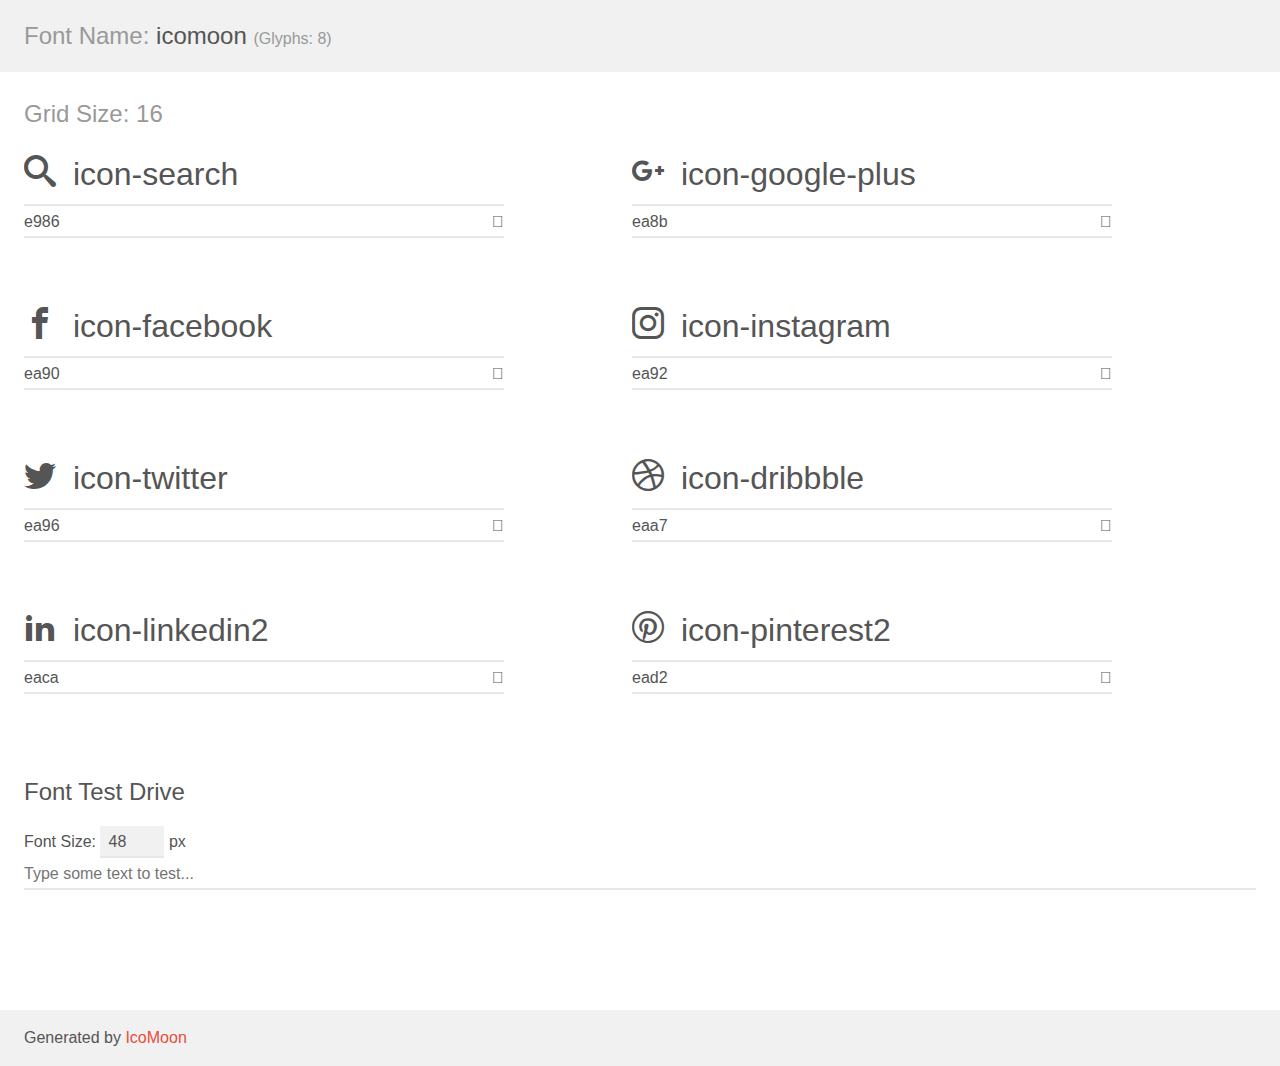
<file: images/home/social/icomoon/demo.html>
<!doctype html>
<html>
<head>
    <meta charset="utf-8">
    <title>IcoMoon Demo</title>
    <meta name="description" content="An Icon Font Generated By IcoMoon.io">
    <meta name="viewport" content="width=device-width, initial-scale=1">
    <link rel="stylesheet" href="demo-files/demo.css">
    <link rel="stylesheet" href="style.css"></head>
<body>
    <div class="bgc1 clearfix">
        <h1 class="mhmm mvm"><span class="fgc1">Font Name:</span> icomoon <small class="fgc1">(Glyphs:&nbsp;8)</small></h1>
    </div>
    <div class="clearfix mhl ptl">
        <h1 class="mvm mtn fgc1">Grid Size: 16</h1>
        <div class="glyph fs1">
            <div class="clearfix bshadow0 pbs">
                <span class="icon-search"></span>
                <span class="mls"> icon-search</span>
            </div>
            <fieldset class="fs0 size1of1 clearfix hidden-false">
                <input type="text" readonly value="e986" class="unit size1of2" />
                <input type="text" maxlength="1" readonly value="&#xe986;" class="unitRight size1of2 talign-right" />
            </fieldset>
            <div class="fs0 bshadow0 clearfix hidden-true">
                <span class="unit pvs fgc1">liga: </span>
                <input type="text" readonly value="search, magnifier" class="liga unitRight" />
            </div>
        </div>
        <div class="glyph fs1">
            <div class="clearfix bshadow0 pbs">
                <span class="icon-google-plus"></span>
                <span class="mls"> icon-google-plus</span>
            </div>
            <fieldset class="fs0 size1of1 clearfix hidden-false">
                <input type="text" readonly value="ea8b" class="unit size1of2" />
                <input type="text" maxlength="1" readonly value="&#xea8b;" class="unitRight size1of2 talign-right" />
            </fieldset>
            <div class="fs0 bshadow0 clearfix hidden-true">
                <span class="unit pvs fgc1">liga: </span>
                <input type="text" readonly value="google-plus, brand5" class="liga unitRight" />
            </div>
        </div>
        <div class="glyph fs1">
            <div class="clearfix bshadow0 pbs">
                <span class="icon-facebook"></span>
                <span class="mls"> icon-facebook</span>
            </div>
            <fieldset class="fs0 size1of1 clearfix hidden-false">
                <input type="text" readonly value="ea90" class="unit size1of2" />
                <input type="text" maxlength="1" readonly value="&#xea90;" class="unitRight size1of2 talign-right" />
            </fieldset>
            <div class="fs0 bshadow0 clearfix hidden-true">
                <span class="unit pvs fgc1">liga: </span>
                <input type="text" readonly value="facebook, brand10" class="liga unitRight" />
            </div>
        </div>
        <div class="glyph fs1">
            <div class="clearfix bshadow0 pbs">
                <span class="icon-instagram"></span>
                <span class="mls"> icon-instagram</span>
            </div>
            <fieldset class="fs0 size1of1 clearfix hidden-false">
                <input type="text" readonly value="ea92" class="unit size1of2" />
                <input type="text" maxlength="1" readonly value="&#xea92;" class="unitRight size1of2 talign-right" />
            </fieldset>
            <div class="fs0 bshadow0 clearfix hidden-true">
                <span class="unit pvs fgc1">liga: </span>
                <input type="text" readonly value="instagram, brand12" class="liga unitRight" />
            </div>
        </div>
        <div class="glyph fs1">
            <div class="clearfix bshadow0 pbs">
                <span class="icon-twitter"></span>
                <span class="mls"> icon-twitter</span>
            </div>
            <fieldset class="fs0 size1of1 clearfix hidden-false">
                <input type="text" readonly value="ea96" class="unit size1of2" />
                <input type="text" maxlength="1" readonly value="&#xea96;" class="unitRight size1of2 talign-right" />
            </fieldset>
            <div class="fs0 bshadow0 clearfix hidden-true">
                <span class="unit pvs fgc1">liga: </span>
                <input type="text" readonly value="twitter, brand16" class="liga unitRight" />
            </div>
        </div>
        <div class="glyph fs1">
            <div class="clearfix bshadow0 pbs">
                <span class="icon-dribbble"></span>
                <span class="mls"> icon-dribbble</span>
            </div>
            <fieldset class="fs0 size1of1 clearfix hidden-false">
                <input type="text" readonly value="eaa7" class="unit size1of2" />
                <input type="text" maxlength="1" readonly value="&#xeaa7;" class="unitRight size1of2 talign-right" />
            </fieldset>
            <div class="fs0 bshadow0 clearfix hidden-true">
                <span class="unit pvs fgc1">liga: </span>
                <input type="text" readonly value="dribbble, brand31" class="liga unitRight" />
            </div>
        </div>
        <div class="glyph fs1">
            <div class="clearfix bshadow0 pbs">
                <span class="icon-linkedin2"></span>
                <span class="mls"> icon-linkedin2</span>
            </div>
            <fieldset class="fs0 size1of1 clearfix hidden-false">
                <input type="text" readonly value="eaca" class="unit size1of2" />
                <input type="text" maxlength="1" readonly value="&#xeaca;" class="unitRight size1of2 talign-right" />
            </fieldset>
            <div class="fs0 bshadow0 clearfix hidden-true">
                <span class="unit pvs fgc1">liga: </span>
                <input type="text" readonly value="linkedin2, brand65" class="liga unitRight" />
            </div>
        </div>
        <div class="glyph fs1">
            <div class="clearfix bshadow0 pbs">
                <span class="icon-pinterest2"></span>
                <span class="mls"> icon-pinterest2</span>
            </div>
            <fieldset class="fs0 size1of1 clearfix hidden-false">
                <input type="text" readonly value="ead2" class="unit size1of2" />
                <input type="text" maxlength="1" readonly value="&#xead2;" class="unitRight size1of2 talign-right" />
            </fieldset>
            <div class="fs0 bshadow0 clearfix hidden-true">
                <span class="unit pvs fgc1">liga: </span>
                <input type="text" readonly value="pinterest2, brand73" class="liga unitRight" />
            </div>
        </div>
    </div>

    <!--[if gt IE 8]><!-->
    <div class="mhl clearfix mbl">
        <h1>Font Test Drive</h1>
        <label>
            Font Size: <input id="fontSize" type="number" class="textbox0 mbm"
            min="8" value="48" />
            px
        </label>
        <input id="testText" type="text" class="phl size1of1 mvl"
        placeholder="Type some text to test..." value=""/>
        <div id="testDrive" class="icon-" style="font-family: icomoon">&nbsp;
        </div>
    </div>
    <!--<![endif]-->
    <div class="bgc1 clearfix">
        <p class="mhl">Generated by <a href="https://icomoon.io/app">IcoMoon</a></p>
    </div>

    <script src="demo-files/demo.js"></script>
</body>
</html>
</file>
<file: images/home/social/icomoon/demo-files/demo.css>
body {
  padding: 0;
  margin: 0;
  font-family: sans-serif;
  font-size: 1em;
  line-height: 1.5;
  color: #555;
  background: #fff;
}
h1 {
  font-size: 1.5em;
  font-weight: normal;
}
small {
  font-size: .66666667em;
}
a {
  color: #e74c3c;
  text-decoration: none;
}
a:hover, a:focus {
  box-shadow: 0 1px #e74c3c;
}
.bshadow0, input {
  box-shadow: inset 0 -2px #e7e7e7;
}
input:hover {
  box-shadow: inset 0 -2px #ccc;
}
input, fieldset {
  font-family: sans-serif;
  font-size: 1em;
  margin: 0;
  padding: 0;
  border: 0;
}
input {
  color: inherit;
  line-height: 1.5;
  height: 1.5em;
  padding: .25em 0;
}
input:focus {
  outline: none;
  box-shadow: inset 0 -2px #449fdb;
}
.glyph {
  font-size: 16px;
  width: 15em;
  padding-bottom: 1em;
  margin-right: 4em;
  margin-bottom: 1em;
  float: left;
  overflow: hidden;
}
.liga {
  width: 80%;
  width: calc(100% - 2.5em);
}
.talign-right {
  text-align: right;
}
.talign-center {
  text-align: center;
}
.bgc1 {
  background: #f1f1f1;
}
.fgc1 {
  color: #999;
}
.fgc0 {
  color: #000;
}
p {
  margin-top: 1em;
  margin-bottom: 1em;
}
.mvm {
  margin-top: .75em;
  margin-bottom: .75em;
}
.mtn {
  margin-top: 0;
}
.mtl, .mal {
  margin-top: 1.5em;
}
.mbl, .mal {
  margin-bottom: 1.5em;
}
.mal, .mhl {
  margin-left: 1.5em;
  margin-right: 1.5em;
}
.mhmm {
  margin-left: 1em;
  margin-right: 1em;
}
.mls {
  margin-left: .25em;
}
.ptl {
  padding-top: 1.5em;
}
.pbs, .pvs {
  padding-bottom: .25em;
}
.pvs, .pts {
  padding-top: .25em;
}
.unit {
  float: left;
}
.unitRight {
  float: right;
}
.size1of2 {
  width: 50%;
}
.size1of1 {
  width: 100%;
}
.clearfix:before, .clearfix:after {
  content: " ";
  display: table;
}
.clearfix:after {
  clear: both;
}
.hidden-true {
  display: none;
}
.textbox0 {
  width: 3em;
  background: #f1f1f1;
  padding: .25em .5em;
  line-height: 1.5;
  height: 1.5em;
}
#testDrive {
  display: block;
  padding-top: 24px;
  line-height: 1.5;
}
.fs0 {
  font-size: 16px;
}
.fs1 {
  font-size: 32px;
}
</file>
<file: images/home/social/icomoon/style.css>
@font-face {
  font-family: 'icomoon';
  src:  url('fonts/icomoon.eot?ox17ta');
  src:  url('fonts/icomoon.eot?ox17ta#iefix') format('embedded-opentype'),
    url('fonts/icomoon.ttf?ox17ta') format('truetype'),
    url('fonts/icomoon.woff?ox17ta') format('woff'),
    url('fonts/icomoon.svg?ox17ta#icomoon') format('svg');
  font-weight: normal;
  font-style: normal;
  font-display: block;
}

[class^="icon-"], [class*=" icon-"] {
  /* use !important to prevent issues with browser extensions that change fonts */
  font-family: 'icomoon' !important;
  speak: never;
  font-style: normal;
  font-weight: normal;
  font-variant: normal;
  text-transform: none;
  line-height: 1;

  /* Better Font Rendering =========== */
  -webkit-font-smoothing: antialiased;
  -moz-osx-font-smoothing: grayscale;
}

.icon-search:before {
  content: "\e986";
}
.icon-google-plus:before {
  content: "\ea8b";
}
.icon-facebook:before {
  content: "\ea90";
}
.icon-instagram:before {
  content: "\ea92";
}
.icon-twitter:before {
  content: "\ea96";
}
.icon-dribbble:before {
  content: "\eaa7";
}
.icon-linkedin2:before {
  content: "\eaca";
}
.icon-pinterest2:before {
  content: "\ead2";
}
</file>
<file: css/libs.min.css>
/*! normalize.css v8.0.1 | MIT License | github.com/necolas/normalize.css */button,hr,input{overflow:visible}progress,sub,sup{vertical-align:baseline}.slick-loading .slick-slide,.slick-loading .slick-track{visibility:hidden}.mfp-arrow,.slick-slider{-webkit-tap-highlight-color:transparent}.mfp-arrow:after,.mfp-arrow:before,.mfp-container:before,.mfp-figure:after,.slick-track:after,.slick-track:before{content:''}html{line-height:1.15;-webkit-text-size-adjust:100%}body{margin:0}details,main{display:block}h1{font-size:2em;margin:.67em 0}hr{box-sizing:content-box;height:0}.mfp-container,.slick-slider,img.mfp-img,legend{box-sizing:border-box}code,kbd,pre,samp{font-family:monospace,monospace;font-size:1em}a{background-color:transparent}abbr[title]{border-bottom:none;text-decoration:underline;text-decoration:underline dotted}b,strong{font-weight:bolder}small{font-size:80%}sub,sup{font-size:75%;line-height:0;position:relative}sub{bottom:-.25em}sup{top:-.5em}img{border-style:none}button,input,optgroup,select,textarea{font-family:inherit;font-size:100%;line-height:1.15;margin:0}button,select{text-transform:none}[type=button],[type=reset],[type=submit],button{-webkit-appearance:button}[type=button]::-moz-focus-inner,[type=reset]::-moz-focus-inner,[type=submit]::-moz-focus-inner,button::-moz-focus-inner{border-style:none;padding:0}[type=button]:-moz-focusring,[type=reset]:-moz-focusring,[type=submit]:-moz-focusring,button:-moz-focusring{outline:ButtonText dotted 1px}fieldset{padding:.35em .75em .625em}legend{color:inherit;display:table;max-width:100%;padding:0;white-space:normal}textarea{overflow:auto}[type=checkbox],[type=radio]{box-sizing:border-box;padding:0}[type=number]::-webkit-inner-spin-button,[type=number]::-webkit-outer-spin-button{height:auto}[type=search]{-webkit-appearance:textfield;outline-offset:-2px}[type=search]::-webkit-search-decoration{-webkit-appearance:none}::-webkit-file-upload-button{-webkit-appearance:button;font:inherit}summary{display:list-item}[hidden],template{display:none}.slick-list,.slick-slider,.slick-track{position:relative;display:block}.slick-slider{-webkit-user-select:none;-moz-user-select:none;-ms-user-select:none;user-select:none;-webkit-touch-callout:none;-khtml-user-select:none;-ms-touch-action:pan-y;touch-action:pan-y}.slick-list{overflow:hidden;margin:0;padding:0}.slick-list:focus{outline:0}.slick-list.dragging{cursor:pointer;cursor:hand}.slick-slider .slick-list,.slick-slider .slick-track{-webkit-transform:translate3d(0,0,0);-moz-transform:translate3d(0,0,0);-ms-transform:translate3d(0,0,0);-o-transform:translate3d(0,0,0);transform:translate3d(0,0,0)}.slick-track{top:0;left:0;margin-left:auto;margin-right:auto}.mfp-bg,.mfp-wrap{position:fixed;left:0;top:0;width:100%}.slick-track:after,.slick-track:before{display:table}.slick-track:after{clear:both}.slick-slide{display:none;float:left;height:100%;min-height:1px}[dir=rtl] .slick-slide{float:right}.slick-slide img{display:block}.slick-slide.slick-loading img{display:none}.slick-slide.dragging img{pointer-events:none}.slick-initialized .slick-slide{display:block}.slick-vertical .slick-slide{display:block;height:auto;border:1px solid transparent}.slick-arrow.slick-hidden{display:none}.mfp-bg{height:100%;z-index:1042;overflow:hidden;background:#0b0b0b;opacity:.8}.mfp-wrap{height:100%;z-index:1043;outline:0!important;-webkit-backface-visibility:hidden}.mfp-container{text-align:center;position:absolute;width:100%;height:100%;left:0;top:0;padding:0 8px}.mfp-container:before{display:inline-block;height:100%;vertical-align:middle}.mfp-align-top .mfp-container:before{display:none}.mfp-content{position:relative;display:inline-block;vertical-align:middle;margin:0 auto;text-align:left;z-index:1045}.mfp-ajax-holder .mfp-content,.mfp-inline-holder .mfp-content{width:100%;cursor:auto}.mfp-ajax-cur{cursor:progress}.mfp-zoom-out-cur,.mfp-zoom-out-cur .mfp-image-holder .mfp-close{cursor:-moz-zoom-out;cursor:-webkit-zoom-out;cursor:zoom-out}.mfp-zoom{cursor:pointer;cursor:-webkit-zoom-in;cursor:-moz-zoom-in;cursor:zoom-in}.mfp-auto-cursor .mfp-content{cursor:auto}.mfp-arrow,.mfp-close,.mfp-counter,.mfp-preloader{-webkit-user-select:none;-moz-user-select:none;user-select:none}.mfp-loading.mfp-figure{display:none}.mfp-hide{display:none!important}.mfp-preloader{color:#CCC;position:absolute;top:50%;width:auto;text-align:center;margin-top:-.8em;left:8px;right:8px;z-index:1044}.mfp-preloader a{color:#CCC}.mfp-close,.mfp-preloader a:hover{color:#FFF}.mfp-s-error .mfp-content,.mfp-s-ready .mfp-preloader{display:none}button.mfp-arrow,button.mfp-close{overflow:visible;cursor:pointer;background:0 0;border:0;-webkit-appearance:none;display:block;outline:0;padding:0;z-index:1046;box-shadow:none;touch-action:manipulation}.mfp-figure:after,.mfp-iframe-scaler iframe{box-shadow:0 0 8px rgba(0,0,0,.6);position:absolute;left:0}button::-moz-focus-inner{padding:0;border:0}.mfp-close{width:44px;height:44px;line-height:44px;position:absolute;right:0;top:0;text-decoration:none;text-align:center;opacity:.65;padding:0 0 18px 10px;font-style:normal;font-size:28px;font-family:Arial,Baskerville,monospace}.mfp-close:focus,.mfp-close:hover{opacity:1}.mfp-close:active{top:1px}.mfp-close-btn-in .mfp-close{color:#333}.mfp-iframe-holder .mfp-close,.mfp-image-holder .mfp-close{color:#FFF;right:-6px;text-align:right;padding-right:6px;width:100%}.mfp-counter{position:absolute;top:0;right:0;color:#CCC;font-size:12px;line-height:18px;white-space:nowrap}.mfp-figure,img.mfp-img{line-height:0}.mfp-arrow{position:absolute;opacity:.65;margin:-55px 0 0;top:50%;padding:0;width:90px;height:110px}.mfp-arrow:active{margin-top:-54px}.mfp-arrow:focus,.mfp-arrow:hover{opacity:1}.mfp-arrow:after,.mfp-arrow:before{display:block;width:0;height:0;position:absolute;left:0;top:0;margin-top:35px;margin-left:35px;border:inset transparent}.mfp-arrow:after{border-top-width:13px;border-bottom-width:13px;top:8px}.mfp-arrow:before{border-top-width:21px;border-bottom-width:21px;opacity:.7}.mfp-arrow-left{left:0}.mfp-arrow-left:after{border-right:17px solid #FFF;margin-left:31px}.mfp-arrow-left:before{margin-left:25px;border-right:27px solid #3F3F3F}.mfp-arrow-right{right:0}.mfp-arrow-right:after{border-left:17px solid #FFF;margin-left:39px}.mfp-arrow-right:before{border-left:27px solid #3F3F3F}.mfp-iframe-holder{padding-top:40px;padding-bottom:40px}.mfp-iframe-holder .mfp-content{line-height:0;width:100%;max-width:900px}.mfp-image-holder .mfp-content,img.mfp-img{max-width:100%}.mfp-iframe-holder .mfp-close{top:-40px}.mfp-iframe-scaler{width:100%;height:0;overflow:hidden;padding-top:56.25%}.mfp-iframe-scaler iframe{display:block;top:0;width:100%;height:100%;background:#000}.mfp-figure:after,img.mfp-img{width:auto;height:auto;display:block}img.mfp-img{padding:40px 0;margin:0 auto}.mfp-figure:after{top:40px;bottom:40px;right:0;z-index:-1;background:#444}.mfp-figure small{color:#BDBDBD;display:block;font-size:12px;line-height:14px}.mfp-figure figure{margin:0}.mfp-bottom-bar{margin-top:-36px;position:absolute;top:100%;left:0;width:100%;cursor:auto}.mfp-title{text-align:left;line-height:18px;color:#F3F3F3;word-wrap:break-word;padding-right:36px}.mfp-gallery .mfp-image-holder .mfp-figure{cursor:pointer}@media screen and (max-width:800px) and (orientation:landscape),screen and (max-height:300px){.mfp-img-mobile .mfp-image-holder{padding-left:0;padding-right:0}.mfp-img-mobile img.mfp-img{padding:0}.mfp-img-mobile .mfp-figure:after{top:0;bottom:0}.mfp-img-mobile .mfp-figure small{display:inline;margin-left:5px}.mfp-img-mobile .mfp-bottom-bar{background:rgba(0,0,0,.6);bottom:0;margin:0;top:auto;padding:3px 5px;position:fixed;box-sizing:border-box}.mfp-img-mobile .mfp-bottom-bar:empty{padding:0}.mfp-img-mobile .mfp-counter{right:5px;top:3px}.mfp-img-mobile .mfp-close{top:0;right:0;width:35px;height:35px;line-height:35px;background:rgba(0,0,0,.6);position:fixed;text-align:center;padding:0}}@media all and (max-width:900px){.mfp-arrow{-webkit-transform:scale(.75);transform:scale(.75)}.mfp-arrow-left{-webkit-transform-origin:0;transform-origin:0}.mfp-arrow-right{-webkit-transform-origin:100%;transform-origin:100%}.mfp-container{padding-left:6px;padding-right:6px}}
</file>
<file: css/style.min.css>
html{-webkit-box-sizing:border-box;box-sizing:border-box}*,*::before,*::after{-webkit-box-sizing:inherit;box-sizing:inherit}html,body{height:100%;position:relative}.wrapper{display:-webkit-box;display:-ms-flexbox;display:flex;-webkit-box-orient:vertical;-webkit-box-direction:normal;-ms-flex-direction:column;flex-direction:column;min-height:100%}.content{-webkit-box-flex:1;-ms-flex:1 0 auto;flex:1 0 auto}.page-content{background-color:#f4f6f5}.footer{-webkit-box-flex:0;-ms-flex:0 0 auto;flex:0 0 auto}a{display:inline-block;text-decoration:none;color:#777}ul,li,p{margin:0;padding:0;list-style:none}body{font-family:'Roboto', sans-serif;font-size:14px;line-height:24px;font-weight:400;color:#777}figure{margin:0;padding:0;border:0;font-size:100%;font:inherit;vertical-align:baseline}.container{max-width:1180px;margin:0 auto;padding:0 15px}.container-fluid{max-width:100%;margin:0 auto;padding:0 30px}.post__container{max-width:950px;margin:0 auto;padding:0 10px}@media (min-width: 1150px){.container-fluid{padding:0 0}}.title{text-align:center;font-size:36px;line-height:60px;color:#fff;font-family:'Lato', sans-serif;font-weight:700;margin-bottom:30px}.rate-star{display:inline-block;margin-right:13px}.breadcrumbs__inner{padding:45px 0px 40px;overflow:hidden;width:1200px}.breadcrumbs__list li{display:inline-block;position:relative}.breadcrumbs__list li+li{padding-left:24px}.breadcrumbs__list li+li::before{content:'-';position:absolute;left:8px;color:#8bc34a}.breadcrumbs__list li:last-child a,.breadcrumbs__list li:last-child span{color:#fff}.breadcrumbs__list a{color:#b0bec5}.angle-right{position:relative;padding-left:15px}.angle-right::before{content:"\f105";font-family:'icomoon';position:absolute;left:0;color:#8bc34a;font-size:14px}.ibg{background-repeat:no-repeat;background-size:cover;background-position:center}.ibg img{display:none}#modal{display:none}@font-face{font-family:'icomoon';src:url("../fonts/icomoon.eot?gewkvo");src:url("../fonts/icomoon.eot?gewkvo#iefix") format("embedded-opentype"),url("../fonts/icomoon.ttf?gewkvo") format("truetype"),url("../fonts/icomoon.woff?gewkvo") format("woff"),url("../fonts/icomoon.svg?gewkvo#icomoon") format("svg");font-weight:normal;font-style:normal;font-display:block}[class^="icon-"],[class*=" icon-"]{font-family:'icomoon' !important;speak-as:never;font-style:normal;font-weight:normal;font-variant:normal;text-transform:none;line-height:1;-webkit-font-smoothing:antialiased;-moz-osx-font-smoothing:grayscale}.icon-chevron-left:before{content:"\f053"}.icon-chevron-right:before{content:"\f054"}.icon-heart-o:before{content:"\f08a"}.icon-cut:before{content:"\f0c4"}.icon-scissors:before{content:"\f0c4"}.icon-share-alt:before{content:"\e903"}.icon-user1:before{content:"\e902"}.icon-calendar1:before{content:"\e901"}.icon-google:before{content:"\e900"}.icon-search:before{content:"\e986"}.icon-list2:before{content:"\e9bb"}.icon-heart:before{content:"\e9da"}.icon-scissors1:before{content:"\ea5a"}.icon-facebook:before{content:"\ea90"}.icon-instagram:before{content:"\ea92"}.icon-twitter:before{content:"\ea96"}.icon-dribbble:before{content:"\eaa7"}.icon-linkedin2:before{content:"\eaca"}.icon-pinterest2:before{content:"\ead2"}.header{-webkit-box-shadow:0px 15px 8px -12px #dbdbdb;box-shadow:0px 15px 8px -12px #dbdbdb;position:absolute;z-index:198;top:0;left:0;right:0;background-color:#fff;width:100%}.header__inner{position:relative;display:-webkit-box;display:-ms-flexbox;display:flex;-webkit-box-pack:justify;-ms-flex-pack:justify;justify-content:space-between;height:80px;-webkit-box-align:center;-ms-flex-align:center;align-items:center}.header__logo{margin-right:20px;max-width:140px;position:relative;z-index:200}.header__logo svg{max-width:140px}.header__logo img{max-width:100%;display:block}.header__burger{display:none}.menu__list{display:-webkit-box;display:-ms-flexbox;display:flex}.menu__list-item{text-transform:uppercase;font-family:'Lato', sans-serif;font-weight:700}.menu__list-link{position:relative;padding-left:40px;margin-right:20px;-webkit-transition:all .2s;-o-transition:all .2s;transition:all .2s}.menu__list-link:hover{color:#000}.menu__list-link::before{content:"";display:block;position:absolute;top:11px;left:4px;width:20px;height:1px;opacity:0;background-color:#000;-webkit-transition:opacity .2s linear;-o-transition:opacity .2s linear;transition:opacity .2s linear}.menu__list-link.active{color:#000}.menu__list-link:hover::before,.menu__list-link.active::before{opacity:1}.menu__list-search{cursor:pointer;margin-left:20px;margin-right:10px}.menu__list-search svg{width:15px;height:15px;fill:#6b6b6b;vertical-align:middle}.page{overflow:hidden}.container-fluid{max-width:1600px;width:100%}.slider{background-color:#fafafa;margin-top:80px}.slider .slick-prev.slick-arrow{position:absolute;left:110px;font-size:0;width:40px;height:40px;background-color:inherit;border-radius:50%;border:solid #fff 2px;outline:none;top:50%;-webkit-transform:translate3d(0, -50%, 0);transform:translate3d(0, -50%, 0)}.slider .slick-prev.slick-arrow::before{content:'';position:absolute;left:50%;top:50%;width:16px;height:16px;margin-left:-11px;margin-top:-8px;border:2px solid #fff;border-bottom:none;border-right:none;-webkit-transform:translateX(5px) rotate(-45deg);-ms-transform:translateX(5px) rotate(-45deg);transform:translateX(5px) rotate(-45deg)}.slider .slick-next.slick-arrow{right:110px;font-size:0;width:40px;height:40px;background-color:inherit;border-radius:50%;border:solid #fff 2px;outline:none;top:50%;-webkit-transform:translate3d(0, -50%, 0);transform:translate3d(0, -50%, 0)}.slider .slick-next.slick-arrow::before{content:'';position:absolute;left:50%;top:50%;width:16px;height:16px;margin-left:-14px;margin-top:-8px;border:2px solid #fff;border-top:none;border-left:none;-webkit-transform:translateX(5px) rotate(-45deg);-ms-transform:translateX(5px) rotate(-45deg);transform:translateX(5px) rotate(-45deg)}.slider .slick-prev.slick-arrow.slick-disabled,.slider .slick-next.slick-arrow.slick-disabled{background-color:#000;border:solid #000 2px}.slider .slick-prev.slick-arrow,.slider .slick-next.slick-arrow,.slider .slick-dots{position:absolute;z-index:50}.slider__inner-items{height:650px;position:relative}.slider__info{position:absolute;top:50%;left:50%;-webkit-transform:translate3d(-50%, -50%, 0);transform:translate3d(-50%, -50%, 0);max-width:780px;width:100%;text-transform:uppercase;text-align:center}.slider__title{background-color:#000;font-size:48px;font-family:'Roboto', sans-serif;font-weight:700;color:#fff;line-height:52px;letter-spacing:2px;display:inline-block;padding:10px 75px;margin-bottom:50px;cursor:pointer;outline:none}.slider__subtitle{font-size:18px;line-height:20px;color:#fff;font-family:'Roboto', sans-serif;padding:0 30px;background-color:#000;font-weight:500;letter-spacing:5px}.slick-dots{bottom:0;left:50%;bottom:55px;-webkit-transform:translate3d(-50%, 0, 0);transform:translate3d(-50%, 0, 0)}.slick-dots li{display:inline-block}.slick-dots li+li{margin-left:16px}.slick-dots li button{outline:none;font-size:0;width:16px;height:16px;background-color:#fff;border:none;border-radius:50%}.slick-dots .slick-active button{-webkit-box-shadow:inset 0px 0px 0px 5px;box-shadow:inset 0px 0px 0px 5px}.products{background-color:#fafafa;padding-top:30px;padding-bottom:72px;-webkit-box-shadow:0px -15px 7px -14px #dbdbdb inset;box-shadow:0px -15px 7px -14px #dbdbdb inset}.products__inner-sort{border-top:solid #e1e1e1 1px;border-bottom:1px solid #e1e1e1;text-align:center;margin-bottom:30px}.products__inner-btn{margin:10px 0px;padding:10px 33px 10px 25px;border:none;background-color:inherit;cursor:pointer;font-family:'Lato', sans-serif;font-weight:700;font-size:14px;color:#777;text-transform:uppercase;position:relative;-webkit-transition:all .2s;-o-transition:all .2s;transition:all .2s;outline:none}.products__inner-btn::before{position:absolute;content:"";right:7px;width:1px;height:32px;background-color:#e1e1e1;top:50%;-webkit-transform:translate3d(0, -50%, 0) rotate(25deg);transform:translate3d(0, -50%, 0) rotate(25deg)}.products__inner-btn:last-child::before{display:none}.products__inner-btn:hover{color:#000}.products__inner-btn.mixitup-control-active{color:#000}.products__box{max-width:1150px;width:100%;margin-right:auto;margin-left:auto}.products__box-inner{overflow:hidden;-webkit-columns:1;-moz-columns:1;columns:1;-webkit-column-gap:5px;-moz-column-gap:5px;column-gap:5px;max-width:1150px;width:100%;height:100%}.products__item{-webkit-transition:all 0.5s ease 0s;-o-transition:all 0.5s ease 0s;transition:all 0.5s ease 0s;vertical-align:top;margin:0 10px 20px 10px}.products__item-images{position:relative;width:100%;height:100%;display:block}.products__item-images img{width:100%;display:block}.products__item-title{position:absolute;bottom:20px;left:0px;background-color:#000;color:#fff;width:100%;font-size:14px;line-height:16px;letter-spacing:2px;text-transform:uppercase;padding:4px 0 4px 15px;font-family:'Roboto', sans-serif;font-weight:400;-webkit-transition:all .3s;-o-transition:all .3s;transition:all .3s}.products__item:hover .products__item-title{-webkit-transform:translate3d(0%, 0%, 0) rotate(0deg) scale3d(0.9, 0.9, 0.9);transform:translate3d(0%, 0%, 0) rotate(0deg) scale3d(0.9, 0.9, 0.9)}@media only screen and (max-width: 1023px) and (min-width: 800px){.products__box-inner{-webkit-columns:2;-moz-columns:2;columns:2}}@media only screen and (min-width: 1024px){.products__box-inner{-webkit-columns:3;-moz-columns:3;columns:3}}.products__item{overflow:hidden}.products__item{-webkit-filter:drop-shadow(0px 2px 2px rgba(0,0,0,0.3));filter:drop-shadow(0px 2px 2px rgba(0,0,0,0.3));-webkit-transition:-webkit-filter .25s ease-in-out;transition:-webkit-filter .25s ease-in-out;-o-transition:filter .25s ease-in-out;transition:filter .25s ease-in-out;transition:filter .25s ease-in-out, -webkit-filter .25s ease-in-out}.products__item:hover{-webkit-filter:drop-shadow(0px 5px 5px rgba(0,0,0,0.3));filter:drop-shadow(0px 5px 5px rgba(0,0,0,0.3))}.products__item-btn{margin:0 auto;display:block;font-size:13px;color:#fff;font-family:'Lato', sans-serif;font-weight:700;cursor:pointer;outline:none;text-transform:uppercase;padding:10px 25px;background-color:#959595;border-radius:2px;border:none;margin-top:20px;-webkit-transition:all .3s;-o-transition:all .3s;transition:all .3s}.products__item-btn:hover{background-color:#6b6b6b}.intro{margin-top:80px;height:350px;display:-webkit-box;display:-ms-flexbox;display:flex;-webkit-box-align:center;-ms-flex-align:center;align-items:center}.intro__box-inner{text-transform:uppercase;max-width:920px;width:100%}.intro__title{display:inline-block;background-color:#000;color:#fff;font-size:48px;line-height:59px;font-weight:400;letter-spacing:2px;font-family:'Roboto', sans-serif;padding:0 35px;margin-bottom:30px}.intro__subtitle{font-size:18px;line-height:20px;letter-spacing:5px;background-color:rgba(255,255,255,0.6);display:block;padding:3px 30px;color:#000;font-family:'Roboto', sans-serif;font-weight:400;margin-left:50px;margin-bottom:16px}.intro__text{font-size:14px;text-transform:none;color:#fff}.about{padding:70px 0;background-color:#fafafa}.about__inner{display:-webkit-box;display:-ms-flexbox;display:flex;-webkit-box-pack:justify;-ms-flex-pack:justify;justify-content:space-between;min-height:600px}.about__img{max-width:530px;width:100%;display:block}.about__box{max-width:550px;width:100%;padding:0px 20px}.about__box-title{font-size:28px;line-height:24px;letter-spacing:3px;font-weight:400;font-family:'Roboto', sans-serif;color:#000;text-transform:uppercase;margin-bottom:40px}.about__box-text{font-size:16px;line-height:30px;font-family:'Roboto', sans-serif;font-weight:400;margin:0 0 40px 0}.about__box-items{padding:7px 0;margin-right:30px}.about__box-item{margin-bottom:20px}.about__box-item:last-child{margin-bottom:0}.about__box-item__head{display:-webkit-box;display:-ms-flexbox;display:flex;-webkit-box-pack:justify;-ms-flex-pack:justify;justify-content:space-between;margin-bottom:12px}.about__box-item__name{font-size:16px;line-height:17px;font-family:'Lato', sans-serif;font-weight:700;color:#000}.about__box-item__number{position:relative}.about__box-item__number span{position:absolute;right:-42px;top:-2px;padding:0 8px;font-size:12px;line-height:19px;color:#fff;font-weight:500;font-family:'Sansita Swashed', cursive;display:block;background-color:#000}.about__box-item__number span::before{content:"";position:absolute;left:0;bottom:-7px;border:7px solid transparent;border-left:7px solid #000}.about__box-item__line{background-color:#ebebeb;padding:4px 0 4px 4px}.about__box-item__line span{display:block;height:2px;background-color:#a1a1a1;position:relative}.about__box-item__line span::after{content:"";position:absolute;right:-6px;top:-4px;width:10px;height:10px;background-color:#fff;border:solid 3px #000;border-radius:50%}.team{background-color:#fafafa;padding-bottom:75px;-webkit-box-shadow:0px -15px 7px -14px #dbdbdb inset;box-shadow:0px -15px 7px -14px #dbdbdb inset}.team__head{max-width:600px;width:100%;margin:0 auto;text-align:center;padding:0 10px;margin-bottom:60px}.team__title{font-size:30px;font-weight:400;font-family:'Roboto', sans-serif;color:#000;text-transform:uppercase;letter-spacing:4px;margin-bottom:30px}.team__inner{display:-webkit-box;display:-ms-flexbox;display:flex;-webkit-box-pack:justify;-ms-flex-pack:justify;justify-content:space-between;-ms-flex-wrap:wrap;flex-wrap:wrap;margin-left:-20px}.team__item{max-width:355px;width:100%;background-color:#fff;-ms-flex-preferred-size:calc(33.333% - 20px);flex-basis:calc(33.333% - 20px);margin-left:20px;margin-bottom:30px}.team__item-inner{height:440px;overflow:hidden}.team__images{height:100%;-webkit-transition:all .4s;-o-transition:all .4s;transition:all .4s}.team__text{margin-bottom:20px}.team__item:hover .team__images{-webkit-transform:scale(1.04);-ms-transform:scale(1.04);transform:scale(1.04)}.team__item-info{padding:30px}.team__item-info__btn{text-align:center;margin:0 auto;border:none;display:block;width:90%;padding:9px 0;background-color:#000;color:#fff;font-weight:400;font-family:'Roboto', sans-serif;font-size:18px;text-transform:uppercase;cursor:pointer}.team__name{font-size:24px;text-transform:uppercase;color:#000;font-family:'Roboto', sans-serif;font-weight:300}.team__prof{font-size:16px;font-family:'Roboto', sans-serif;font-weight:400;margin-bottom:10px}.product-page{padding:70px 0 100px 0;background-color:#fafafa;-webkit-box-shadow:0px -15px 7px -14px #dbdbdb inset;box-shadow:0px -15px 7px -14px #dbdbdb inset}.product-page__inner{display:-webkit-box;display:-ms-flexbox;display:flex;-webkit-box-pack:justify;-ms-flex-pack:justify;justify-content:space-between}.product-page__content-box{max-width:780px;width:100%;display:-webkit-box;display:-ms-flexbox;display:flex;-webkit-box-pack:justify;-ms-flex-pack:justify;justify-content:space-between}.product-page__item{background-color:#fff;max-width:360px;width:100%;margin-bottom:30px;vertical-align:top;display:inline-block}.product-page__item-inner .product-page__images{display:none;width:100%;height:250px}.product-page__item-inner__box{padding:25px 40px 35px 40px}.product-page__item-categories{display:none;background-color:#000;text-transform:uppercase;margin-bottom:17px;padding:3px 15px;font-size:13px;color:#fff;font-family:'Lato', sans-serif;font-weight:700;border-radius:2px}.product-page__item-title{font-size:20px;font-family:'Lato', sans-serif;font-weight:700;color:#000;margin-bottom:13px;display:block}.product-page__item-name{color:#cccccc;margin-bottom:27px;font-family:'Lato', sans-serif;font-weight:700;padding-left:23px;position:relative}.product-page__item-name::before{position:absolute;content:"\e902";left:0;top:0;font-size:16px;color:#cccccc;font-family:'icomoon'}.product-page__item-text{color:#777777;font-size:14px;font-weight:500;padding-bottom:35px}.product-page__social{position:relative;height:50px;width:100%;left:0;overflow:hidden;display:-webkit-box;display:-ms-flexbox;display:flex;-webkit-box-pack:justify;-ms-flex-pack:justify;justify-content:space-between;-webkit-box-align:center;-ms-flex-align:center;align-items:center}.product-page__social-items{display:block;cursor:pointer;-webkit-transition:all .4s;-o-transition:all .4s;transition:all .4s}.product-page__social-items::before{width:50px;height:50px;background-color:#fff;font-size:16px;padding:17px;top:0;right:30px;position:absolute;-webkit-transition:all .4s;-o-transition:all .4s;transition:all .4s;z-index:10}.product-page__social-list{display:-webkit-box;display:-ms-flexbox;display:flex;-webkit-box-pack:justify;-ms-flex-pack:justify;justify-content:space-between;-webkit-box-align:center;-ms-flex-align:center;align-items:center;height:100%;background-color:#fff;position:absolute;right:80px;opacity:0;-webkit-transform:translate3d(160%, -50%, 0) rotate(0deg) scale3d(1, 1, 1);transform:translate3d(160%, -50%, 0) rotate(0deg) scale3d(1, 1, 1);-webkit-transition:opacity 0.35s,-webkit-transform 0.35s;transition:opacity 0.35s,-webkit-transform 0.35s;-o-transition:opacity 0.35s,transform 0.35s;transition:opacity 0.35s,transform 0.35s;transition:opacity 0.35s,transform 0.35s,-webkit-transform 0.35s;z-index:1}.product-page__social-items:hover ~ .product-page__date{opacity:0}.product-page__date{font-weight:500;font-family:'Roboto', sans-serif;font-size:14px;padding-left:23px;position:relative;opacity:1;-webkit-transition:all .4s;-o-transition:all .4s;transition:all .4s;-webkit-box-ordinal-group:0;-ms-flex-order:-1;order:-1}.product-page__date::before{position:absolute;content:"\e901";left:0;top:0;font-size:16px;font-family:'icomoon'}.social-list__item-box{height:100%;display:inline-block;-webkit-transition:all .3s;-o-transition:all .3s;transition:all .3s}.social-list__item-box .social-list__item-link{width:50px;height:100%;position:relative;-webkit-transition:all .3s;-o-transition:all .3s;transition:all .3s}.social-list__item-box .social-list__item-link::before{position:absolute;-webkit-transform:translate(-50%, -50%);-ms-transform:translate(-50%, -50%);transform:translate(-50%, -50%);top:50%;left:50%}.social-list__item-box:hover:nth-child(1){background-color:#3b5999}.social-list__item-box:hover:nth-child(1) .social-list__item-link{color:#fff}.social-list__item-box:hover:nth-child(2){background-color:#55acee}.social-list__item-box:hover:nth-child(2) .social-list__item-link{color:#fff}.social-list__item-box:hover:nth-child(3){background-color:#dd4b39}.social-list__item-box:hover:nth-child(3) .social-list__item-link{color:#fff}.social-list__item-box:hover:nth-child(4){background-color:#e4405f}.social-list__item-box:hover:nth-child(4) .social-list__item-link{color:#fff}.product-page__wish-button{width:30px;height:50px;background-color:#fff;position:relative;z-index:11;display:block;border:none;outline:none}.product-page__wish-button svg{width:16px;height:16px;color:#777;-webkit-transition:all .2s;-o-transition:all .2s;transition:all .2s}.product-page__wish-button svg:hover{color:red}.product-page__social-items:hover::before{color:#fff;background-color:#ad9a9a}.product-page__social-items:hover .product-page__social-list{opacity:1;-webkit-transform:translate3d(0%, -50%, 0) rotate(0deg) scale(1);transform:translate3d(0%, -50%, 0) rotate(0deg) scale(1)}.product-page__social-items:hover .product-page__item-date{opacity:0;filter:alpha(opacity=0);-webkit-transform:translate3d(-50%, -50%, 0) scale3d(0.8, 0.8, 1);transform:translate3d(-50%, -50%, 0) scale3d(0.8, 0.8, 1);position:absolute;top:50%;left:50%;-webkit-transition:opacity 0.35s, -webkit-transform 0.35s;transition:opacity 0.35s, -webkit-transform 0.35s;-o-transition:opacity 0.35s, transform 0.35s;transition:opacity 0.35s, transform 0.35s;transition:opacity 0.35s, transform 0.35s, -webkit-transform 0.35s;-webkit-transform:translate3d(-50%, -50%, 0);transform:translate3d(-50%, -50%, 0);-webkit-transform-origin:50%;-ms-transform-origin:50%;transform-origin:50%;background-color:transparent;margin:0px}.product-page__item.images .product-page__images{display:block}.product-page__item.categories .product-page__item-categories{display:inline-block}.product-page__item.hover{max-width:360px;width:100%;position:relative;overflow:hidden}.product-page__item.hover .product-page__images{display:block;width:100%;min-height:400px;height:100%}.product-page__item.hover .product-page__item-inner__box{position:absolute;top:0;left:0;width:100%;height:100%;background:rgba(0,0,0,0.8);-webkit-transition:all 0.3s ease-in-out;-o-transition:all 0.3s ease-in-out;transition:all 0.3s ease-in-out;opacity:0;padding:0;overflow-x:hidden}.product-page__item.hover .product-page__item-content{position:absolute;right:-100%;bottom:0;display:block;max-width:100%;height:100%;padding:35px 40px 35px 40px;color:#e2e2e2;text-decoration:none;text-align:left;-webkit-transition:all 0.5s ease-in-out;-o-transition:all 0.5s ease-in-out;transition:all 0.5s ease-in-out}.product-page__item.hover .product-page__item-title{color:#fff !important}.product-page__item.hover .product-page__item-text{color:#e5e5e5}.product-page__item.hover .product-page__social{margin-bottom:10px}.product-page__item.hover .product-page__social-list{background-color:#991414;opacity:0;top:-80px;right:80px;-webkit-transform:translate3d(0%, 0%, 0);transform:translate3d(0%, 0%, 0)}.product-page__item.hover .product-page__social-items:hover .product-page__social-list{opacity:1;-webkit-transform:translate3d(0%, 160%, 0);transform:translate3d(0%, 160%, 0);right:80px}.product-page__item.hover .product-page__social-items:hover .product-page__social-list .social-list__item-link::before{color:#fff}.product-page__item.hover .product-page__social-items::before{background-color:inherit}.product-page__item.hover .product-page__social-items:hover::before{background-color:#000}.product-page__item.hover .product-page__wish-button{background-color:inherit}.product-page__item.hover .product-page__wish-button svg{color:#fff}.product-page__item.hover .product-page__wish-button svg:hover{color:red}.product-page__item:hover .product-page__item-inner__box{opacity:1}.product-page__item:hover .product-page__item-content{right:0}.product-page__aside{max-width:360px;width:100%}.product-page__inner-form{position:relative;margin-bottom:30px}.product-page__inner-form input{display:block;width:100%;border:none;font-size:16px;font-family:'Roboto', sans-serif;font-style:italic;color:#777;font-weight:700;padding-left:30px;padding-right:50px;height:60px}.product-page__inner-form button{position:absolute;right:10px;top:50%;-webkit-transform:translate3d(0, -50%, 0);transform:translate3d(0, -50%, 0);width:35px;height:35px;background-color:#999999;border:none;border-radius:2px}.product-page__inner-form button::before{content:"\e986";position:absolute;top:7px;right:7px;color:#fff;font-size:18px;font-family:'icomoon'}.product-page__inner-accordion #checkbox-1,.product-page__inner-accordion #checkbox-2,.product-page__inner-accordion #checkbox-3{display:none}.product-page__inner-accordion #checkbox-1:checked ~ .content__box,.product-page__inner-accordion #checkbox-2:checked ~ .content__box,.product-page__inner-accordion #checkbox-3:checked ~ .content__box{max-height:0;-webkit-transition:max-height 500ms ease-in-out;-o-transition:max-height 500ms ease-in-out;transition:max-height 500ms ease-in-out}.product-page__inner-accordion{position:relative;width:100%}.product-page__inner-accordion .trigger{margin-bottom:25px;position:relative}.product-page__inner-accordion .checkbox{position:relative;display:block;width:100%;margin:0;padding:8px;color:#000;text-transform:uppercase;text-align:center;letter-spacing:3px;cursor:pointer;background-color:#ebebeb}.product-page__inner-accordion .content__box{position:relative;max-height:800px;padding:0;overflow-y:hidden;font-size:14px;line-height:1.5;background-color:#fff;-webkit-transition:max-height 500ms ease-in-out;-o-transition:max-height 500ms ease-in-out;transition:max-height 500ms ease-in-out}.product-page__inner-accordion .content__box::before{content:"";position:absolute;top:0px;left:50%;-webkit-transform:translate3d(-50%, 0, 0);transform:translate3d(-50%, 0, 0);border:8px solid transparent;border-top:8px solid #ebebeb;z-index:20}.product-page__inner-accordion .content__box .content{padding:35px 25px}.content__posts-images{width:90px}.content__posts-item{display:-webkit-box;display:-ms-flexbox;display:flex;-webkit-box-pack:justify;-ms-flex-pack:justify;justify-content:space-between;margin-bottom:25px;cursor:pointer;transition:filter .25s ease-in-out, -webkit-filter .25s ease-in-out}.content__posts-item:hover{-webkit-filter:drop-shadow(0px 5px 5px rgba(0,0,0,0.3));filter:drop-shadow(0px 5px 5px rgba(0,0,0,0.3))}.content__posts-item:last-child{margin-bottom:0}.content__posts-item__box{max-width:203px;width:100%}.content__posts-item__title{font-size:16px;font-family:'Roboto', sans-serif;font-weight:500;color:#000}.content__posts-item__date{margin:0}.content__tags-btn{border:solid 1px #eeeeee;border-radius:3px;background-color:#fff;padding:8px 10px;margin-bottom:10px;margin-right:5px;font-size:13px;color:#777;font-weight:500;font-family:'Roboto', sans-serif;-webkit-transition:all .3s;-o-transition:all .3s;transition:all .3s;display:inline-block;cursor:pointer}.content__tags-btn:hover{background-color:#000;color:#fff}.content__tags-btn.mixitup-control-active{background-color:#000;color:#fff}.content__instagram{display:-webkit-box;display:-ms-flexbox;display:flex;-webkit-box-pack:justify;-ms-flex-pack:justify;justify-content:space-between;-ms-flex-wrap:wrap;flex-wrap:wrap;margin-left:-5px}.content__instagram-item{position:relative;width:33%;height:80px;margin-left:5px;margin-bottom:5px;-ms-flex-preferred-size:calc(33.333% - 5px);flex-basis:calc(33.333% - 5px);transition:filter .25s ease-in-out, -webkit-filter .25s ease-in-out}.content__instagram-item:hover .content__instagram-overlay{opacity:1}.content__instagram-overlay{position:absolute;top:0;left:0;width:100%;height:100%;-webkit-transition:background 0.5s ease;-o-transition:background 0.5s ease;transition:background 0.5s ease;background:-webkit-gradient(linear, left top, right top, from(rgba(104,81,158,0.6)), to(#59a6ca));background:-o-linear-gradient(left, rgba(104,81,158,0.6) 0%, #59a6ca 100%);background:linear-gradient(to right, rgba(104,81,158,0.6) 0%, #59a6ca 100%);opacity:0;-webkit-transition:all .3s;-o-transition:all .3s;transition:all .3s}.services-nav__wrapper{display:-webkit-box;display:-ms-flexbox;display:flex;-webkit-box-pack:justify;-ms-flex-pack:justify;justify-content:space-between;-webkit-box-align:center;-ms-flex-align:center;align-items:center;height:60px}.services-nav__arrow{border-left:solid 1px #ebebeb;height:100%}.services-nav__arrow button{width:163px;height:100%;border:none;background-color:#fff;font-weight:700;font-family:'Roboto', sans-serif;color:#071f08;text-transform:uppercase;position:relative;display:inline-block;cursor:pointer;outline:none;border-right:solid 1px #ebebeb}.services-nav__arrow .slick-prev::before,.services-nav__arrow .slick-next::before{font-family:'icomoon';position:absolute;font-size:14px;font-weight:400;color:#071f08;top:22px}.services-nav__arrow .slick-prev::before{content:"\f053";left:23px}.services-nav__arrow .slick-next{right:2px}.services-nav__arrow .slick-next::before{content:"\f054";right:35px}.services-nav__arrow .slick-arrow.slick-disabled{background-color:#000;color:#fff}.services-nav__arrow .slick-arrow.slick-disabled::before{color:#fff}.services-nav__sort{width:190px;height:100%;text-align:center;font-weight:700;font-family:'Roboto', sans-serif;color:#071f08;text-transform:uppercase;border-left:solid 1px #ebebeb;border-right:solid 1px #ebebeb;padding:18px 0;position:relative;display:inline-block;cursor:pointer}.services-nav__sort::before{content:"\e9bb";font-family:'icomoon';position:absolute;font-size:13px;color:#071f08;top:18px;left:25px}.services{background-color:#fafafa}.services-box{display:-webkit-box;display:-ms-flexbox;display:flex;-webkit-box-pack:justify;-ms-flex-pack:justify;justify-content:space-between;padding:70px 0}.services-content{height:auto;max-width:550px;width:100%;margin-right:20px}.services-content__title{font-size:30px;line-height:36px;letter-spacing:2px;font-weight:500;font-family:'Roboto', sans-serif;color:#000;text-transform:uppercase;margin-bottom:15px}.services-content__subtitle{font-weight:700;font-family:'Roboto', sans-serif;color:#555555;padding-bottom:25px;border-bottom:solid 1px #cccccc}.services-content__subtitle a{-webkit-transition:all .2s;-o-transition:all .2s;transition:all .2s}.services-content__subtitle a:hover{color:#000}.services-content__popular{display:-webkit-box;display:-ms-flexbox;display:flex;font-weight:700;font-family:'Roboto', sans-serif;color:#555555;margin-top:25px;margin-bottom:30px;font-size:14px}.services-content__popular-wish{margin-left:60px;padding-left:25px;position:relative}.services-content__popular-wish::before{content:"\f08a";font-family:'icomoon';position:absolute;font-size:14px;color:#071f08;top:-2px;left:0;cursor:pointer}.services-content__text{border-bottom:solid 1px #cccccc;line-height:30px;font-size:14px;padding:0 30px 40px 0px}.services-content__author{font-size:16px;font-weight:700;font-family:'Roboto', sans-serif;color:#333333;text-transform:uppercase;margin-top:40px;margin-bottom:16px}.services-content__name{margin-bottom:50px;font-size:16px;font-weight:400;font-family:'Roboto', sans-serif}.services-content__item{display:inline-block;position:relative;padding-right:5px;margin-left:5px}.services-content__item::before{position:absolute;content:",";right:0;bottom:0}.services-content__item:last-child::before{content:""}.services-content__link{-webkit-transition:all .2s;-o-transition:all .2s;transition:all .2s}.services-content__link:hover{color:#000}.services-content__tags{font-size:16px;font-weight:700;font-family:'Roboto', sans-serif;color:#333333;text-transform:uppercase;margin-top:40px;margin-bottom:16px}.services-content__category{font-size:16px;font-weight:400;font-family:'Roboto', sans-serif;margin-bottom:50px}.services-social__inner{width:100%;overflow:hidden}.services-social{position:relative;padding:9px 13px 9px 30px;background-color:#707070;color:#fff;font-weight:700;font-family:'Roboto', sans-serif;text-transform:uppercase;border-radius:2px;display:inline-block;cursor:pointer}.services-social::before{position:absolute;content:"\e903";font-family:'icomoon';top:8px;left:11px;font-size:14px}.services-social__list{display:-webkit-box;display:-ms-flexbox;display:flex;-webkit-box-align:center;-ms-flex-align:center;align-items:center;position:absolute;background-color:#e1e1e1;padding:0 5px;border-radius:2px;height:43px;-webkit-transition:all .4s;-o-transition:all .4s;transition:all .4s;opacity:0;-webkit-transform:translate3d(-120%, -77%, 0) rotate(0deg) scale3d(1, 1, 1);transform:translate3d(-120%, -77%, 0) rotate(0deg) scale3d(1, 1, 1)}.services-social__list::before{content:"";position:absolute;border:8px solid transparent;border-right:8px solid #e1e1e1;left:-16px;top:50%;-webkit-transform:translate(0%, -50%);-ms-transform:translate(0%, -50%);transform:translate(0%, -50%)}.services-social__list-box{height:100%;display:inline-block}.services-social__link{width:40px;height:100%;cursor:pointer;position:relative}.services-social__link::before{position:absolute;font-size:14px;color:#707070;font-weight:500;-webkit-transform:translate(-50%, -50%);-ms-transform:translate(-50%, -50%);transform:translate(-50%, -50%);top:50%;left:50%}.services-slider{max-width:560px;width:100%}.services-slider__for{margin-bottom:13px}.services-slider__for .slick-slide{max-width:560px;height:550px;outline:none}.services-slider__nav{width:100%;cursor:pointer}.services-slider__nav .slick-slide.slick-current.slick-active .slider__nav-overlay{position:absolute;top:0;left:-13px;width:100%;height:100%;display:block;background:rgba(0,0,0,0.5);-webkit-transition:background 0.5s ease;-o-transition:background 0.5s ease;transition:background 0.5s ease}.services-slider__nav .slick-slide{max-width:130px;height:115px;outline:none}.services-social:hover .services-social__list{opacity:1;-webkit-transform:translate3d(48%, -77%, 0) rotate(0deg) scale3d(1, 1, 1);transform:translate3d(48%, -77%, 0) rotate(0deg) scale3d(1, 1, 1)}.services-social__item:hover::before{color:#000}.slider__nav-inner{position:relative}.services-slider__nav div+div{margin-left:13px}.slider__for-images{height:550px}.slider__nav-images{width:130px;height:115px}.tutorial:hover .tutorial__title::before{width:60%}.tutorial{background-color:#fafafa;-webkit-box-shadow:0px 15px 8px -12px #dbdbdb;box-shadow:0px 15px 8px -12px #dbdbdb}.tutorial__wrapper{padding:70px 0;text-align:center}.tutorial__title{font-size:30px;line-height:36px;color:#000;font-weight:400;letter-spacing:6px;font-family:'Roboto', sans-serif;text-transform:uppercase;padding-bottom:20px;margin-bottom:25px;position:relative}.tutorial__title::before{position:absolute;content:"";width:10%;height:1px;background-color:#7e7e7e;bottom:0;left:50%;-webkit-transform:translate3d(-50%, 0%, 0);transform:translate3d(-50%, 0%, 0);display:block;-webkit-transition:all .7s;-o-transition:all .7s;transition:all .7s}.tutorial__text{margin:0 auto;max-width:540px;width:100%;margin-bottom:50px}.tutorial__images{display:-webkit-box;display:-ms-flexbox;display:flex;-webkit-box-pack:justify;-ms-flex-pack:justify;justify-content:space-between}.tutorial__images-item{max-width:355px;width:100%;margin:0 10px;height:250px;position:relative;display:-webkit-box;display:-ms-flexbox;display:flex;-webkit-box-align:center;-ms-flex-align:center;align-items:center;-webkit-box-pack:center;-ms-flex-pack:center;justify-content:center}.tutorial__images-item__text{color:#fff;background-color:#000;display:block;text-align:center;width:90%;margin:0 auto;font-family:'Roboto', sans-serif;font-weight:400;text-transform:uppercase;font-size:14px;-webkit-box-align:center;-ms-flex-align:center;align-items:center;margin-top:90px}.tutorial__images-item:hover::before{opacity:0}.tutorial__images-item::before{background:-webkit-gradient(linear, left top, left bottom, from(rgba(255,255,255,0)), to(rgba(38,36,36,0.8)));background:-o-linear-gradient(top, rgba(255,255,255,0) 0%, rgba(38,36,36,0.8) 100%);background:linear-gradient(180deg, rgba(255,255,255,0) 0%, rgba(38,36,36,0.8) 100%);background-blend-mode:multiply;z-index:1;content:'';position:absolute;width:100%;height:100%;bottom:0;left:0;-webkit-transition:all .3s;-o-transition:all .3s;transition:all .3s}.contacts{background-color:#fafafa}.contacts__box{padding:80px 0;display:-webkit-box;display:-ms-flexbox;display:flex;-webkit-box-pack:justify;-ms-flex-pack:justify;justify-content:space-between}.contacts__info{max-width:370px;width:100%}.contacts__info-title{font-size:30px;color:#000;text-transform:uppercase;font-weight:400;letter-spacing:7px;font-family:'Roboto', sans-serif;margin-bottom:15px}.contacts__info-text{font-size:16px;color:#2f302f;font-family:'Roboto', sans-serif;font-weight:400;position:relative;padding-bottom:16px;margin-bottom:40px}.contacts__info-text::after{position:absolute;content:"";height:1px;width:60px;background-color:#000;left:0;bottom:0}.contacts__info-adres{font-size:15px;font-family:'Roboto', sans-serif;font-weight:500;margin-bottom:30px}.contacts__info-adres span{color:#222222;margin-right:8px;font-weight:700}.contacts__info-tell,.contacts__info-fax{font-size:15px;font-family:'Roboto', sans-serif;font-weight:700;margin-bottom:8px}.contacts__info-tell span,.contacts__info-fax span{color:#222222;margin-right:8px}.contacts__info-tell a,.contacts__info-fax a{color:#555555}.contacts__form,.post__form-wrapper{width:100%;padding-left:20px}.contacts__form textarea,.post__form-wrapper textarea{width:100%;display:block;min-height:150px;padding-left:17px;padding:10px;margin-bottom:20px;font-size:15px;font-style:italic;color:#bababa;border:solid 1px #ebebeb;background-color:#fafafa;resize:none;margin-bottom:30px}.contacts__form button,.post__form-wrapper button{padding:12px 50px;background-color:#000;border:none;border-radius:2px;display:block;color:#fff;text-transform:uppercase;font-family:'Roboto', sans-serif;font-weight:700;letter-spacing:1.5px;cursor:pointer}.contacts__form-row,.post__form-row{display:-webkit-box;display:-ms-flexbox;display:flex;-webkit-box-pack:justify;-ms-flex-pack:justify;justify-content:space-between;margin-bottom:30px}.contacts__form-row input,.post__form-row input{max-width:360px;width:100%;height:40px;padding:0 17px;font-size:15px;color:#bababa;border:solid 1px #ebebeb;background-color:#fafafa;font-style:italic;outline:none}.contacts__form-row input+input,.post__form-row input+input{margin-left:45px}.contacts__map iframe{width:100%;height:360px;-webkit-filter:grayscale(100%);filter:grayscale(100%)}.contacts__map iframe .place-card.place-card-large{text-align:center}.advantages{padding:60px 0;background-color:#fafafa;-webkit-box-shadow:0px 15px 8px -12px #dbdbdb;box-shadow:0px 15px 8px -12px #dbdbdb}.advantages__content{max-width:810px;width:100%;margin:0 auto;text-align:center}.advantages__title{font-size:30px;letter-spacing:4px;font-family:'Roboto', sans-serif;font-weight:400;color:#000;text-transform:uppercase;margin-bottom:35px}.advantages__text{margin-bottom:60px;padding:0 20px}.advantages__inner{display:-webkit-box;display:-ms-flexbox;display:flex;-webkit-box-pack:justify;-ms-flex-pack:justify;justify-content:space-between}.advantages__item{max-width:355px;width:100%;margin:0 15px}.advantages__item-photo{height:250px;margin-bottom:25px}.advantages__item-title{margin-bottom:40px;font-size:18px;font-family:'Roboto', sans-serif;font-weight:400;color:#000;text-transform:uppercase;letter-spacing:2px}.advantages__item-text{padding:0 10px 0 0}.post{background-color:#fafafa;padding:60px 0px}.post__title{font-size:30px;line-height:39px;color:#000;text-transform:uppercase;letter-spacing:4px;margin-bottom:25px;text-align:center}.post__date{display:-webkit-box;display:-ms-flexbox;display:flex;-webkit-box-pack:justify;-ms-flex-pack:justify;justify-content:space-between;max-width:430px;width:100%;margin:0 auto;margin-bottom:25px}.post__date-item{font-family:'Roboto', sans-serif;font-weight:700;color:#777777}.post__date .icon{padding-left:20px;position:relative;cursor:pointer;border:none;display:block;background-color:inherit;outline:none}.post__date .icon::before{position:absolute;content:"\f08a";font-family:'icomoon';top:2px;left:0;font-size:14px}.post__date .active::before{content:"\e9da";color:red}.post__images{width:100%;height:480px;margin-bottom:50px}.post__blockquote{margin:30px 0px 40px;padding:23px 30px 30px 40px;border:solid 1px #e1e1e1;font-family:'Roboto', sans-serif;font-weight:700;font-style:italic;color:#5c5c5c;font-size:15px;position:relative}.post__blockquote::before{position:absolute;content:"";left:-0;top:-0;height:100%;width:4px;background-color:#c8c8c8}.post__content{max-width:860px;width:100%;margin:0 auto;padding:0 20px}.post__content-title{font-family:'Roboto', sans-serif;font-weight:700;color:#000;font-size:16px;text-transform:uppercase;margin-bottom:30px}.post__content-text{margin-bottom:50px}.post__content-text+.post__content-text{margin-bottom:0}.post__date-item.icon:hover::before{content:"\e9da";color:red}.post__form{background-color:#fafafa;-webkit-box-shadow:0px 15px 8px -12px #dbdbdb;box-shadow:0px 15px 8px -12px #dbdbdb;padding-bottom:60px}.post__form-wrapper{padding-left:0}.post__form-title{text-align:center;font-size:20px;color:#000;font-family:'Roboto', sans-serif;font-weight:400;text-transform:uppercase;padding-top:20px;margin-bottom:50px}.post__form-wrapper button{margin:0 auto}.post__container{max-width:950px;width:100%;margin:0 auto}.footer__wrapper{text-align:center;padding:60px 0px 40px}.footer__logo{margin-bottom:40px}.footer__social{display:-webkit-box;display:-ms-flexbox;display:flex;-ms-flex-wrap:wrap;flex-wrap:wrap;-webkit-box-align:center;-ms-flex-align:center;align-items:center;height:60px;margin-bottom:35px;border-top:1px solid #e1e1e1;border-bottom:1px solid #e1e1e1}.footer__social-inner{max-width:800px;width:100%;margin:0 auto}.footer__social-item{display:inline-block}.footer__social-item:first-child{padding-left:0px}.footer__social-link{display:block;position:relative;padding:17px 23px}.footer__social-link::before{content:"";position:absolute;display:block;top:0.5px;left:0;width:100%;height:1px;background-color:black;opacity:0;-webkit-transition:all .3s;-o-transition:all .3s;transition:all .3s}.footer__social-link svg{width:17px;height:17px;-webkit-transition:all .3s;-o-transition:all .3s;transition:all .3s;vertical-align:middle}.footer_copyright{font-size:13px;font-family:'Lato', sans-serif;font-weight:700;text-transform:uppercase}.footer_copyright a{color:#000}.footer__social-link:hover::before{opacity:1}.footer__social-link:hover svg{color:#000}@media (max-width: 1150px){.services-box{-ms-flex-wrap:wrap;flex-wrap:wrap;max-width:100%;margin:0 auto}.services-content__text{padding:0 25px 25px 0px}.services-social{margin-bottom:30px}.services-content__author{margin-top:30px}.services-content__name{margin-bottom:30px}.services-content{margin:0 auto;max-width:840px}.services-slider{margin:0 auto}.services-slider__nav{display:none}.services-box,.tutorial__wrapper{padding:40px 0}.services-slider__for .slick-slide{height:420px}.slider__for-images{height:420px}.product-page__content{max-width:100%;margin:0 auto;margin-right:30px}.product-page__content-mix{max-width:600px;width:100%}.product-page__content-box{-ms-flex-wrap:wrap;flex-wrap:wrap}.product-page__item{max-width:100%}.product-page__item.hover{max-width:100%}.team__inner{-ms-flex-pack:distribute;justify-content:space-around}.team__item{-ms-flex-preferred-size:calc(50% - 20px);flex-basis:calc(50% - 20px);max-width:400px}}@media (max-width: 900px){body.lock{overflow:hidden}.header{position:fixed}.header::before{content:"";position:absolute;top:0;left:0;width:100%;height:100%;background-color:#fff;z-index:199}.header svg{width:90px}.header__inner{height:50px}.header__logo{max-width:100px}.header__burger{display:block;position:relative;width:30px;height:20px;z-index:200}.header__burger span{position:absolute;background-color:#000;width:100%;height:2px;left:0;top:9px;-webkit-transition:all 0.3s ease 0s;-o-transition:all 0.3s ease 0s;transition:all 0.3s ease 0s}.header__burger::before,.header__burger::after{content:"";position:absolute;width:100%;background-color:#000;height:2px;left:0;-webkit-transition:all 0.3s ease 0s;-o-transition:all 0.3s ease 0s;transition:all 0.3s ease 0s}.header__burger::before{top:0}.header__burger::after{bottom:0}.header__burger.active::before{-webkit-transform:rotate(45deg);-ms-transform:rotate(45deg);transform:rotate(45deg);top:9px}.header__burger.active::after{-webkit-transform:rotate(-45deg);-ms-transform:rotate(-45deg);transform:rotate(-45deg);bottom:9px}.header__burger.active span{-webkit-transform:scale(0);-ms-transform:scale(0);transform:scale(0)}.header__menu{overflow:auto;position:fixed;top:-100%;left:0;width:100%;height:100%;background-color:#fff;padding:70px 0 0 0;-webkit-transition:all 0.3s ease 0s;-o-transition:all 0.3s ease 0s;transition:all 0.3s ease 0s}.header__menu.active{top:0}.menu__list{display:block;text-align:center}.menu__list-item{margin:0 0 20px 0}.slider .slick-prev.slick-arrow,.slider .slick-next.slick-arrow{display:none !important}.intro,.slider{margin-top:50px}.slider__inner-items{height:750px}.slider__title{font-size:40px;line-height:37px}.slider__subtitle{font-size:15px}.intro__title{font-size:32px;line-height:37px}.intro__subtitle{font-size:15px}.contacts__box{padding:50px 0}.contacts__info-title{font-size:28px}}@media (max-width: 840px){.contacts__info-adres{margin-bottom:10px}.contacts__info-inner{display:-webkit-box;display:-ms-flexbox;display:flex;-webkit-box-pack:justify;-ms-flex-pack:justify;justify-content:space-between;-ms-flex-wrap:wrap;flex-wrap:wrap}.contacts__info-box{max-width:320px;width:100%;margin-bottom:30px}.contacts__box{-ms-flex-wrap:wrap;flex-wrap:wrap}.contacts__info{max-width:100%}.advantages__content{text-align:left}.advantages__title{position:relative;padding-bottom:16px;margin-bottom:25px}.advantages__title::after{position:absolute;content:"";bottom:0;left:0;height:1px;width:60px;background-color:#000}.advantages__text{padding:0}.advantages__inner{-ms-flex-wrap:wrap;flex-wrap:wrap}.advantages__item{max-width:500px;margin:0 auto;margin-bottom:40px}.advantages__item-title{margin-bottom:10px}.about__inner{-ms-flex-wrap:wrap;flex-wrap:wrap}}@media (max-width: 790px){.product-page__inner{-ms-flex-wrap:wrap;flex-wrap:wrap;-webkit-box-orient:vertical;-webkit-box-direction:reverse;-ms-flex-flow:column-reverse;flex-flow:column-reverse}.product-page__content{margin-right:auto}.product-page__aside{max-width:600px;margin:0 auto;display:block;margin-bottom:40px}.product-page__item{margin-bottom:40px}.product-page__item-inner__box{padding:35px 20px 35px 20px}.product-page__item-title{margin-bottom:10px;font-size:18px}.product-page__item-name{margin-bottom:20px}.product-page__item-text{padding-bottom:20px;font-size:13px}.content__posts-item{-webkit-box-pack:start;-ms-flex-pack:start;justify-content:start}.content__posts-item__box{max-width:100%;min-height:80px;padding:0 20px}}@media (max-width: 700px){.team__item{-ms-flex-preferred-size:calc(100% - 20px);flex-basis:calc(100% - 20px);max-width:400px}}@media (max-width: 660px){.slider__title{font-size:28px;line-height:37px;padding:10px 20px}.product-page{padding:50px 0}.team{padding-bottom:50px}.intro__title{font-size:32px;line-height:37px}.intro__subtitle{font-size:15px}.intro__text{font-size:11px}}@media (max-width: 570px){.services-nav__sort{font-size:0;width:65px}}@media (max-width: 540px){.slider__subtitle{font-size:13px}.content__posts-item__box{padding:0 10px}.content__posts-item__title{font-size:13px}.content__posts-item__date{font-size:12px}.services-content__title{font-size:25px}.tutorial__title{font-size:25px}.tutorial__wrapper{padding:0px 0px 40px 0px}.tutorial__images{-ms-flex-wrap:wrap;flex-wrap:wrap}.tutorial__images-item{margin:0 auto;margin-bottom:30px}.contacts__form{padding-left:0}.contacts__form-row{-ms-flex-wrap:wrap;flex-wrap:wrap}.contacts__form-row input{margin-bottom:10px;max-width:100%}.contacts__form-row input+input{margin-left:0;margin-bottom:0px}.intro__title{font-size:32px;line-height:35px}.intro__subtitle{font-size:13px}.contacts__info-title{font-size:24px}.contacts__info-text{font-size:14px}.advantages{padding:40px 0}.advantages__title{font-size:25px}.advantages__text{font-size:13px}}@media (max-width: 520px){.services-social{font-size:0px}.services-social::before{left:15px}.services-social:hover .services-social__list{-webkit-transform:translate3d(10%, -77%, 0);transform:translate3d(10%, -77%, 0)}}@media (max-width: 490px){.container-fluid{padding:0 0px}.slider__title{font-size:28px;line-height:30px}.slider__subtitle{font-size:12px}.intro__title{font-size:28px;line-height:30px}.intro__subtitle{font-size:12px;margin-left:10px}.contacts__info-title,.advantages__title{font-size:21px}.contacts__info-text,.advantages__text{font-size:14px}}@media (max-width: 450px){.products__inner-btn{display:block;padding:10px 35px 10px 25px}.products__inner-btn::before{display:none}.products__inner-btn.mixitup-control-active::before{display:block;content:"\f0c4";position:absolute;font-size:16px;font-family:'icomoon';right:5px;top:18px;-webkit-transform:translate3d(0, -50%, 0) rotate(-130deg);transform:translate3d(0, -50%, 0) rotate(-130deg);background-color:inherit;width:20px;height:20px}.services-nav__wrapper{height:43px}.services-nav__arrow button{padding:15px 0;width:120px}.services-nav__arrow .slick-prev::before,.services-nav__arrow .slick-next::before{top:15px}.services-nav__arrow .slick-prev::before{left:7px}.services-nav__arrow .slick-next{right:2px}.services-nav__arrow .slick-next::before{right:23px}.services-nav__sort{width:55px;padding:0}.services-nav__sort::before{top:10px;left:20px}.services-social{padding:7px 13px 7px 30px}.services-social__list{height:38px}.services-social__link{width:32px}.services-social:hover .services-social__list{-webkit-transform:translate3d(10%, -82%, 0);transform:translate3d(10%, -82%, 0)}.footer_copyright{font-size:10px}}@media (max-width: 390px){.intro__title{font-size:22px}.services-content__popular-wish{margin-left:30px}}@media (max-width: 330px){.services-nav__sort{width:40px}.services-nav__sort::before{top:10px;left:13px}.footer__social-link svg{width:13px;height:13px}}
</file>
